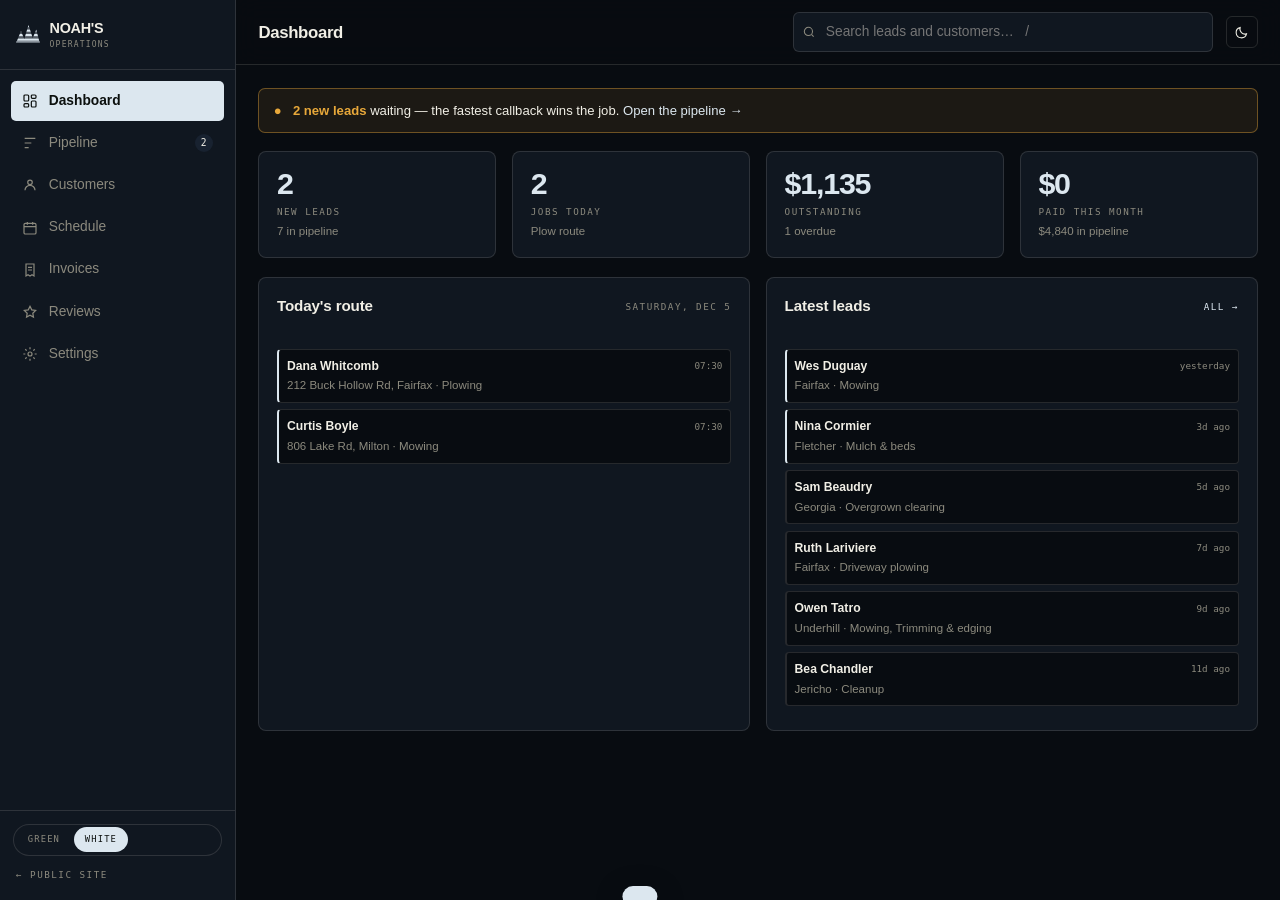
<file: site/admin/index.html>
<!doctype html>
<html lang="en" data-theme="dark" data-season="green">
<head>
<meta charset="utf-8">
<meta name="viewport" content="width=device-width,initial-scale=1">
<title>CRM · Noah's Landscaping &amp; Snowplowing</title>
<meta name="robots" content="noindex,nofollow">
<link rel="stylesheet" href="assets/admin.css">
<link rel="icon" href="data:image/svg+xml,%3Csvg%20xmlns%3D%22http%3A//www.w3.org/2000/svg%22%20viewBox%3D%220%200%2032%2032%22%3E%3Cpath%20d%3D%22M1%2C26%20L10%2C9%20L16%2C22%20L22%2C4%20L31%2C26%20Z%22%20fill%3D%22%235E9E1A%22/%3E%3C/svg%3E">
<script>
(function(){var d=document.documentElement;try{
 d.dataset.theme=localStorage.getItem('noah-theme')||'dark';
 d.dataset.season=localStorage.getItem('noah-season')||'green';}catch(e){}})();
</script>
</head>
<body>
<div class="app">

  <aside class="rail">
    <div class="rail-top">
      <svg viewBox="0 0 96 96" fill="none" aria-hidden="true">
        <defs><clipPath id="cr"><path d="M2,80 L20,36 L33,68 L50,12 L67,64 L81,30 L94,80 Z"/></clipPath></defs>
        <g clip-path="url(#cr)">
          <rect x="0" y="12" width="200" height="9" fill="currentColor"/>
          <rect x="0" y="21" width="200" height="9" fill="currentColor" opacity=".32"/>
          <rect x="0" y="30" width="200" height="9" fill="currentColor"/>
          <rect x="0" y="39" width="200" height="9" fill="currentColor" opacity=".32"/>
          <rect x="0" y="48" width="200" height="9" fill="currentColor"/>
          <rect x="0" y="57" width="200" height="9" fill="currentColor" opacity=".32"/>
          <rect x="0" y="66" width="200" height="9" fill="currentColor"/>
          <rect x="0" y="75" width="200" height="5" fill="currentColor" opacity=".32"/>
        </g>
        <path d="M2,80 L94,80" stroke="currentColor" stroke-width="3.4" stroke-linecap="round"/>
      </svg>
      <div><b>NOAH'S</b><span>Operations</span></div>
    </div>

    <nav>
      <a href="#dashboard" data-view="dashboard"><svg viewBox="0 0 24 24" fill="none" stroke="currentColor" stroke-width="1.8"><rect x="3" y="3" width="7" height="9" rx="1.5"/><rect x="14" y="3" width="7" height="5" rx="1.5"/><rect x="14" y="12" width="7" height="9" rx="1.5"/><rect x="3" y="16" width="7" height="5" rx="1.5"/></svg>Dashboard</a>
      <a href="#leads" data-view="leads"><svg viewBox="0 0 24 24" fill="none" stroke="currentColor" stroke-width="1.8"><path d="M4 5h16M4 12h10M4 19h6"/></svg>Pipeline<span class="cnt" id="c-leads"></span></a>
      <a href="#customers" data-view="customers"><svg viewBox="0 0 24 24" fill="none" stroke="currentColor" stroke-width="1.8"><circle cx="12" cy="8" r="3.4"/><path d="M4.5 20a7.5 7.5 0 0 1 15 0"/></svg>Customers</a>
      <a href="#schedule" data-view="schedule"><svg viewBox="0 0 24 24" fill="none" stroke="currentColor" stroke-width="1.8"><rect x="3" y="5" width="18" height="16" rx="2"/><path d="M3 10h18M8 3v4M16 3v4"/></svg>Schedule</a>
      <a href="#invoices" data-view="invoices"><svg viewBox="0 0 24 24" fill="none" stroke="currentColor" stroke-width="1.8"><path d="M6 3h12v18l-3-2-3 2-3-2-3 2Z"/><path d="M9 8h6M9 12h6"/></svg>Invoices</a>
      <a href="#reviews" data-view="reviews"><svg viewBox="0 0 24 24" fill="none" stroke="currentColor" stroke-width="1.8"><path d="M12 3.5l2.6 5.3 5.9.9-4.3 4.1 1 5.8-5.2-2.7-5.2 2.7 1-5.8L3.5 9.7l5.9-.9Z"/></svg>Reviews</a>
      <a href="#settings" data-view="settings"><svg viewBox="0 0 24 24" fill="none" stroke="currentColor" stroke-width="1.8"><circle cx="12" cy="12" r="3"/><path d="M12 2v3M12 19v3M2 12h3M19 12h3M4.9 4.9l2.1 2.1M17 17l2.1 2.1M19.1 4.9L17 7M7 17l-2.1 2.1"/></svg>Settings</a>
    </nav>

    <div class="rail-foot">
      <div class="seg" role="group" aria-label="Season">
        <button data-season-btn="green" aria-pressed="true">Green</button>
        <button data-season-btn="white" aria-pressed="false">White</button>
      </div>
      <a class="lbl" href="../index.html" style="padding:.3rem .2rem">← Public site</a>
    </div>
  </aside>

  <div class="main">
    <header class="top">
      <button class="ico menu-b" id="menu-b" aria-label="Menu"><svg viewBox="0 0 24 24" fill="none" stroke="currentColor" stroke-width="1.8"><path d="M3 7h18M3 12h18M3 17h18"/></svg></button>
      <h1 id="title">Dashboard</h1>
      <div class="search">
        <svg viewBox="0 0 24 24" fill="none" stroke="currentColor" stroke-width="1.8"><circle cx="11" cy="11" r="7"/><path d="M20 20l-3.5-3.5"/></svg>
        <input id="q" placeholder="Search leads and customers…   /" aria-label="Search">
      </div>
      <button class="ico" id="theme-b" aria-label="Light or dark mode">
        <svg viewBox="0 0 24 24" fill="none" stroke="currentColor" stroke-width="1.7">
          <circle class="i-sun" cx="12" cy="12" r="4.2"/>
          <g class="i-sun" stroke-linecap="round"><path d="M12 2.6v2.2M12 19.2v2.2M2.6 12h2.2M19.2 12h2.2M5.3 5.3l1.6 1.6M17.1 17.1l1.6 1.6M18.7 5.3l-1.6 1.6M6.9 17.1l-1.6 1.6"/></g>
          <path class="i-moon" d="M20 14.2A8.2 8.2 0 0 1 9.8 4 8.4 8.4 0 1 0 20 14.2Z"/>
        </svg>
      </button>
    </header>
    <div class="view" id="view"></div>
  </div>
</div>

<div class="scrim" id="scrim"></div>
<aside class="drawer" id="drawer" aria-label="Details">
  <div class="drawer-h">
    <div><h2 id="drawer-title" style="margin:0;font-size:1.05rem;letter-spacing:-.02em"></h2>
      <p id="drawer-sub" class="lbl" style="margin:.3rem 0 0"></p></div>
    <button class="ico" id="drawer-x" aria-label="Close"><svg viewBox="0 0 24 24" fill="none" stroke="currentColor" stroke-width="1.8"><path d="M6 6l12 12M18 6L6 18"/></svg></button>
  </div>
  <div class="drawer-b" id="drawer-body"></div>
  <div class="drawer-f" id="drawer-foot"></div>
</aside>

<div class="toast" id="toast"></div>
<script type="module" src="assets/admin.js"></script>
</body>
</html>
</file>
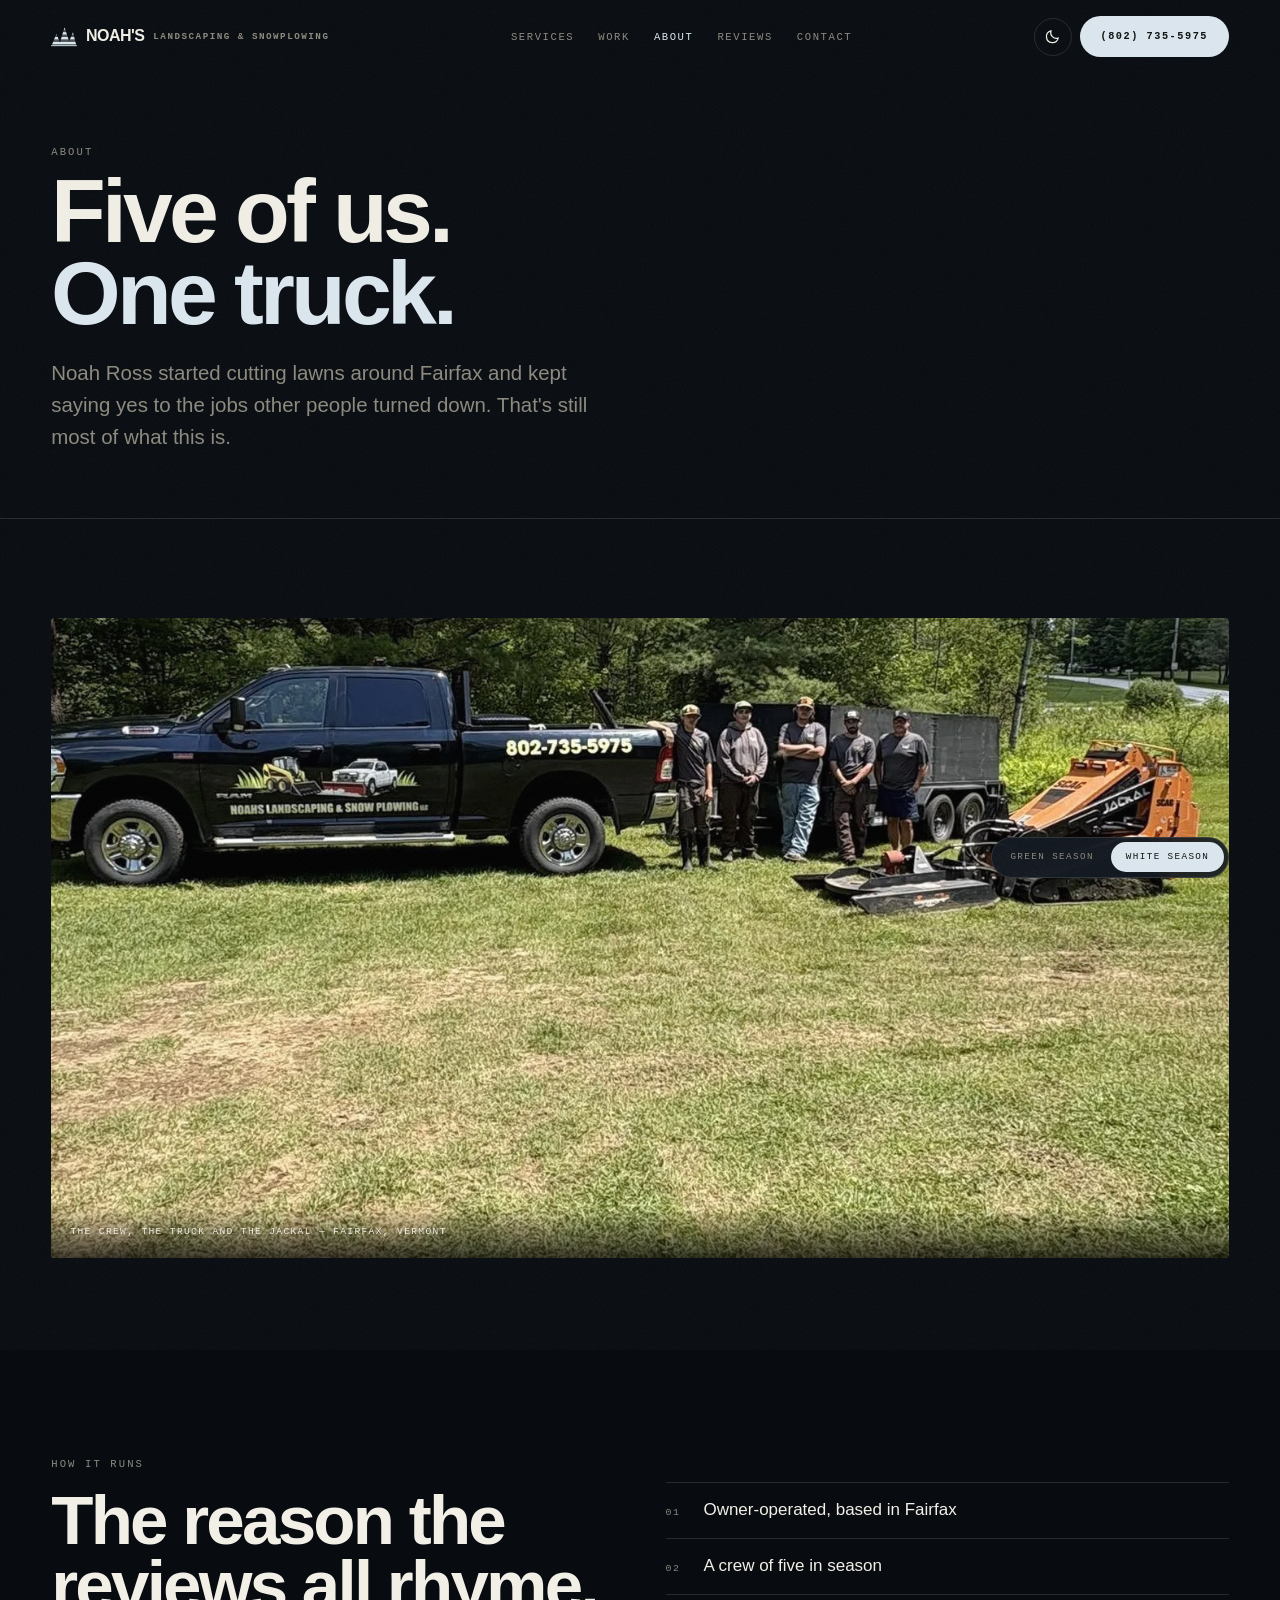
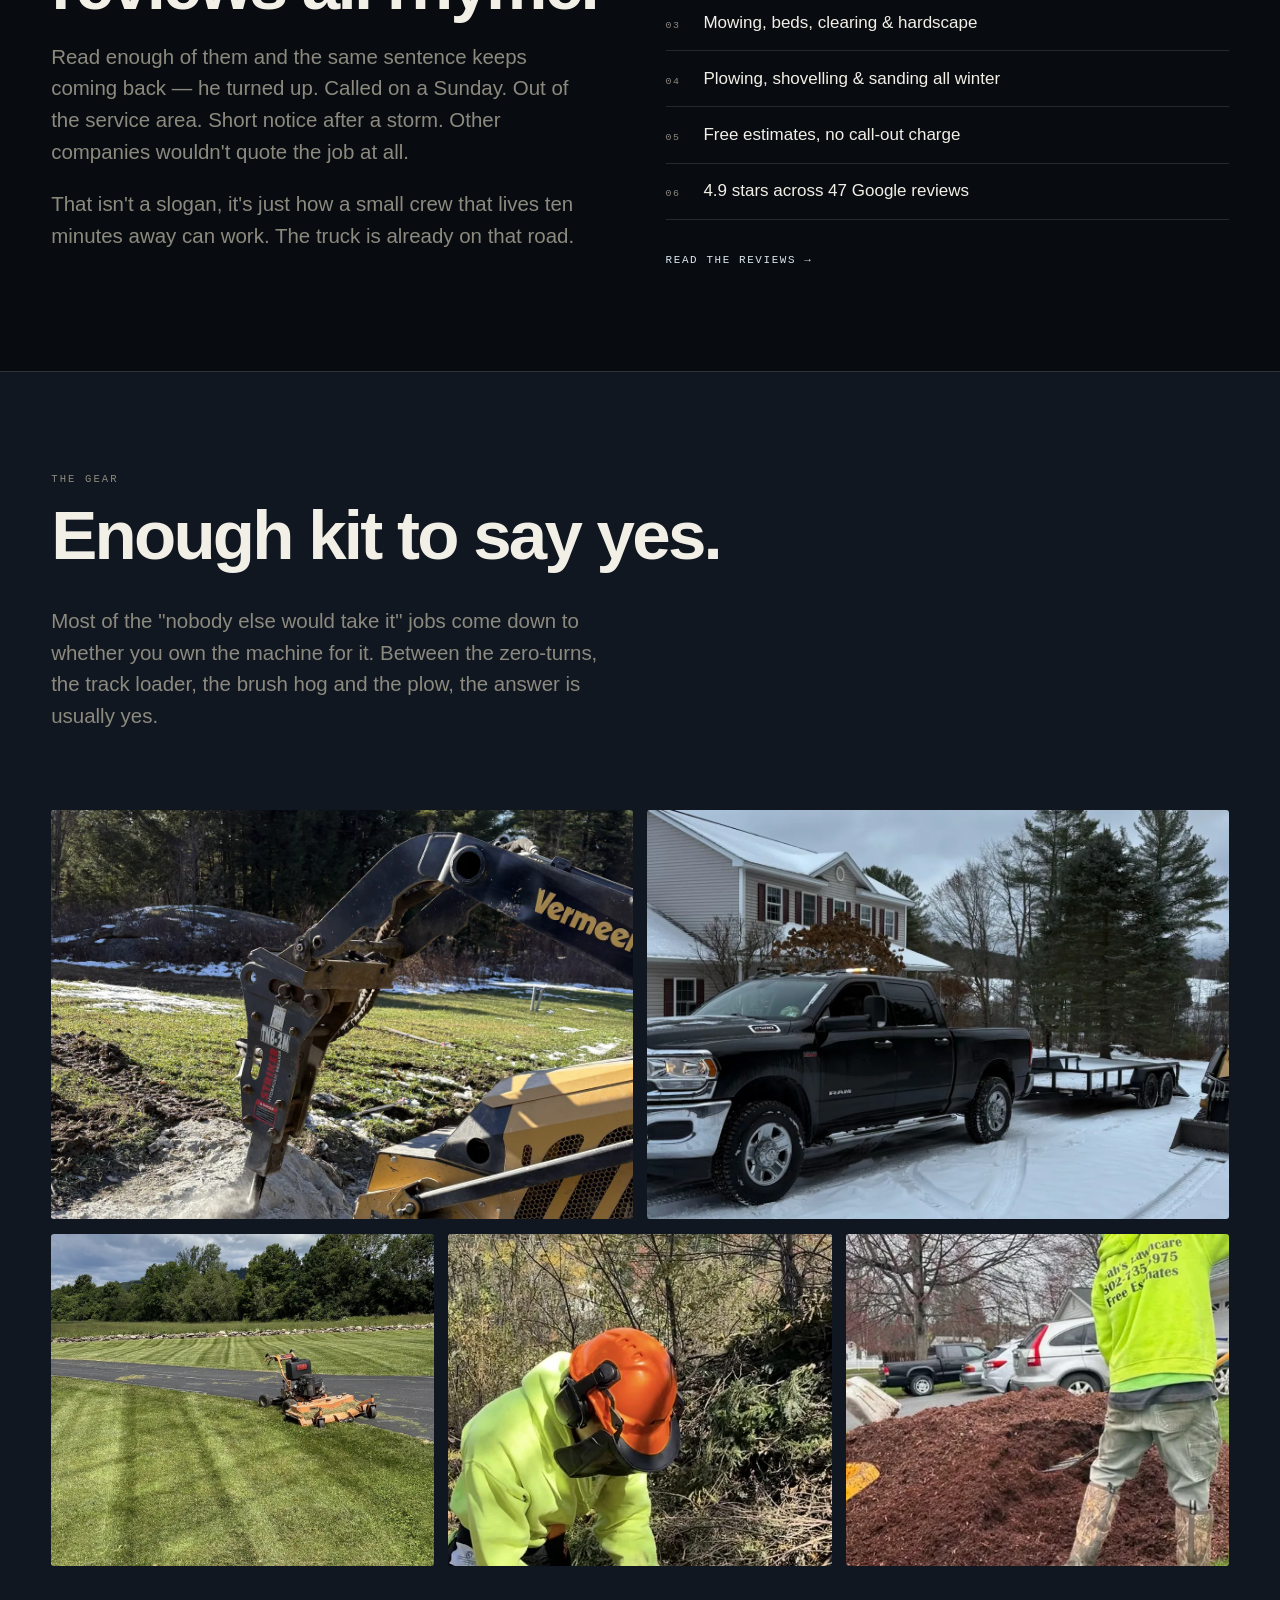
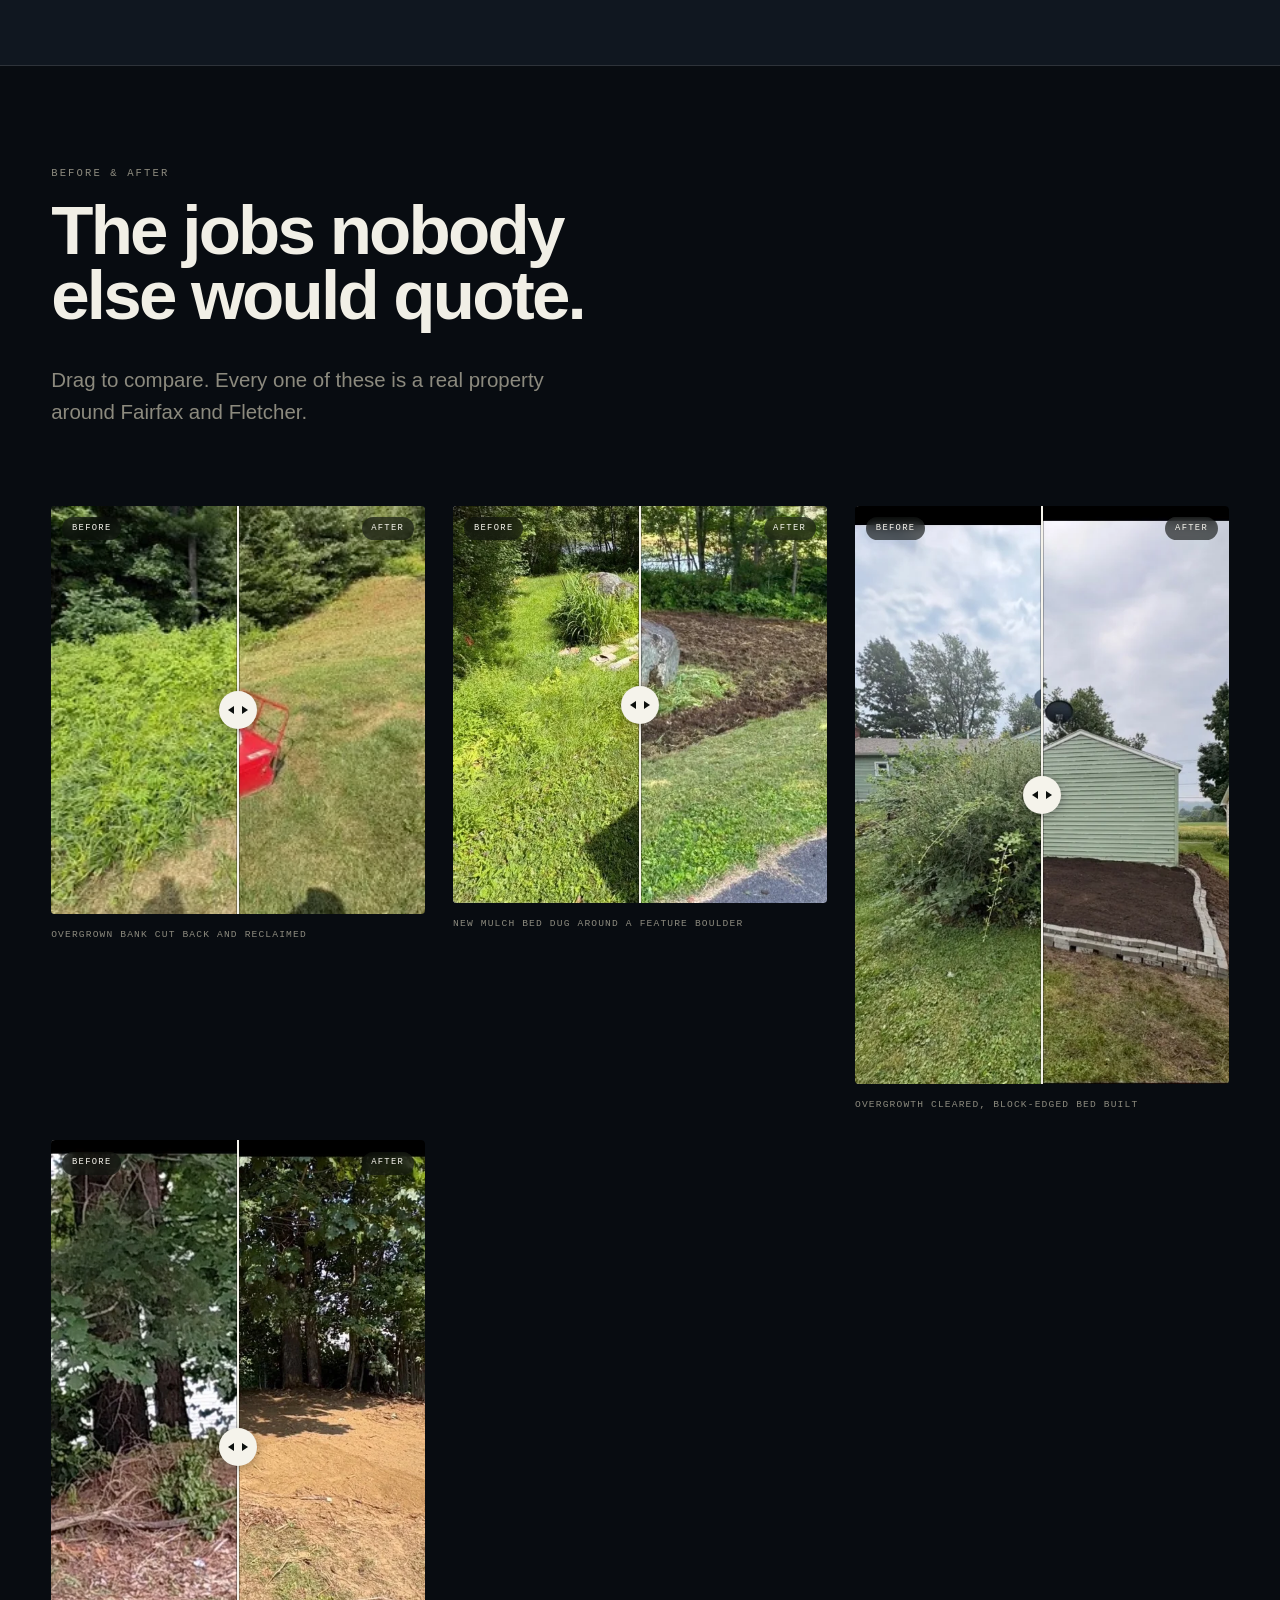
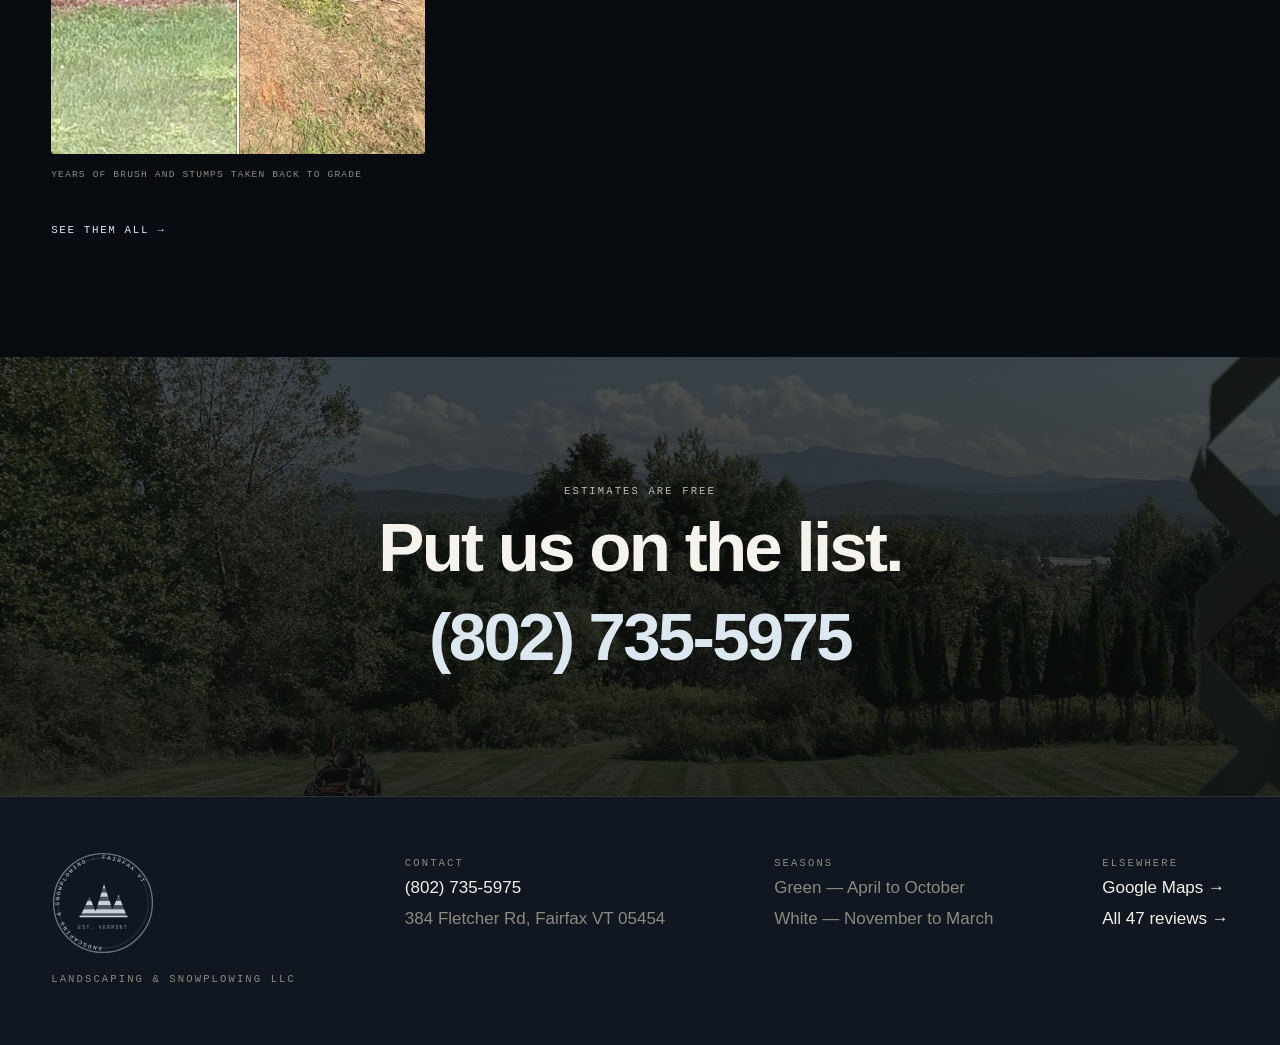
<file: site/about.html>
<!doctype html>
<html lang="en" data-season="green" data-theme="dark">
<head>
<meta charset="utf-8">
<meta name="viewport" content="width=device-width,initial-scale=1">
<title>About · Noah's Landscaping &amp; Snowplowing</title>
<meta name="description" content="Noah Ross started mowing lawns around Fairfax, Vermont and built a five-person crew that works twelve months a year.">
<meta property="og:title" content="About · Noah's Landscaping &amp; Snowplowing">
<meta property="og:description" content="Noah Ross started mowing lawns around Fairfax, Vermont and built a five-person crew that works twelve months a year.">
<meta property="og:image" content="media/hero/hero-poster.webp">
<link rel="stylesheet" href="assets/app.css?v=34ae82dc">
<link rel="icon" href="data:image/svg+xml,%3Csvg%20xmlns%3D%22http%3A//www.w3.org/2000/svg%22%20viewBox%3D%220%200%2032%2032%22%20fill%3D%22none%22%3E%3Cdefs%3E%3CclipPath%20id%3D%22f%22%3E%3Cpath%20d%3D%22M1%2C26%20L10%2C9%20L16%2C22%20L22%2C4%20L31%2C26%20Z%22/%3E%3C/clipPath%3E%3C/defs%3E%3Cg%20clip-path%3D%22url%28%23f%29%22%20fill%3D%22%235E9E1A%22%3E%3Crect%20x%3D%220%22%20y%3D%223%22%20width%3D%2232%22%20height%3D%226%22/%3E%3Crect%20x%3D%220%22%20y%3D%229%22%20width%3D%2232%22%20height%3D%226%22%20opacity%3D%22.33%22/%3E%3Crect%20x%3D%220%22%20y%3D%2215%22%20width%3D%2232%22%20height%3D%226%22/%3E%3Crect%20x%3D%220%22%20y%3D%2221%22%20width%3D%2232%22%20height%3D%225%22%20opacity%3D%22.33%22/%3E%3C/g%3E%3Cpath%20d%3D%22M1%2C28.5%20L31%2C28.5%22%20stroke%3D%22%235E9E1A%22%20stroke-width%3D%222.6%22%20stroke-linecap%3D%22round%22/%3E%3C/svg%3E">
<script>
/* set theme + season before paint so there is no flash */
(function(){var d=document.documentElement;try{
  var t=localStorage.getItem('noah-theme'); if(!t)t=matchMedia('(prefers-color-scheme: light)').matches?'light':'dark';
  d.dataset.theme=t;
  var s=localStorage.getItem('noah-season'); if(!s){var m=new Date().getMonth();s=(m>=10||m<=2)?'white':'green';}
  d.dataset.season=s;
}catch(e){}})();
</script>
</head>
<body data-page="about">
<div class="grain" aria-hidden="true"></div>
<a class="skip" href="#main">Skip to content</a>

<header class="nav">
  <a class="brand" href="index.html"><svg class="brand-mark" xmlns="http://www.w3.org/2000/svg" viewBox="0 0 96 96" fill="none" role="img" aria-label="Noah's — the Green Mountains, mowed">
  <defs><clipPath id="clip-mark"><path d="M2,80 L20,36 L33,68 L50,12 L67,64 L81,30 L94,80 Z"/></clipPath></defs>
  <g clip-path="url(#clip-mark)"><rect x="0" y="12" width="220" height="9" fill="currentColor" opacity="1"/><rect x="0" y="21" width="220" height="9" fill="currentColor" opacity=".32"/><rect x="0" y="30" width="220" height="9" fill="currentColor" opacity="1"/><rect x="0" y="39" width="220" height="9" fill="currentColor" opacity=".32"/><rect x="0" y="48" width="220" height="9" fill="currentColor" opacity="1"/><rect x="0" y="57" width="220" height="9" fill="currentColor" opacity=".32"/><rect x="0" y="66" width="220" height="9" fill="currentColor" opacity="1"/><rect x="0" y="75" width="220" height="5" fill="currentColor" opacity=".32"/></g>
  <path d="M2,80 L94,80" stroke="currentColor" stroke-width="3.4" stroke-linecap="round"/>
</svg><b>NOAH'S</b><span>Landscaping &amp; Snowplowing</span></a>
  <nav class="nav-links" aria-label="Main"><a href="services.html">Services</a><a href="work.html">Work</a><a href="about.html" class="is-on">About</a><a href="reviews.html">Reviews</a><a href="contact.html">Contact</a></nav>
  <div class="nav-tools">
    <button class="icon-btn" id="theme-toggle" aria-label="Switch between light and dark mode">
      <svg viewBox="0 0 24 24" width="17" height="17" fill="none" stroke="currentColor" stroke-width="1.7" aria-hidden="true">
        <circle class="i-sun" cx="12" cy="12" r="4.2"/>
        <g class="i-sun" stroke-linecap="round"><path d="M12 2.6v2.2M12 19.2v2.2M2.6 12h2.2M19.2 12h2.2M5.3 5.3l1.6 1.6M17.1 17.1l1.6 1.6M18.7 5.3l-1.6 1.6M6.9 17.1l-1.6 1.6"/></g>
        <path class="i-moon" d="M20 14.2A8.2 8.2 0 0 1 9.8 4 8.4 8.4 0 1 0 20 14.2Z"/>
      </svg>
    </button>
    <a class="btn" href="tel:+18027355975">(802) 735-5975</a>
    <button class="icon-btn menu-btn" id="menu-toggle" aria-label="Menu" aria-expanded="false">
      <svg viewBox="0 0 24 24" width="18" height="18" fill="none" stroke="currentColor" stroke-width="1.7" aria-hidden="true"><path d="M3 7h18M3 12h18M3 17h18"/></svg>
    </button>
  </div>
</header>
<div class="mobile-menu" id="mobile-menu" hidden><a href="services.html">Services</a><a href="work.html">Work</a><a href="about.html" class="is-on">About</a><a href="reviews.html">Reviews</a><a href="contact.html">Contact</a></div>

<div class="seasons" role="group" aria-label="Choose season">
  <button data-season-btn="green" aria-pressed="true">Green season</button>
  <button data-season-btn="white" aria-pressed="false">White season</button>
</div>

<main id="main">
<section class="phead">
  <div class="wrap">
    <p class="eyebrow rv">About</p>
    <h1 class="h1 split"><span data-line>Five of us.</span><span data-line class="l2">One truck.</span></h1>
    <p class="lede rv d1">Noah Ross started cutting lawns around Fairfax and kept saying yes to the jobs other people turned down. That's still most of what this is.</p>
  </div>
</section>

<section class="sec wrap">
  <figure class="about-hero rv">
    <img src="media/work/crew-team.webp" alt="Noah's crew of five with the branded truck, trailer and track loader on a Vermont lawn">
    <figcaption>The crew, the truck and the Jackal — Fairfax, Vermont</figcaption>
  </figure>
</section>

<section class="sec wrap">
  <div class="panel">
    <div>
      <p class="eyebrow rv">How it runs</p>
      <h2 class="h2 rv d1" style="margin-top:1rem">The reason the<br>reviews all rhyme.</h2>
      <p class="lede rv d2" style="margin-top:1.4rem">Read enough of them and the same sentence keeps coming back — he turned up. Called on a Sunday. Out of the service area. Short notice after a storm. Other companies wouldn't quote the job at all.</p>
      <p class="lede rv d2">That isn't a slogan, it's just how a small crew that lives ten minutes away can work. The truck is already on that road.</p>
    </div>
    <div>
      <ol class="svc rv d1">
        <li><span class="n">01</span><span>Owner-operated, based in Fairfax</span></li>
        <li><span class="n">02</span><span>A crew of five in season</span></li>
        <li><span class="n">03</span><span>Mowing, beds, clearing &amp; hardscape</span></li>
        <li><span class="n">04</span><span>Plowing, shovelling &amp; sanding all winter</span></li>
        <li><span class="n">05</span><span>Free estimates, no call-out charge</span></li>
        <li><span class="n">06</span><span>4.9 stars across 47 Google reviews</span></li>
      </ol>
      <a class="lnk rv d2" href="reviews.html">Read the reviews &rarr;</a>
    </div>
  </div>
</section>

<section class="sec wrap alt-band">
  <div class="sec-head">
    <p class="eyebrow rv">The gear</p>
    <h2 class="h2 rv d1">Enough kit to say yes.</h2>
    <p class="lede rv d2">Most of the "nobody else would take it" jobs come down to whether you own the machine for it. Between the zero-turns, the track loader, the brush hog and the plow, the answer is usually yes.</p>
  </div>
  <div class="work">
    <figure class="tile c6 h-md rv"><img src="media/work/craft-machine.webp" loading="lazy" alt="Compact track loader with attachment on a job site"><figcaption>Track loader &amp; attachments</figcaption></figure>
    <figure class="tile c6 h-md rv d1"><img src="media/work/winter-truck.webp" loading="lazy" alt="Plow truck in a snow-covered driveway"><figcaption>Plow truck</figcaption></figure>
    <figure class="tile c4 h-sm rv"><img src="media/work/green-stripes.webp" loading="lazy" alt="Zero-turn mower cutting stripes"><figcaption>Zero-turns</figcaption></figure>
    <figure class="tile c4 h-sm rv d1"><img src="media/work/craft-saw.webp" loading="lazy" alt="Crew member cutting brush with a chainsaw"><figcaption>Saws &amp; brush kit</figcaption></figure>
    <figure class="tile c4 h-sm rv d2"><img src="media/work/crew-mulch.webp" loading="lazy" alt="Crew spreading mulch from a wheelbarrow"><figcaption>The bit no machine does</figcaption></figure>
  </div>
</section>

<section class="sec wrap">
  <div class="sec-head">
    <p class="eyebrow rv">Before &amp; after</p>
    <h2 class="h2 rv d1">The jobs nobody<br>else would quote.</h2>
    <p class="lede rv d2">Drag to compare. Every one of these is a real property around Fairfax and Fletcher.</p>
  </div>
  <div class="ba-grid"><figure class="ba rv" data-ba tabindex="0" aria-label="Before and after: Overgrown bank cut back and reclaimed. Drag or use arrow keys to compare."><div class="ba-stage" style="aspect-ratio:278/304"><img class="ba-after"  src="media/ba/overgrown-bank-after.webp"  alt="After — Overgrown bank cut back and reclaimed" loading="lazy"><div class="ba-clip"><img class="ba-before" src="media/ba/overgrown-bank-before.webp" alt="Before — Overgrown bank cut back and reclaimed" loading="lazy"></div><span class="ba-tag ba-tag-b">Before</span><span class="ba-tag ba-tag-a">After</span><span class="ba-handle" aria-hidden="true"><i></i></span><input class="ba-range" type="range" min="0" max="100" value="50" aria-label="Reveal amount"></div><figcaption>Overgrown bank cut back and reclaimed</figcaption></figure>
<figure class="ba rv" data-ba tabindex="0" aria-label="Before and after: New mulch bed dug around a feature boulder. Drag or use arrow keys to compare."><div class="ba-stage" style="aspect-ratio:561/597"><img class="ba-after"  src="media/ba/boulder-bed-after.webp"  alt="After — New mulch bed dug around a feature boulder" loading="lazy"><div class="ba-clip"><img class="ba-before" src="media/ba/boulder-bed-before.webp" alt="Before — New mulch bed dug around a feature boulder" loading="lazy"></div><span class="ba-tag ba-tag-b">Before</span><span class="ba-tag ba-tag-a">After</span><span class="ba-handle" aria-hidden="true"><i></i></span><input class="ba-range" type="range" min="0" max="100" value="50" aria-label="Reveal amount"></div><figcaption>New mulch bed dug around a feature boulder</figcaption></figure>
<figure class="ba rv" data-ba tabindex="0" aria-label="Before and after: Overgrowth cleared, block-edged bed built. Drag or use arrow keys to compare."><div class="ba-stage" style="aspect-ratio:548/848"><img class="ba-after"  src="media/ba/foundation-bed-after.webp"  alt="After — Overgrowth cleared, block-edged bed built" loading="lazy"><div class="ba-clip"><img class="ba-before" src="media/ba/foundation-bed-before.webp" alt="Before — Overgrowth cleared, block-edged bed built" loading="lazy"></div><span class="ba-tag ba-tag-b">Before</span><span class="ba-tag ba-tag-a">After</span><span class="ba-handle" aria-hidden="true"><i></i></span><input class="ba-range" type="range" min="0" max="100" value="50" aria-label="Reveal amount"></div><figcaption>Overgrowth cleared, block-edged bed built</figcaption></figure>
<figure class="ba rv" data-ba tabindex="0" aria-label="Before and after: Years of brush and stumps taken back to grade. Drag or use arrow keys to compare."><div class="ba-stage" style="aspect-ratio:549/902"><img class="ba-after"  src="media/ba/brush-clearing-after.webp"  alt="After — Years of brush and stumps taken back to grade" loading="lazy"><div class="ba-clip"><img class="ba-before" src="media/ba/brush-clearing-before.webp" alt="Before — Years of brush and stumps taken back to grade" loading="lazy"></div><span class="ba-tag ba-tag-b">Before</span><span class="ba-tag ba-tag-a">After</span><span class="ba-handle" aria-hidden="true"><i></i></span><input class="ba-range" type="range" min="0" max="100" value="50" aria-label="Reveal amount"></div><figcaption>Years of brush and stumps taken back to grade</figcaption></figure></div>
  <p class="rv" style="margin-top:2rem"><a class="lnk" href="work.html">See them all &rarr;</a></p>
</section>

<section class="cta">
  <div class="cta-bg"><img src="media/work/green-vista.webp" alt=""></div>
  <div class="wrap">
    <p class="eyebrow rv">Estimates are free</p>
    <h2 class="h2 rv d1">Put us on the list.</h2>
    <a class="phone rv d2" href="tel:+18027355975">(802) 735-5975</a>
  </div>
</section>

</main>

<footer class="foot">
  <div class="wrap foot-grid">
    <div>
      <svg class="foot-badge" xmlns="http://www.w3.org/2000/svg" viewBox="0 0 200 200" fill="none" role="img" aria-label="Noah's Landscaping and Snowplowing, Fairfax Vermont">
  <defs>
    <clipPath id="clip-badge"><path d="M56,126 L74,88 L86,116 L102,64 L118,112 L130,84 L146,126 Z"/></clipPath>
    <path id="arc-badge" d="M100,184 A84,84 0 1,1 100.1,184"/>
  </defs>
  <circle cx="100" cy="100" r="95" stroke="currentColor" stroke-width="2.5" opacity=".5"/>
  <circle cx="100" cy="100" r="87" stroke="currentColor" stroke-width="1" opacity=".28"/>
  <g clip-path="url(#clip-badge)"><rect x="0" y="64" width="220" height="8" fill="currentColor" opacity="1"/><rect x="0" y="72" width="220" height="8" fill="currentColor" opacity=".32"/><rect x="0" y="80" width="220" height="8" fill="currentColor" opacity="1"/><rect x="0" y="88" width="220" height="8" fill="currentColor" opacity=".32"/><rect x="0" y="96" width="220" height="8" fill="currentColor" opacity="1"/><rect x="0" y="104" width="220" height="8" fill="currentColor" opacity=".32"/><rect x="0" y="112" width="220" height="8" fill="currentColor" opacity="1"/><rect x="0" y="120" width="220" height="6" fill="currentColor" opacity=".32"/></g>
  <path d="M56,126 L146,126" stroke="currentColor" stroke-width="3.2" stroke-linecap="round"/>
  <text font-family="ui-monospace,SFMono-Regular,Menlo,monospace" font-size="11" letter-spacing="3" fill="currentColor">
    <textPath href="#arc-badge" startOffset="25%" text-anchor="middle">NOAH'S · LANDSCAPING &amp; SNOWPLOWING · FAIRFAX VT</textPath>
  </text>
  <text x="100" y="150" text-anchor="middle" font-family="ui-monospace,SFMono-Regular,Menlo,monospace"
        font-size="9" letter-spacing="2.6" fill="currentColor" opacity=".72">EST. VERMONT</text>
</svg>
      <p class="eyebrow" style="margin-top:1rem">Landscaping &amp; Snowplowing LLC</p>
    </div>
    <div>
      <p class="eyebrow foot-h">Contact</p>
      <p><a href="tel:+18027355975">(802) 735-5975</a></p>
      <p class="dim">384 Fletcher Rd, Fairfax VT 05454</p>
    </div>
    <div>
      <p class="eyebrow foot-h">Seasons</p>
      <p class="dim">Green — April to October</p>
      <p class="dim">White — November to March</p>
    </div>
    <div>
      <p class="eyebrow foot-h">Elsewhere</p>
      <p><a href="https://www.google.com/maps/place/?q=place_id:ChIJpdoFAWQN3awR_P-K7BiMyyY" target="_blank" rel="noopener">Google Maps →</a></p>
      <p><a href="reviews.html">All 47 reviews →</a></p>
    </div>
  </div>
</footer>

<script src="assets/app.js?v=5225c7ff"></script>
</body>
</html>
</file>
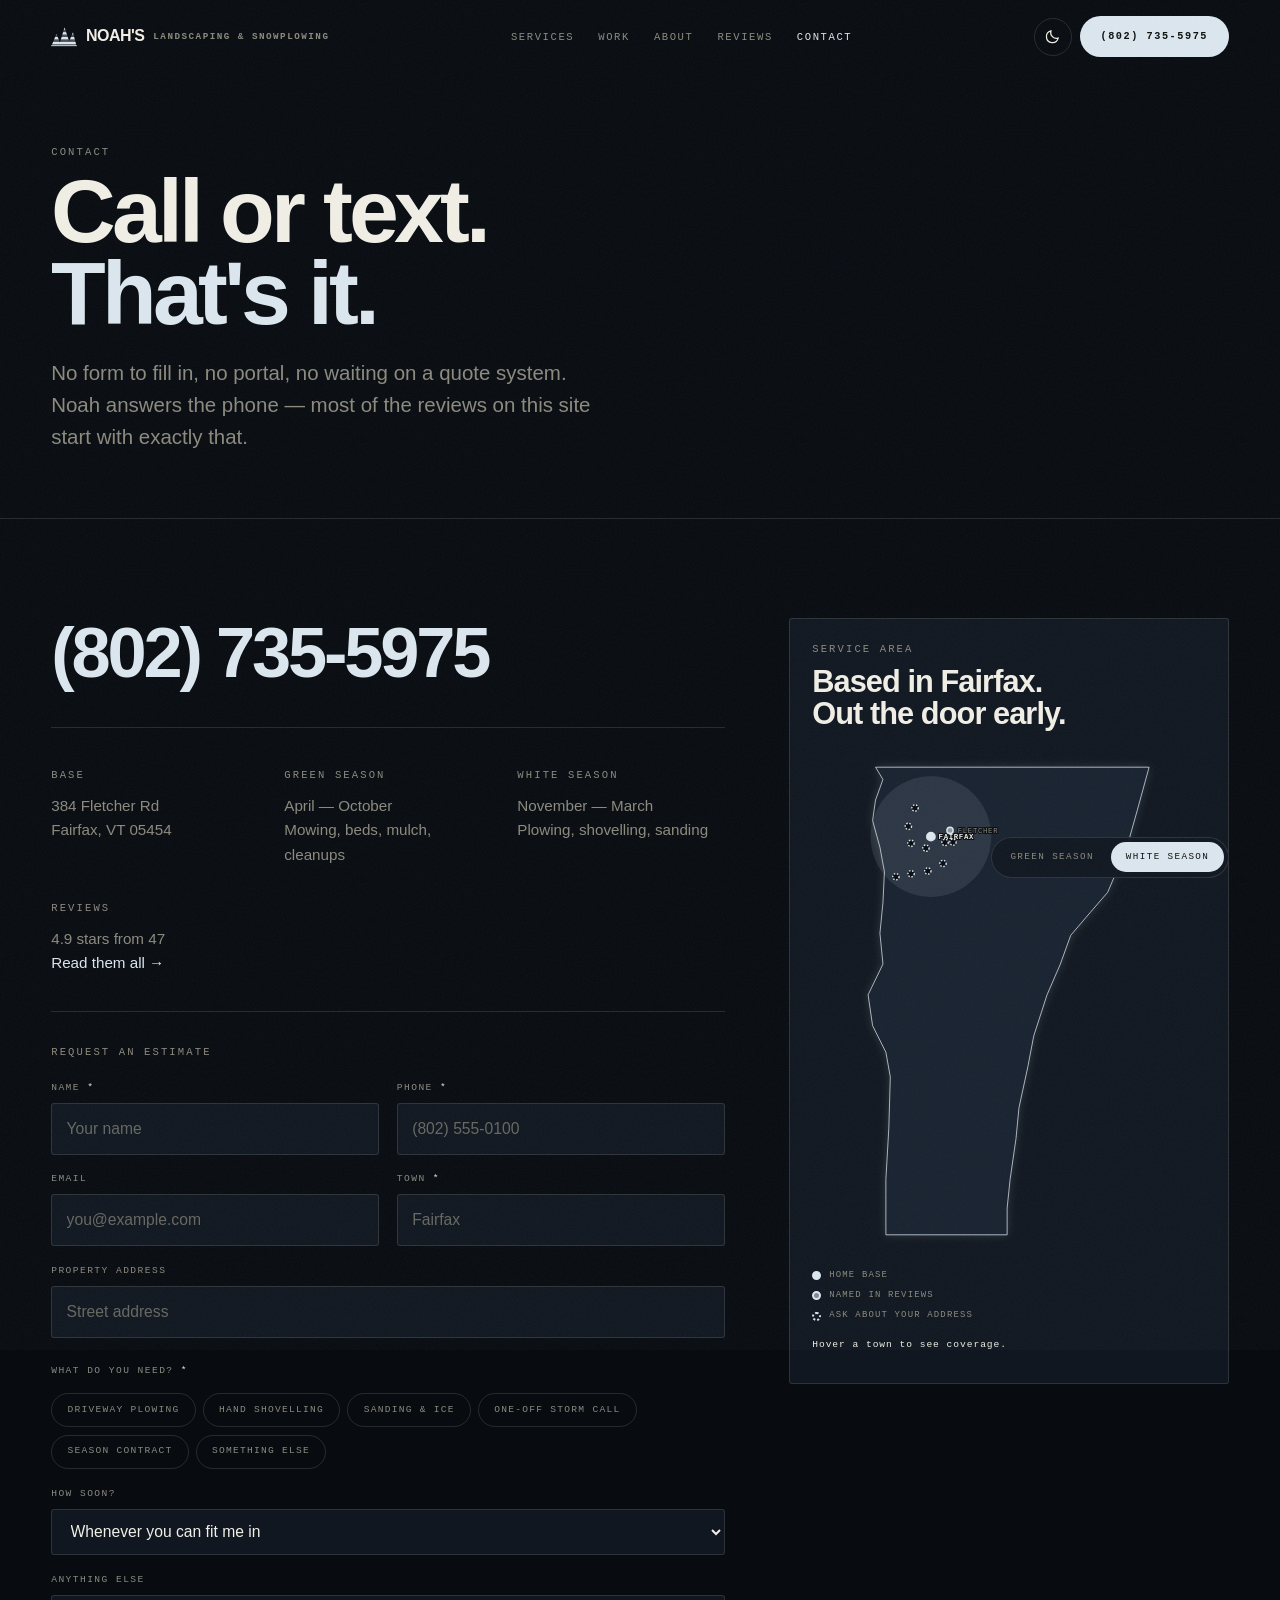
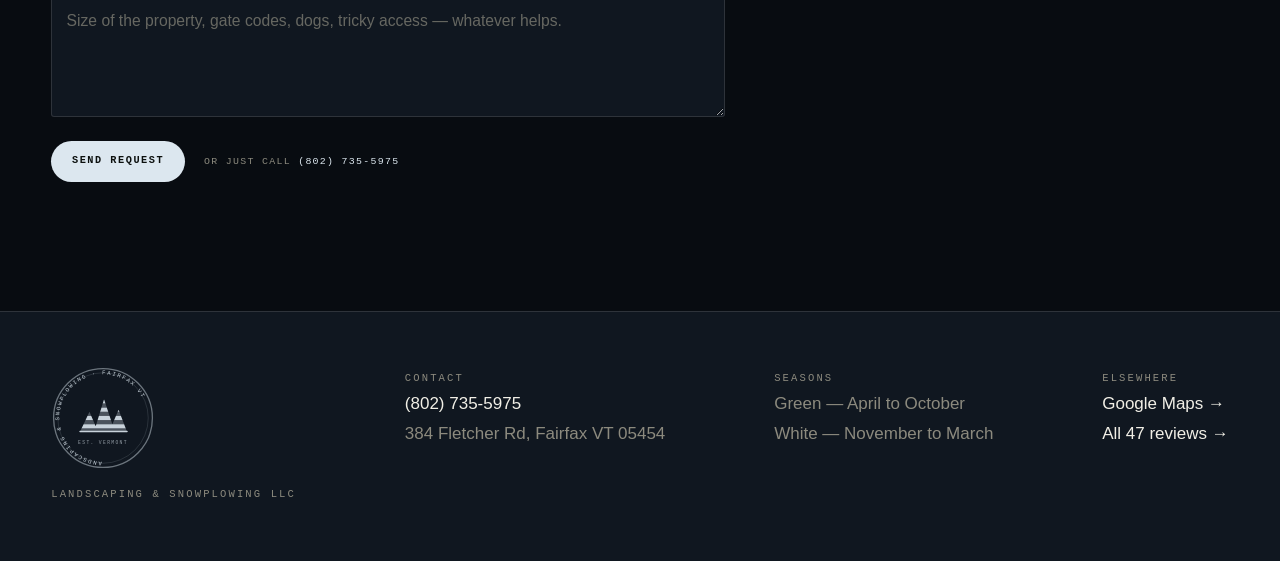
<file: site/contact.html>
<!doctype html>
<html lang="en" data-season="green" data-theme="dark">
<head>
<meta charset="utf-8">
<meta name="viewport" content="width=device-width,initial-scale=1">
<title>Contact · Noah's Landscaping &amp; Snowplowing</title>
<meta name="description" content="Free estimates. Call or text (802) 735-5975. Based at 384 Fletcher Rd, Fairfax VT.">
<meta property="og:title" content="Contact · Noah's Landscaping &amp; Snowplowing">
<meta property="og:description" content="Free estimates. Call or text (802) 735-5975. Based at 384 Fletcher Rd, Fairfax VT.">
<meta property="og:image" content="media/hero/hero-poster.webp">
<link rel="stylesheet" href="assets/app.css?v=34ae82dc">
<link rel="icon" href="data:image/svg+xml,%3Csvg%20xmlns%3D%22http%3A//www.w3.org/2000/svg%22%20viewBox%3D%220%200%2032%2032%22%20fill%3D%22none%22%3E%3Cdefs%3E%3CclipPath%20id%3D%22f%22%3E%3Cpath%20d%3D%22M1%2C26%20L10%2C9%20L16%2C22%20L22%2C4%20L31%2C26%20Z%22/%3E%3C/clipPath%3E%3C/defs%3E%3Cg%20clip-path%3D%22url%28%23f%29%22%20fill%3D%22%235E9E1A%22%3E%3Crect%20x%3D%220%22%20y%3D%223%22%20width%3D%2232%22%20height%3D%226%22/%3E%3Crect%20x%3D%220%22%20y%3D%229%22%20width%3D%2232%22%20height%3D%226%22%20opacity%3D%22.33%22/%3E%3Crect%20x%3D%220%22%20y%3D%2215%22%20width%3D%2232%22%20height%3D%226%22/%3E%3Crect%20x%3D%220%22%20y%3D%2221%22%20width%3D%2232%22%20height%3D%225%22%20opacity%3D%22.33%22/%3E%3C/g%3E%3Cpath%20d%3D%22M1%2C28.5%20L31%2C28.5%22%20stroke%3D%22%235E9E1A%22%20stroke-width%3D%222.6%22%20stroke-linecap%3D%22round%22/%3E%3C/svg%3E">
<script>
/* set theme + season before paint so there is no flash */
(function(){var d=document.documentElement;try{
  var t=localStorage.getItem('noah-theme'); if(!t)t=matchMedia('(prefers-color-scheme: light)').matches?'light':'dark';
  d.dataset.theme=t;
  var s=localStorage.getItem('noah-season'); if(!s){var m=new Date().getMonth();s=(m>=10||m<=2)?'white':'green';}
  d.dataset.season=s;
}catch(e){}})();
</script>
</head>
<body data-page="contact">
<div class="grain" aria-hidden="true"></div>
<a class="skip" href="#main">Skip to content</a>

<header class="nav">
  <a class="brand" href="index.html"><svg class="brand-mark" xmlns="http://www.w3.org/2000/svg" viewBox="0 0 96 96" fill="none" role="img" aria-label="Noah's — the Green Mountains, mowed">
  <defs><clipPath id="clip-mark"><path d="M2,80 L20,36 L33,68 L50,12 L67,64 L81,30 L94,80 Z"/></clipPath></defs>
  <g clip-path="url(#clip-mark)"><rect x="0" y="12" width="220" height="9" fill="currentColor" opacity="1"/><rect x="0" y="21" width="220" height="9" fill="currentColor" opacity=".32"/><rect x="0" y="30" width="220" height="9" fill="currentColor" opacity="1"/><rect x="0" y="39" width="220" height="9" fill="currentColor" opacity=".32"/><rect x="0" y="48" width="220" height="9" fill="currentColor" opacity="1"/><rect x="0" y="57" width="220" height="9" fill="currentColor" opacity=".32"/><rect x="0" y="66" width="220" height="9" fill="currentColor" opacity="1"/><rect x="0" y="75" width="220" height="5" fill="currentColor" opacity=".32"/></g>
  <path d="M2,80 L94,80" stroke="currentColor" stroke-width="3.4" stroke-linecap="round"/>
</svg><b>NOAH'S</b><span>Landscaping &amp; Snowplowing</span></a>
  <nav class="nav-links" aria-label="Main"><a href="services.html">Services</a><a href="work.html">Work</a><a href="about.html">About</a><a href="reviews.html">Reviews</a><a href="contact.html" class="is-on">Contact</a></nav>
  <div class="nav-tools">
    <button class="icon-btn" id="theme-toggle" aria-label="Switch between light and dark mode">
      <svg viewBox="0 0 24 24" width="17" height="17" fill="none" stroke="currentColor" stroke-width="1.7" aria-hidden="true">
        <circle class="i-sun" cx="12" cy="12" r="4.2"/>
        <g class="i-sun" stroke-linecap="round"><path d="M12 2.6v2.2M12 19.2v2.2M2.6 12h2.2M19.2 12h2.2M5.3 5.3l1.6 1.6M17.1 17.1l1.6 1.6M18.7 5.3l-1.6 1.6M6.9 17.1l-1.6 1.6"/></g>
        <path class="i-moon" d="M20 14.2A8.2 8.2 0 0 1 9.8 4 8.4 8.4 0 1 0 20 14.2Z"/>
      </svg>
    </button>
    <a class="btn" href="tel:+18027355975">(802) 735-5975</a>
    <button class="icon-btn menu-btn" id="menu-toggle" aria-label="Menu" aria-expanded="false">
      <svg viewBox="0 0 24 24" width="18" height="18" fill="none" stroke="currentColor" stroke-width="1.7" aria-hidden="true"><path d="M3 7h18M3 12h18M3 17h18"/></svg>
    </button>
  </div>
</header>
<div class="mobile-menu" id="mobile-menu" hidden><a href="services.html">Services</a><a href="work.html">Work</a><a href="about.html">About</a><a href="reviews.html">Reviews</a><a href="contact.html" class="is-on">Contact</a></div>

<div class="seasons" role="group" aria-label="Choose season">
  <button data-season-btn="green" aria-pressed="true">Green season</button>
  <button data-season-btn="white" aria-pressed="false">White season</button>
</div>

<main id="main">
<section class="phead">
  <div class="wrap">
    <p class="eyebrow rv">Contact</p>
    <h1 class="h1 split"><span data-line>Call or text.</span><span data-line class="l2">That's it.</span></h1>
    <p class="lede rv d1">No form to fill in, no portal, no waiting on a quote system. Noah answers the phone — most of the reviews on this site start with exactly that.</p>
  </div>
</section>

<section class="sec wrap">
  <div class="contact-grid">
    <div>
      <a class="phone-xl rv" href="tel:+18027355975">(802) 735-5975</a>
      <div class="detail-list rv d1">
        <div class="detail"><span class="eyebrow">Base</span><p>384 Fletcher Rd<br>Fairfax, VT 05454</p></div>
        <div class="detail"><span class="eyebrow">Green season</span><p>April — October<br>Mowing, beds, mulch, cleanups</p></div>
        <div class="detail"><span class="eyebrow">White season</span><p>November — March<br>Plowing, shovelling, sanding</p></div>
        <div class="detail"><span class="eyebrow">Reviews</span><p>4.9 stars from 47<br><a href="reviews.html">Read them all →</a></p></div>
      </div>

      <form class="form rv d2" id="estimate-form" novalidate>
        <p class="eyebrow form-h">Request an estimate</p>
        <div class="f-row">
          <label class="field"><span>Name <i>*</i></span>
            <input name="name" required autocomplete="name" placeholder="Your name"></label>
          <label class="field"><span>Phone <i>*</i></span>
            <input name="phone" type="tel" required autocomplete="tel" placeholder="(802) 555-0100"></label>
        </div>
        <div class="f-row">
          <label class="field"><span>Email</span>
            <input name="email" type="email" autocomplete="email" placeholder="you@example.com"></label>
          <label class="field"><span>Town <i>*</i></span>
            <input name="town" required list="towns" placeholder="Fairfax">
            <datalist id="towns"><option>Fairfax</option><option>Fletcher</option><option>Cambridge</option><option>Georgia</option><option>Westford</option><option>Milton</option><option>St. Albans</option><option>Underhill</option><option>Jeffersonville</option><option>Jericho</option><option>Essex</option><option>Burlington</option></datalist></label>
        </div>
        <label class="field"><span>Property address</span>
          <input name="address" autocomplete="street-address" placeholder="Street address"></label>

        <fieldset class="field chips-field">
          <legend><span>What do you need? <i>*</i></span></legend>
          <div class="pickers" data-when="green">
            <label class="pick"><input type="checkbox" name="services" value="Mowing"><span>Mowing</span></label>
            <label class="pick"><input type="checkbox" name="services" value="Trimming &amp; edging"><span>Trimming &amp; edging</span></label>
            <label class="pick"><input type="checkbox" name="services" value="Mulch &amp; beds"><span>Mulch &amp; beds</span></label>
            <label class="pick"><input type="checkbox" name="services" value="Cleanup"><span>Spring/fall cleanup</span></label>
            <label class="pick"><input type="checkbox" name="services" value="Overgrown clearing"><span>Overgrown clearing</span></label>
            <label class="pick"><input type="checkbox" name="services" value="Other"><span>Something else</span></label>
          </div>
          <div class="pickers" data-when="white" hidden>
            <label class="pick"><input type="checkbox" name="services" value="Driveway plowing"><span>Driveway plowing</span></label>
            <label class="pick"><input type="checkbox" name="services" value="Shovelling"><span>Hand shovelling</span></label>
            <label class="pick"><input type="checkbox" name="services" value="Sanding"><span>Sanding &amp; ice</span></label>
            <label class="pick"><input type="checkbox" name="services" value="Storm call"><span>One-off storm call</span></label>
            <label class="pick"><input type="checkbox" name="services" value="Season contract"><span>Season contract</span></label>
            <label class="pick"><input type="checkbox" name="services" value="Other"><span>Something else</span></label>
          </div>
        </fieldset>

        <label class="field"><span>How soon?</span>
          <select name="urgency">
            <option value="Flexible">Whenever you can fit me in</option>
            <option value="This week">This week</option>
            <option value="Urgent">Urgent — as soon as possible</option>
            <option value="Next season">Booking ahead for next season</option>
          </select></label>

        <label class="field"><span>Anything else</span>
          <textarea name="message" rows="4" placeholder="Size of the property, gate codes, dogs, tricky access — whatever helps."></textarea></label>

        <input type="text" name="company" class="hp" tabindex="-1" autocomplete="off" aria-hidden="true">

        <div class="f-actions">
          <button class="btn" type="submit">Send request</button>
          <span class="f-alt">or just call <a href="tel:+18027355975">(802) 735-5975</a></span>
        </div>
        <p class="f-status" id="form-status" role="status" aria-live="polite"></p>
      </form>

    </div>
    <div class="map-panel rv d1">
      <p class="eyebrow">Service area</p>
      <h2 class="h3">Based in Fairfax.<br>Out the door early.</h2>
      <svg class="vtmap" viewBox="0 0 460 720" role="img" aria-label="Map of Vermont showing Noah's service area">
  <defs><filter id="mglow"><feGaussianBlur stdDeviation="7" result="b"/><feMerge><feMergeNode in="b"/><feMergeNode in="SourceGraphic"/></feMerge></filter></defs>
  <path class="vt-shadow" d="M39.9,26.0 L430.7,26.0 L413.8,87.5 L399.0,140.3 L371.5,204.7 L346.2,234.0 L318.7,266.2 L303.9,307.3 L284.9,351.2 L265.9,409.8 L257.5,453.8 L244.8,512.4 L240.6,556.3 L232.1,614.9 L227.9,655.9 L227.9,694.0 L54.7,694.0 L54.7,614.9 L58.9,541.6 L61.0,468.4 L54.7,433.2 L35.7,395.2 L29.3,351.2 L50.5,307.3 L46.2,263.3 L50.5,219.4 L52.6,175.4 L46.2,140.3 L35.7,102.2 L39.9,72.9 L50.5,43.6 Z"/>
  <path class="vt-fill" d="M39.9,26.0 L430.7,26.0 L413.8,87.5 L399.0,140.3 L371.5,204.7 L346.2,234.0 L318.7,266.2 L303.9,307.3 L284.9,351.2 L265.9,409.8 L257.5,453.8 L244.8,512.4 L240.6,556.3 L232.1,614.9 L227.9,655.9 L227.9,694.0 L54.7,694.0 L54.7,614.9 L58.9,541.6 L61.0,468.4 L54.7,433.2 L35.7,395.2 L29.3,351.2 L50.5,307.3 L46.2,263.3 L50.5,219.4 L52.6,175.4 L46.2,140.3 L35.7,102.2 L39.9,72.9 L50.5,43.6 Z"/>
  <circle class="vt-radius" cx="119.0" cy="125.2" r="86.1"/>
  <path class="vt-stroke" d="M39.9,26.0 L430.7,26.0 L413.8,87.5 L399.0,140.3 L371.5,204.7 L346.2,234.0 L318.7,266.2 L303.9,307.3 L284.9,351.2 L265.9,409.8 L257.5,453.8 L244.8,512.4 L240.6,556.3 L232.1,614.9 L227.9,655.9 L227.9,694.0 L54.7,694.0 L54.7,614.9 L58.9,541.6 L61.0,468.4 L54.7,433.2 L35.7,395.2 L29.3,351.2 L50.5,307.3 L46.2,263.3 L50.5,219.4 L52.6,175.4 L46.2,140.3 L35.7,102.2 L39.9,72.9 L50.5,43.6 Z"/>
  <g class="pin pin--base" data-town="Fairfax" data-note="Home base — 384 Fletcher Rd" tabindex="0" role="button" aria-label="Fairfax — Home base — 384 Fletcher Rd" style="--d:0ms" transform="translate(119.0,125.2)"><circle class="pin-halo" r="15"/><circle class="pin-dot" r="6"/><text class="pin-label" x="11" y="4" text-anchor="start">Fairfax</text></g><g class="pin pin--core" data-town="Fletcher" data-note="Named in customer reviews" tabindex="0" role="button" aria-label="Fletcher — Named in customer reviews" style="--d:45ms" transform="translate(146.3,116.3)"><circle class="pin-halo" r="15"/><circle class="pin-dot" r="4.5"/><text class="pin-label" x="11" y="4" text-anchor="start">Fletcher</text></g><g class="pin pin--ask" data-town="Cambridge" data-note="Ask about your address" tabindex="0" role="button" aria-label="Cambridge — Ask about your address" style="--d:90ms" transform="translate(139.2,133.5)"><circle class="pin-halo" r="15"/><circle class="pin-dot" r="4.5"/><text class="pin-label" x="11" y="4" text-anchor="start">Cambridge</text></g><g class="pin pin--ask" data-town="Georgia" data-note="Ask about your address" tabindex="0" role="button" aria-label="Georgia — Ask about your address" style="--d:135ms" transform="translate(86.8,110.5)"><circle class="pin-halo" r="15"/><circle class="pin-dot" r="4.5"/><text class="pin-label" x="11" y="4" text-anchor="start">Georgia</text></g><g class="pin pin--ask" data-town="Westford" data-note="Ask about your address" tabindex="0" role="button" aria-label="Westford — Ask about your address" style="--d:180ms" transform="translate(111.9,141.6)"><circle class="pin-halo" r="15"/><circle class="pin-dot" r="4.5"/><text class="pin-label" x="11" y="4" text-anchor="start">Westford</text></g><g class="pin pin--ask" data-town="Milton" data-note="Ask about your address" tabindex="0" role="button" aria-label="Milton — Ask about your address" style="--d:225ms" transform="translate(90.5,134.7)"><circle class="pin-halo" r="15"/><circle class="pin-dot" r="4.5"/><text class="pin-label" x="11" y="4" text-anchor="start">Milton</text></g><g class="pin pin--ask" data-town="St. Albans" data-note="Ask about your address" tabindex="0" role="button" aria-label="St. Albans — Ask about your address" style="--d:270ms" transform="translate(96.3,84.3)"><circle class="pin-halo" r="15"/><circle class="pin-dot" r="4.5"/><text class="pin-label" x="11" y="4" text-anchor="start">St. Albans</text></g><g class="pin pin--ask" data-town="Underhill" data-note="Ask about your address" tabindex="0" role="button" aria-label="Underhill — Ask about your address" style="--d:315ms" transform="translate(136.3,163.5)"><circle class="pin-halo" r="15"/><circle class="pin-dot" r="4.5"/><text class="pin-label" x="11" y="4" text-anchor="start">Underhill</text></g><g class="pin pin--ask" data-town="Jeffersonville" data-note="Ask about your address" tabindex="0" role="button" aria-label="Jeffersonville — Ask about your address" style="--d:360ms" transform="translate(150.5,133.0)"><circle class="pin-halo" r="15"/><circle class="pin-dot" r="4.5"/><text class="pin-label" x="11" y="4" text-anchor="start">Jeffersonville</text></g><g class="pin pin--ask" data-town="Jericho" data-note="Ask about your address" tabindex="0" role="button" aria-label="Jericho — Ask about your address" style="--d:405ms" transform="translate(114.6,174.3)"><circle class="pin-halo" r="15"/><circle class="pin-dot" r="4.5"/><text class="pin-label" x="11" y="4" text-anchor="start">Jericho</text></g><g class="pin pin--ask" data-town="Essex" data-note="Ask about your address" tabindex="0" role="button" aria-label="Essex — Ask about your address" style="--d:450ms" transform="translate(90.7,178.2)"><circle class="pin-halo" r="15"/><circle class="pin-dot" r="4.5"/><text class="pin-label" x="11" y="4" text-anchor="start">Essex</text></g><g class="pin pin--ask" data-town="Burlington" data-note="Ask about your address" tabindex="0" role="button" aria-label="Burlington — Ask about your address" style="--d:495ms" transform="translate(69.0,182.5)"><circle class="pin-halo" r="15"/><circle class="pin-dot" r="4.5"/><text class="pin-label" x="11" y="4" text-anchor="start">Burlington</text></g>
</svg>
      <div class="map-legend">
        <span><i class="k-base"></i> Home base</span>
        <span><i class="k-core"></i> Named in reviews</span>
        <span><i class="k-ask"></i> Ask about your address</span>
      </div>
      <p class="map-read" id="map-read" aria-live="polite">Hover a town to see coverage.</p>
    </div>
  </div>
</section>

</main>

<footer class="foot">
  <div class="wrap foot-grid">
    <div>
      <svg class="foot-badge" xmlns="http://www.w3.org/2000/svg" viewBox="0 0 200 200" fill="none" role="img" aria-label="Noah's Landscaping and Snowplowing, Fairfax Vermont">
  <defs>
    <clipPath id="clip-badge"><path d="M56,126 L74,88 L86,116 L102,64 L118,112 L130,84 L146,126 Z"/></clipPath>
    <path id="arc-badge" d="M100,184 A84,84 0 1,1 100.1,184"/>
  </defs>
  <circle cx="100" cy="100" r="95" stroke="currentColor" stroke-width="2.5" opacity=".5"/>
  <circle cx="100" cy="100" r="87" stroke="currentColor" stroke-width="1" opacity=".28"/>
  <g clip-path="url(#clip-badge)"><rect x="0" y="64" width="220" height="8" fill="currentColor" opacity="1"/><rect x="0" y="72" width="220" height="8" fill="currentColor" opacity=".32"/><rect x="0" y="80" width="220" height="8" fill="currentColor" opacity="1"/><rect x="0" y="88" width="220" height="8" fill="currentColor" opacity=".32"/><rect x="0" y="96" width="220" height="8" fill="currentColor" opacity="1"/><rect x="0" y="104" width="220" height="8" fill="currentColor" opacity=".32"/><rect x="0" y="112" width="220" height="8" fill="currentColor" opacity="1"/><rect x="0" y="120" width="220" height="6" fill="currentColor" opacity=".32"/></g>
  <path d="M56,126 L146,126" stroke="currentColor" stroke-width="3.2" stroke-linecap="round"/>
  <text font-family="ui-monospace,SFMono-Regular,Menlo,monospace" font-size="11" letter-spacing="3" fill="currentColor">
    <textPath href="#arc-badge" startOffset="25%" text-anchor="middle">NOAH'S · LANDSCAPING &amp; SNOWPLOWING · FAIRFAX VT</textPath>
  </text>
  <text x="100" y="150" text-anchor="middle" font-family="ui-monospace,SFMono-Regular,Menlo,monospace"
        font-size="9" letter-spacing="2.6" fill="currentColor" opacity=".72">EST. VERMONT</text>
</svg>
      <p class="eyebrow" style="margin-top:1rem">Landscaping &amp; Snowplowing LLC</p>
    </div>
    <div>
      <p class="eyebrow foot-h">Contact</p>
      <p><a href="tel:+18027355975">(802) 735-5975</a></p>
      <p class="dim">384 Fletcher Rd, Fairfax VT 05454</p>
    </div>
    <div>
      <p class="eyebrow foot-h">Seasons</p>
      <p class="dim">Green — April to October</p>
      <p class="dim">White — November to March</p>
    </div>
    <div>
      <p class="eyebrow foot-h">Elsewhere</p>
      <p><a href="https://www.google.com/maps/place/?q=place_id:ChIJpdoFAWQN3awR_P-K7BiMyyY" target="_blank" rel="noopener">Google Maps →</a></p>
      <p><a href="reviews.html">All 47 reviews →</a></p>
    </div>
  </div>
</footer>

<script src="assets/app.js?v=5225c7ff"></script>
</body>
</html>
</file>
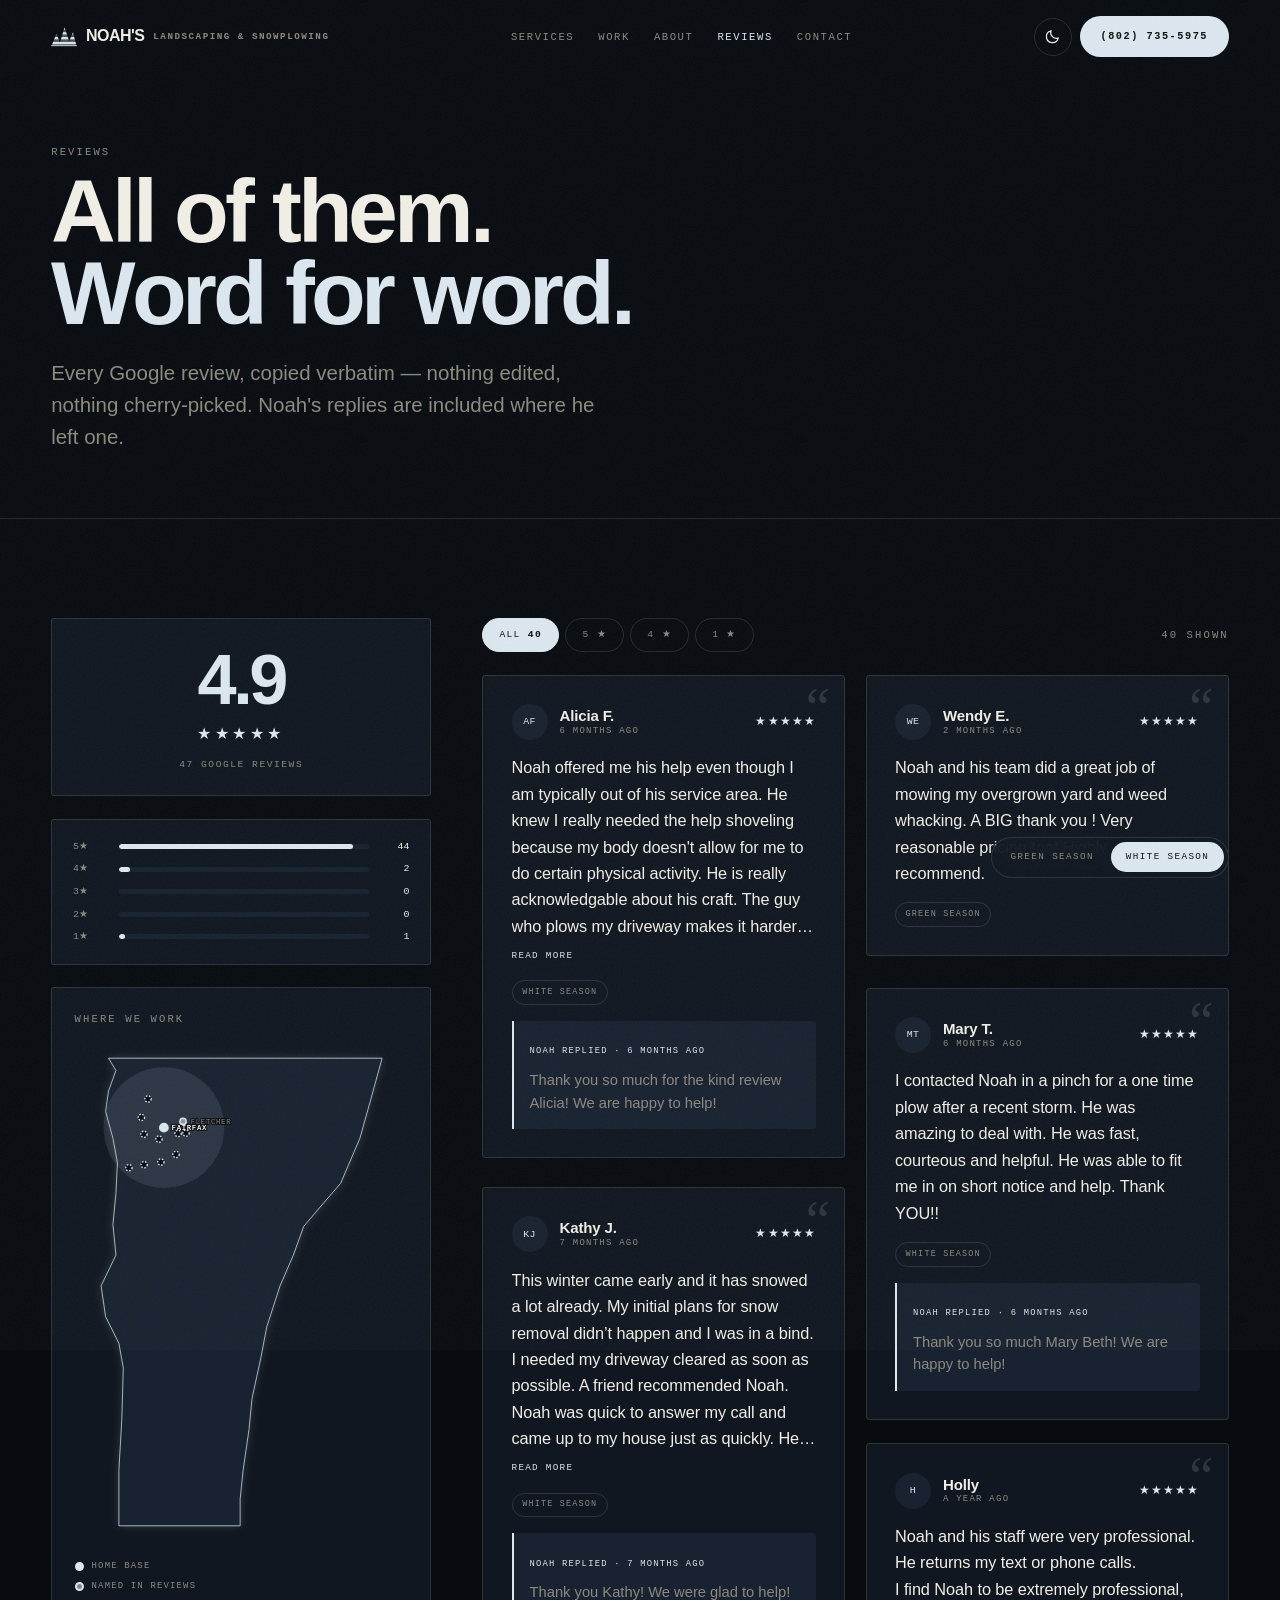
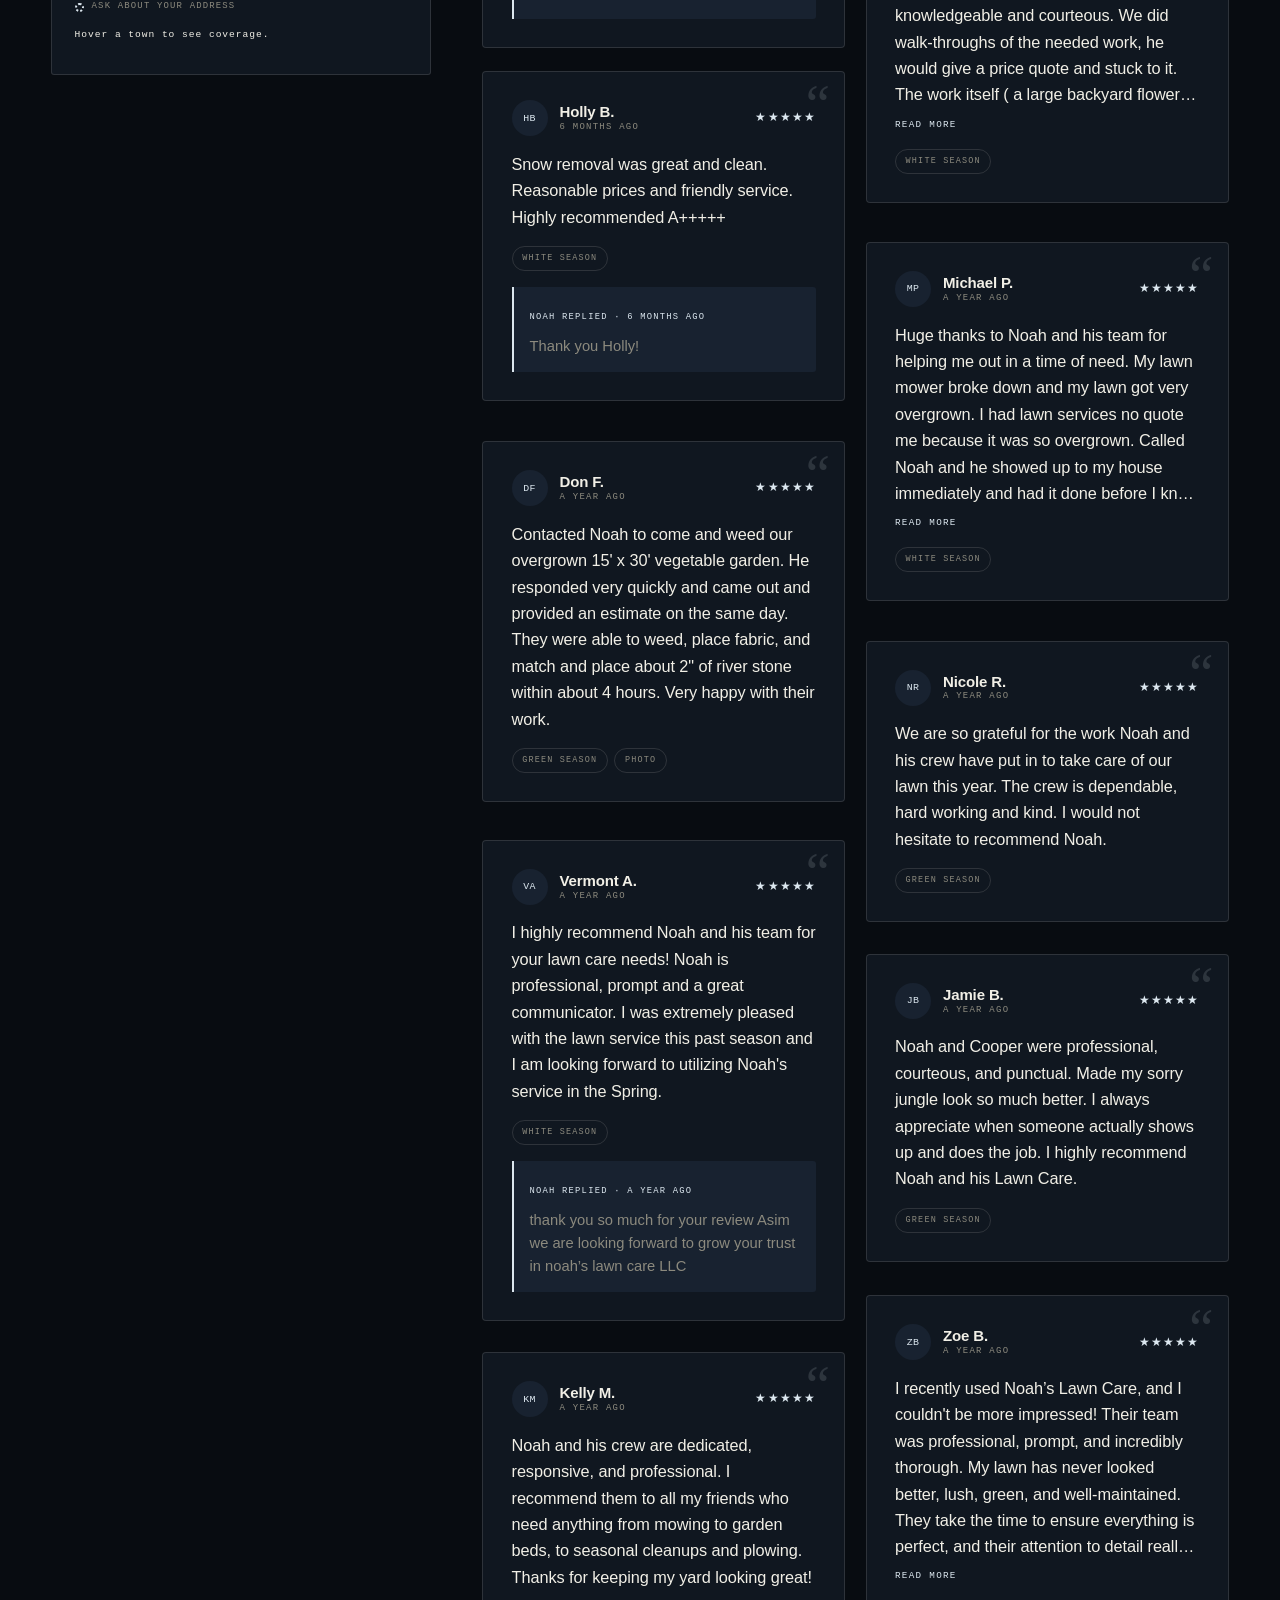
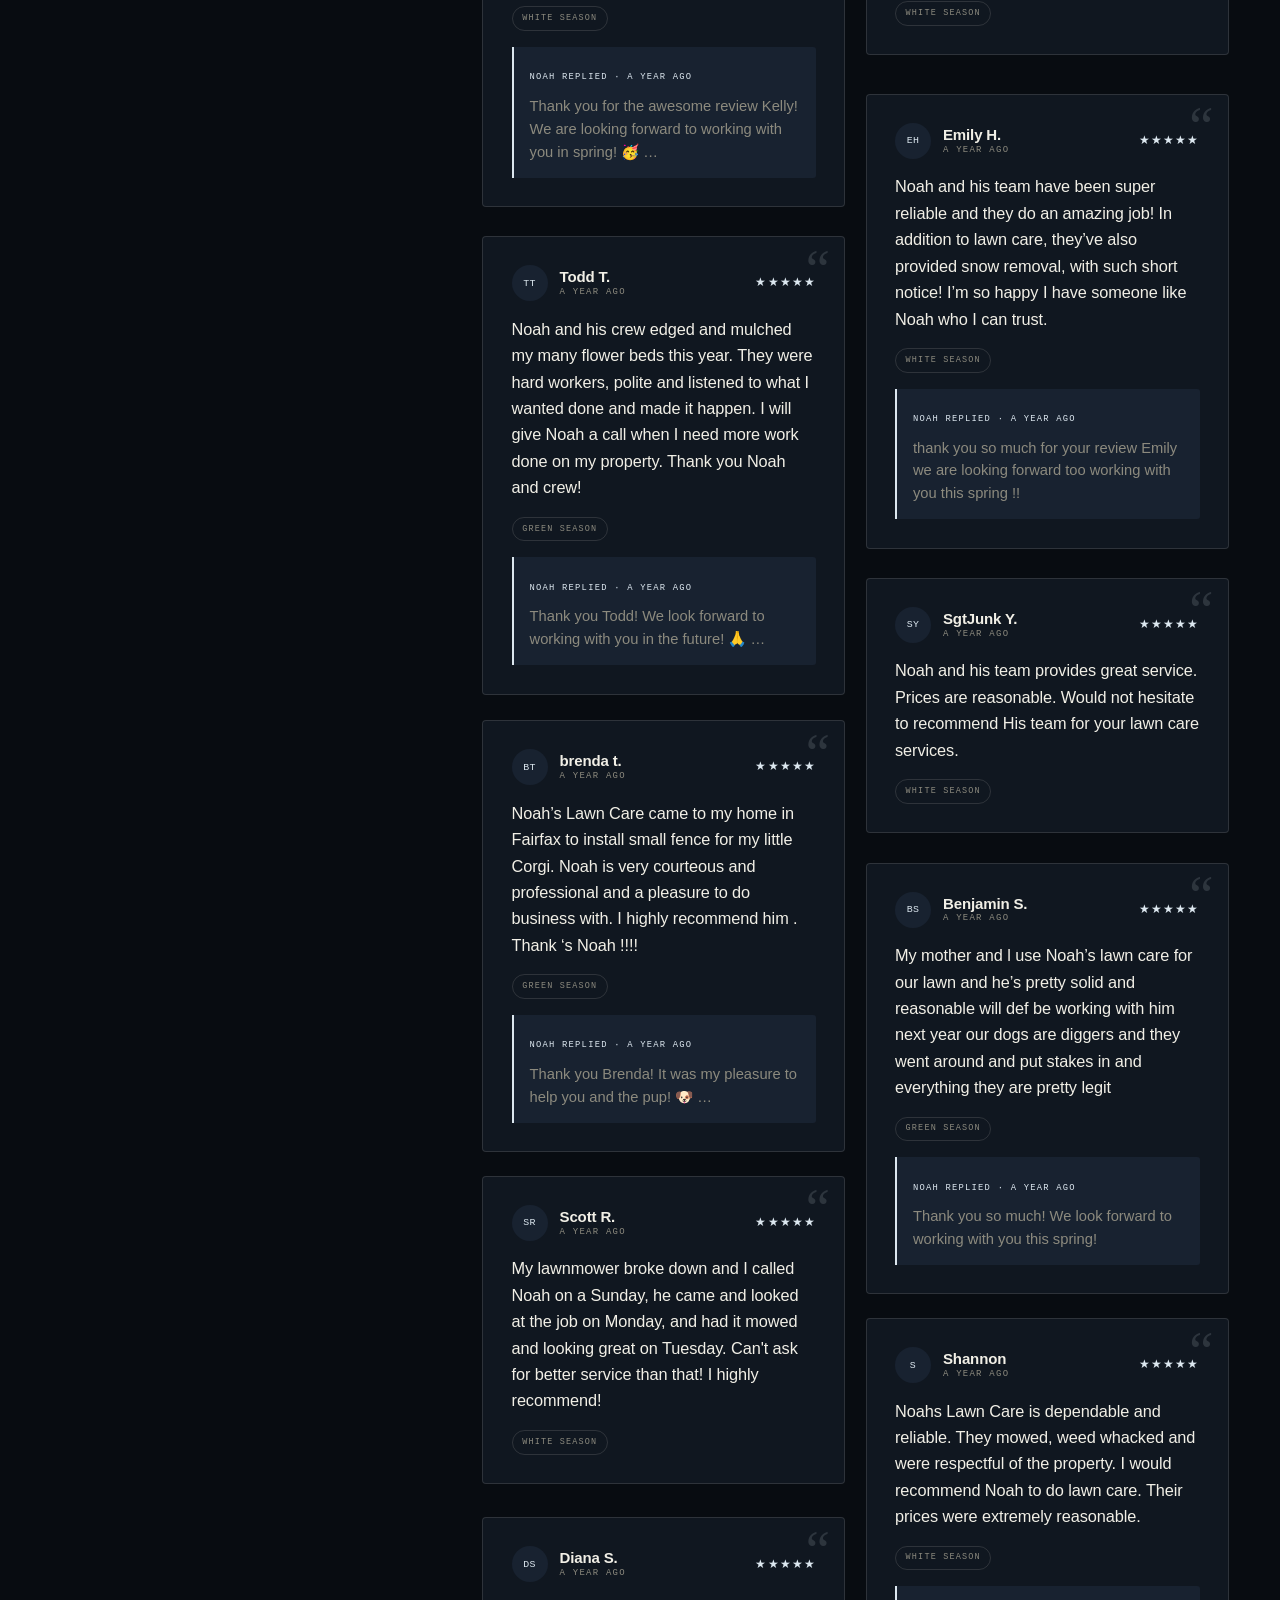
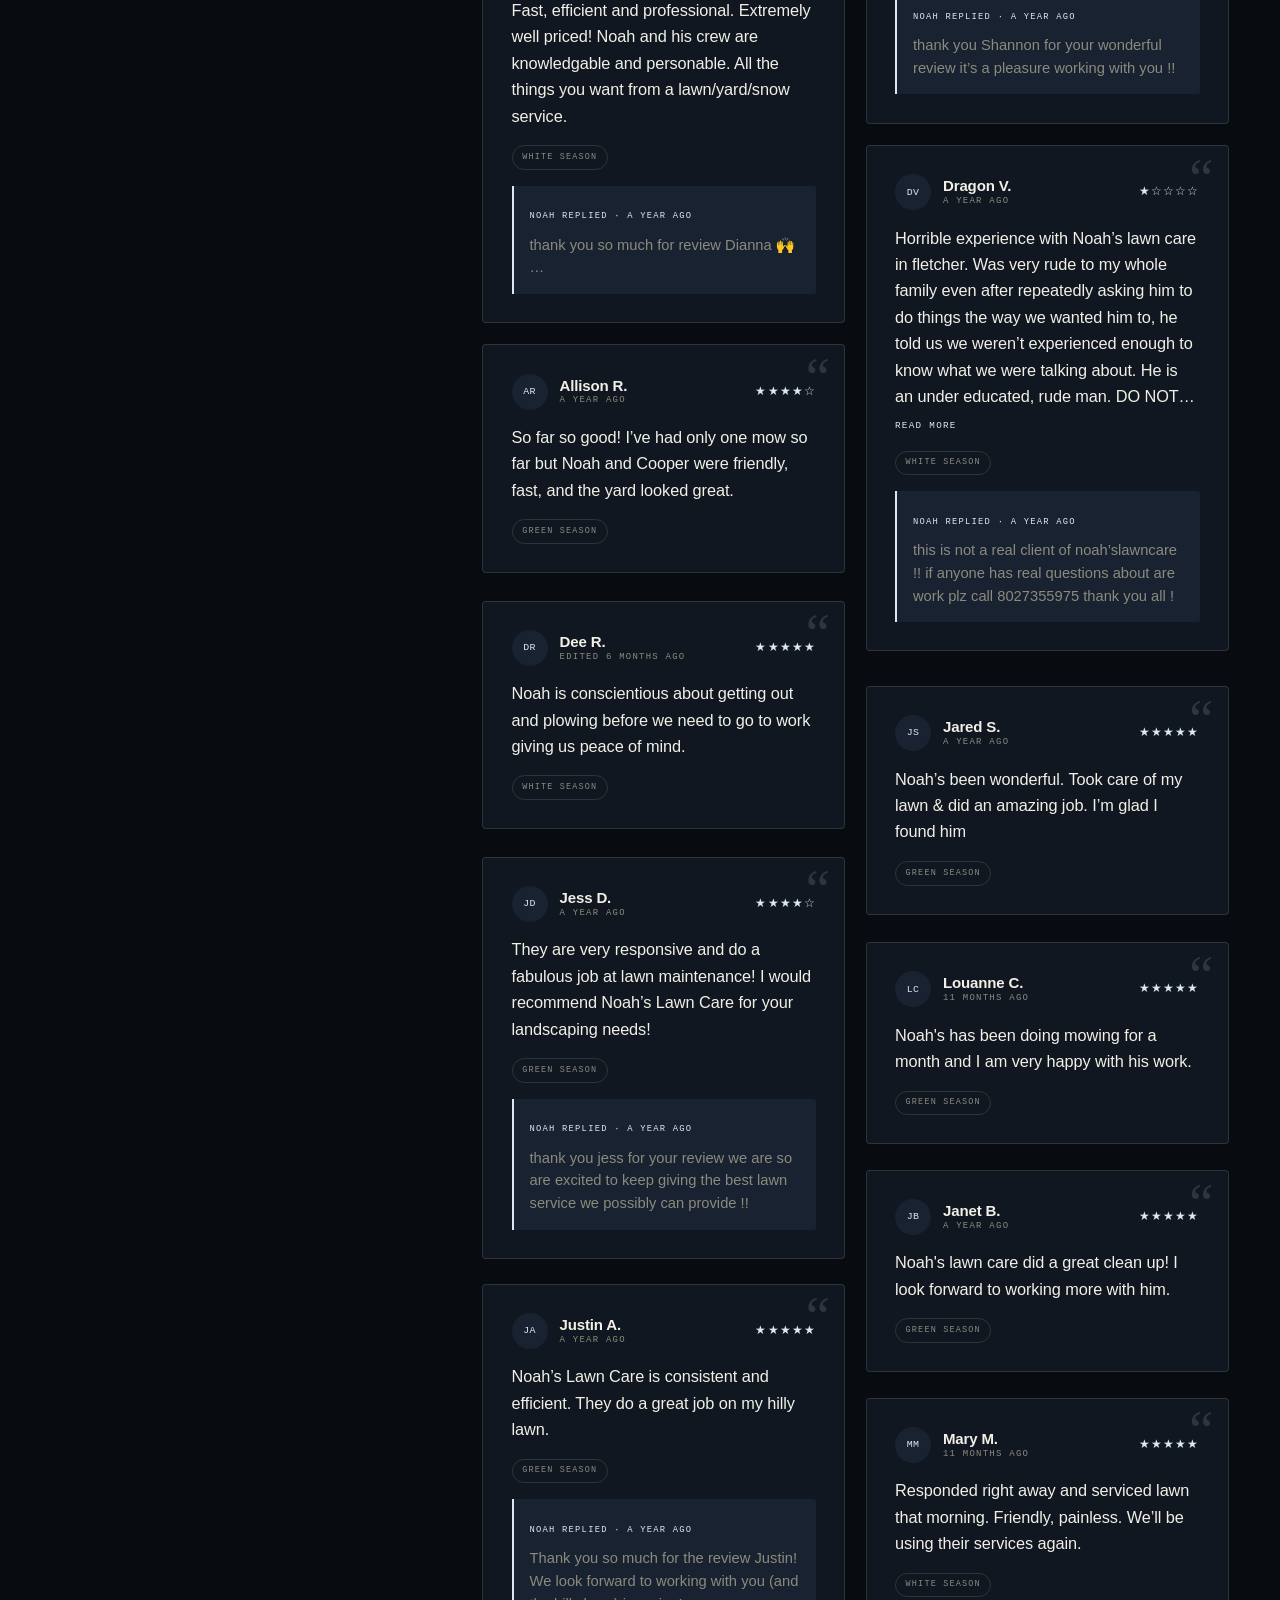
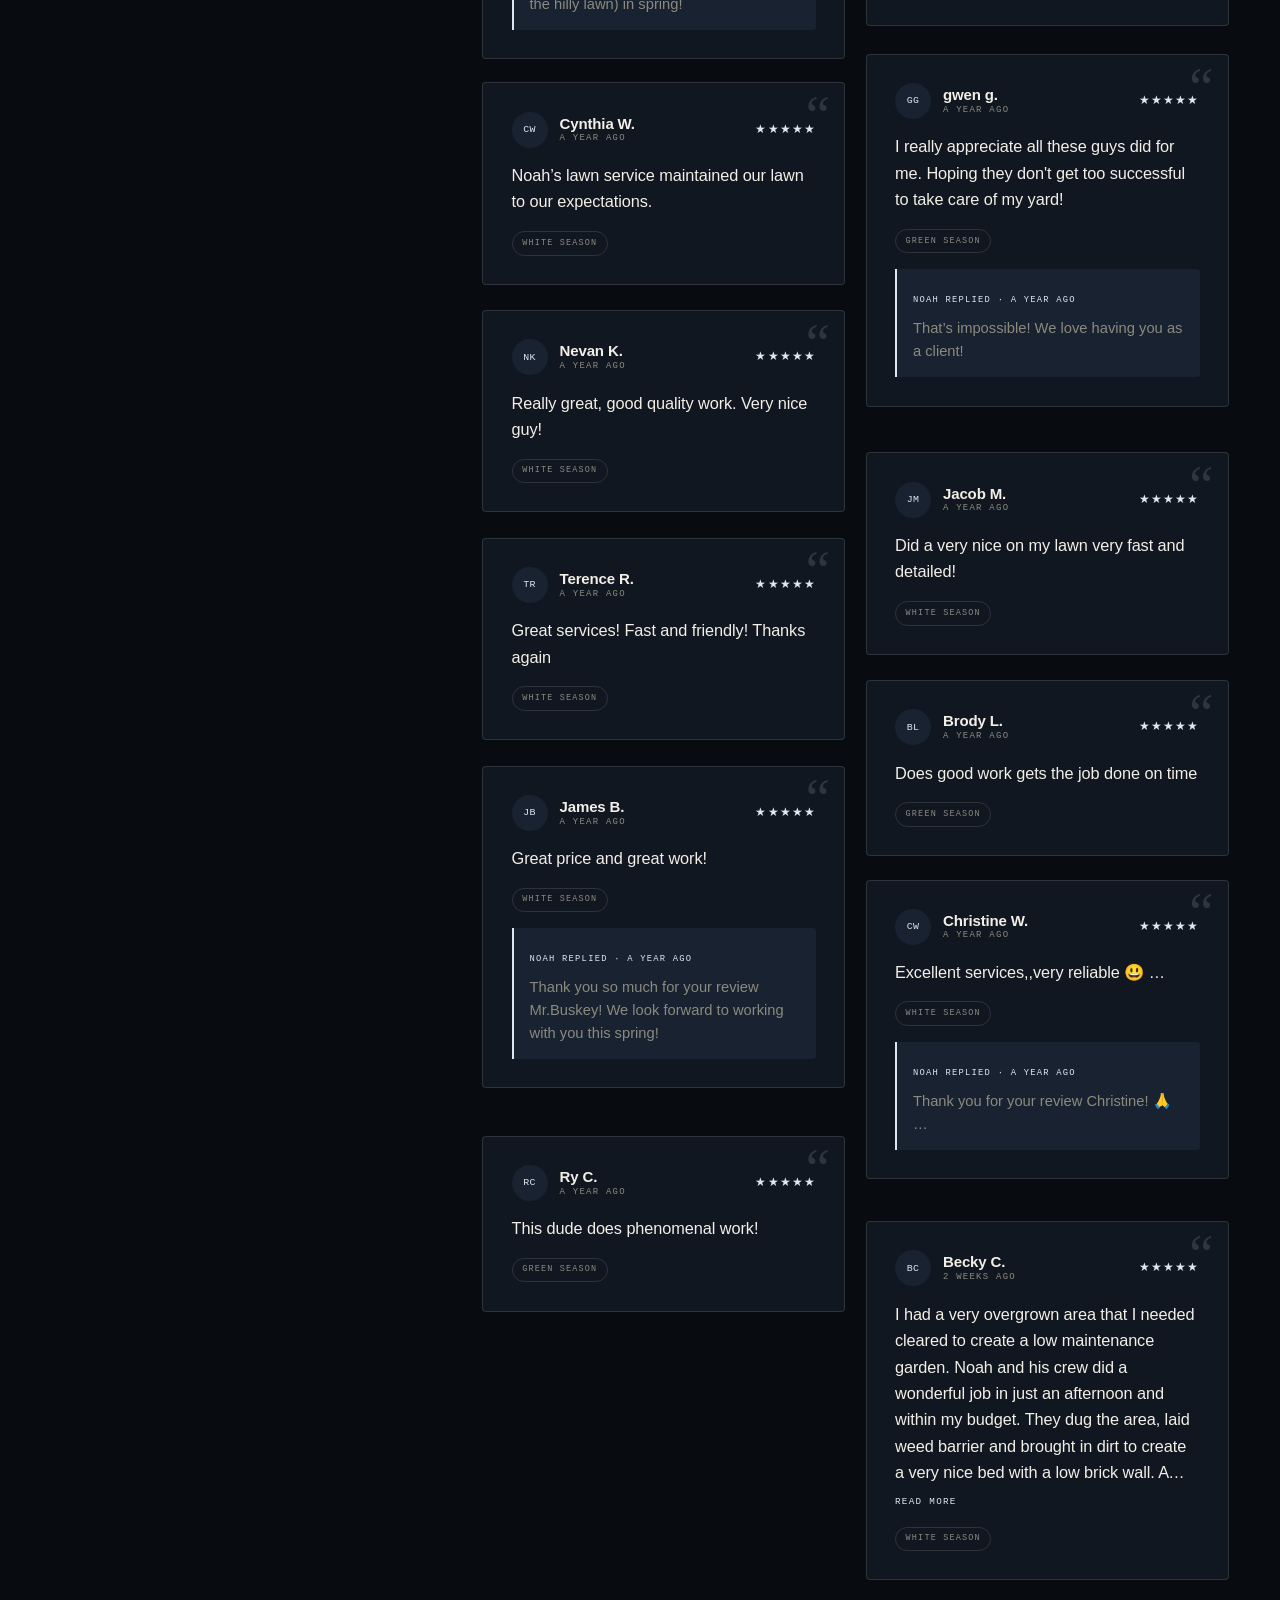
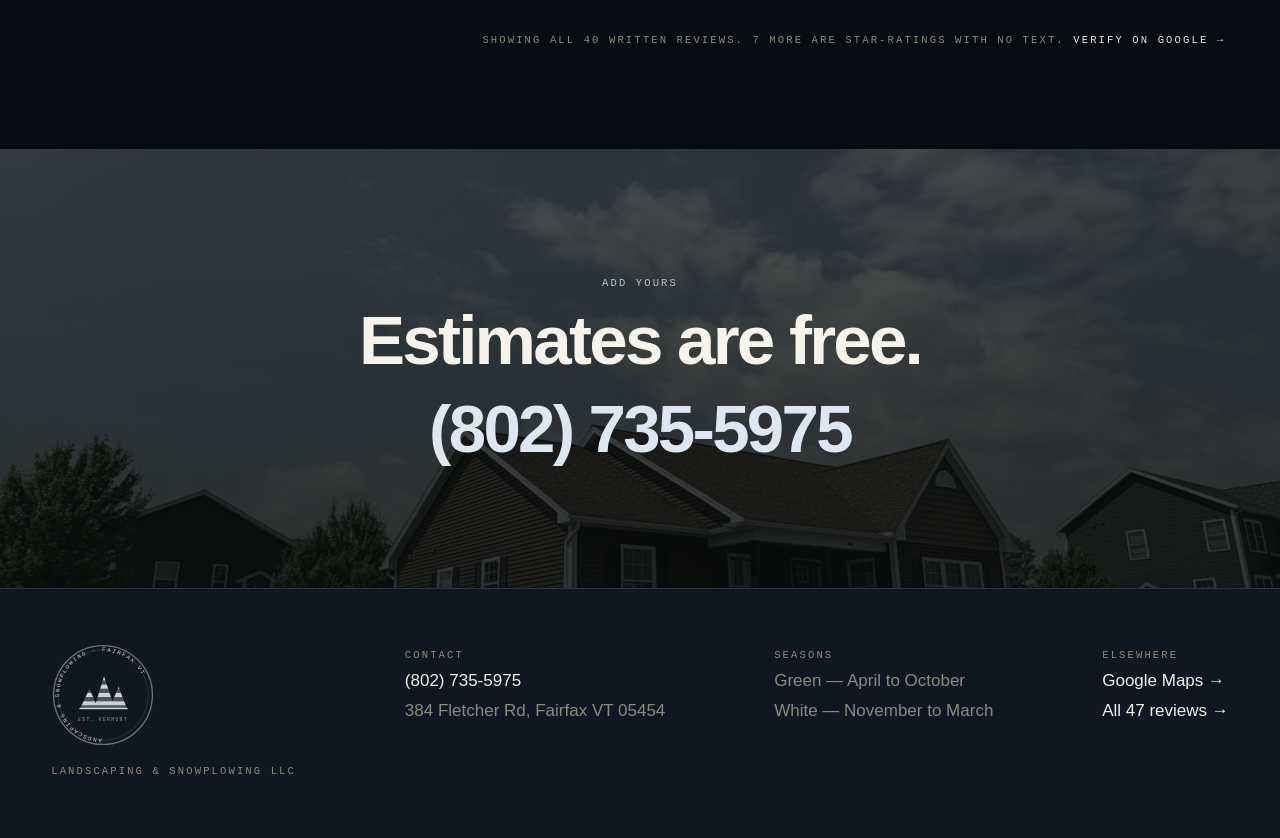
<file: site/reviews.html>
<!doctype html>
<html lang="en" data-season="green" data-theme="dark">
<head>
<meta charset="utf-8">
<meta name="viewport" content="width=device-width,initial-scale=1">
<title>Reviews · Noah's Landscaping &amp; Snowplowing</title>
<meta name="description" content="All 47 Google reviews for Noah&#x27;s Landscaping &amp; Snowplowing, shown verbatim. 4.9 stars.">
<meta property="og:title" content="Reviews · Noah's Landscaping &amp; Snowplowing">
<meta property="og:description" content="All 47 Google reviews for Noah&#x27;s Landscaping &amp; Snowplowing, shown verbatim. 4.9 stars.">
<meta property="og:image" content="media/hero/hero-poster.webp">
<link rel="stylesheet" href="assets/app.css?v=34ae82dc">
<link rel="icon" href="data:image/svg+xml,%3Csvg%20xmlns%3D%22http%3A//www.w3.org/2000/svg%22%20viewBox%3D%220%200%2032%2032%22%20fill%3D%22none%22%3E%3Cdefs%3E%3CclipPath%20id%3D%22f%22%3E%3Cpath%20d%3D%22M1%2C26%20L10%2C9%20L16%2C22%20L22%2C4%20L31%2C26%20Z%22/%3E%3C/clipPath%3E%3C/defs%3E%3Cg%20clip-path%3D%22url%28%23f%29%22%20fill%3D%22%235E9E1A%22%3E%3Crect%20x%3D%220%22%20y%3D%223%22%20width%3D%2232%22%20height%3D%226%22/%3E%3Crect%20x%3D%220%22%20y%3D%229%22%20width%3D%2232%22%20height%3D%226%22%20opacity%3D%22.33%22/%3E%3Crect%20x%3D%220%22%20y%3D%2215%22%20width%3D%2232%22%20height%3D%226%22/%3E%3Crect%20x%3D%220%22%20y%3D%2221%22%20width%3D%2232%22%20height%3D%225%22%20opacity%3D%22.33%22/%3E%3C/g%3E%3Cpath%20d%3D%22M1%2C28.5%20L31%2C28.5%22%20stroke%3D%22%235E9E1A%22%20stroke-width%3D%222.6%22%20stroke-linecap%3D%22round%22/%3E%3C/svg%3E">
<script>
/* set theme + season before paint so there is no flash */
(function(){var d=document.documentElement;try{
  var t=localStorage.getItem('noah-theme'); if(!t)t=matchMedia('(prefers-color-scheme: light)').matches?'light':'dark';
  d.dataset.theme=t;
  var s=localStorage.getItem('noah-season'); if(!s){var m=new Date().getMonth();s=(m>=10||m<=2)?'white':'green';}
  d.dataset.season=s;
}catch(e){}})();
</script>
</head>
<body data-page="reviews">
<div class="grain" aria-hidden="true"></div>
<a class="skip" href="#main">Skip to content</a>

<header class="nav">
  <a class="brand" href="index.html"><svg class="brand-mark" xmlns="http://www.w3.org/2000/svg" viewBox="0 0 96 96" fill="none" role="img" aria-label="Noah's — the Green Mountains, mowed">
  <defs><clipPath id="clip-mark"><path d="M2,80 L20,36 L33,68 L50,12 L67,64 L81,30 L94,80 Z"/></clipPath></defs>
  <g clip-path="url(#clip-mark)"><rect x="0" y="12" width="220" height="9" fill="currentColor" opacity="1"/><rect x="0" y="21" width="220" height="9" fill="currentColor" opacity=".32"/><rect x="0" y="30" width="220" height="9" fill="currentColor" opacity="1"/><rect x="0" y="39" width="220" height="9" fill="currentColor" opacity=".32"/><rect x="0" y="48" width="220" height="9" fill="currentColor" opacity="1"/><rect x="0" y="57" width="220" height="9" fill="currentColor" opacity=".32"/><rect x="0" y="66" width="220" height="9" fill="currentColor" opacity="1"/><rect x="0" y="75" width="220" height="5" fill="currentColor" opacity=".32"/></g>
  <path d="M2,80 L94,80" stroke="currentColor" stroke-width="3.4" stroke-linecap="round"/>
</svg><b>NOAH'S</b><span>Landscaping &amp; Snowplowing</span></a>
  <nav class="nav-links" aria-label="Main"><a href="services.html">Services</a><a href="work.html">Work</a><a href="about.html">About</a><a href="reviews.html" class="is-on">Reviews</a><a href="contact.html">Contact</a></nav>
  <div class="nav-tools">
    <button class="icon-btn" id="theme-toggle" aria-label="Switch between light and dark mode">
      <svg viewBox="0 0 24 24" width="17" height="17" fill="none" stroke="currentColor" stroke-width="1.7" aria-hidden="true">
        <circle class="i-sun" cx="12" cy="12" r="4.2"/>
        <g class="i-sun" stroke-linecap="round"><path d="M12 2.6v2.2M12 19.2v2.2M2.6 12h2.2M19.2 12h2.2M5.3 5.3l1.6 1.6M17.1 17.1l1.6 1.6M18.7 5.3l-1.6 1.6M6.9 17.1l-1.6 1.6"/></g>
        <path class="i-moon" d="M20 14.2A8.2 8.2 0 0 1 9.8 4 8.4 8.4 0 1 0 20 14.2Z"/>
      </svg>
    </button>
    <a class="btn" href="tel:+18027355975">(802) 735-5975</a>
    <button class="icon-btn menu-btn" id="menu-toggle" aria-label="Menu" aria-expanded="false">
      <svg viewBox="0 0 24 24" width="18" height="18" fill="none" stroke="currentColor" stroke-width="1.7" aria-hidden="true"><path d="M3 7h18M3 12h18M3 17h18"/></svg>
    </button>
  </div>
</header>
<div class="mobile-menu" id="mobile-menu" hidden><a href="services.html">Services</a><a href="work.html">Work</a><a href="about.html">About</a><a href="reviews.html" class="is-on">Reviews</a><a href="contact.html">Contact</a></div>

<div class="seasons" role="group" aria-label="Choose season">
  <button data-season-btn="green" aria-pressed="true">Green season</button>
  <button data-season-btn="white" aria-pressed="false">White season</button>
</div>

<main id="main">
<section class="phead">
  <div class="wrap">
    <p class="eyebrow rv">Reviews</p>
    <h1 class="h1 split"><span data-line>All of them.</span><span data-line class="l2">Word for word.</span></h1>
    <p class="lede rv d1">Every Google review, copied verbatim — nothing edited, nothing cherry-picked. Noah's replies are included where he left one.</p>
  </div>
</section>

<section class="sec wrap">
  <div class="rev-layout">

    <!-- ── sticky rail: score, distribution, map ── -->
    <aside class="rev-rail">
      <div class="rail-inner">
        <div class="score rv">
          <div class="score-n"><span data-count="4.9">0.0</span></div>
          <div class="score-stars" aria-hidden="true">★★★★★</div>
          <p class="score-l">47 Google reviews</p>
        </div>

        <div class="dist rv d1"><div class="dist-row"><span class="dist-k">5★</span><span class="dist-bar"><i style="--w:93.6%"></i></span><span class="dist-v">44</span></div><div class="dist-row"><span class="dist-k">4★</span><span class="dist-bar"><i style="--w:4.3%"></i></span><span class="dist-v">2</span></div><div class="dist-row"><span class="dist-k">3★</span><span class="dist-bar"><i style="--w:0.0%"></i></span><span class="dist-v">0</span></div><div class="dist-row"><span class="dist-k">2★</span><span class="dist-bar"><i style="--w:0.0%"></i></span><span class="dist-v">0</span></div><div class="dist-row"><span class="dist-k">1★</span><span class="dist-bar"><i style="--w:2.1%"></i></span><span class="dist-v">1</span></div></div>

        <div class="map-panel rv d2">
          <p class="eyebrow">Where we work</p>
          <svg class="vtmap" viewBox="0 0 460 720" role="img" aria-label="Map of Vermont showing Noah's service area">
  <defs><filter id="mglow"><feGaussianBlur stdDeviation="7" result="b"/><feMerge><feMergeNode in="b"/><feMergeNode in="SourceGraphic"/></feMerge></filter></defs>
  <path class="vt-shadow" d="M39.9,26.0 L430.7,26.0 L413.8,87.5 L399.0,140.3 L371.5,204.7 L346.2,234.0 L318.7,266.2 L303.9,307.3 L284.9,351.2 L265.9,409.8 L257.5,453.8 L244.8,512.4 L240.6,556.3 L232.1,614.9 L227.9,655.9 L227.9,694.0 L54.7,694.0 L54.7,614.9 L58.9,541.6 L61.0,468.4 L54.7,433.2 L35.7,395.2 L29.3,351.2 L50.5,307.3 L46.2,263.3 L50.5,219.4 L52.6,175.4 L46.2,140.3 L35.7,102.2 L39.9,72.9 L50.5,43.6 Z"/>
  <path class="vt-fill" d="M39.9,26.0 L430.7,26.0 L413.8,87.5 L399.0,140.3 L371.5,204.7 L346.2,234.0 L318.7,266.2 L303.9,307.3 L284.9,351.2 L265.9,409.8 L257.5,453.8 L244.8,512.4 L240.6,556.3 L232.1,614.9 L227.9,655.9 L227.9,694.0 L54.7,694.0 L54.7,614.9 L58.9,541.6 L61.0,468.4 L54.7,433.2 L35.7,395.2 L29.3,351.2 L50.5,307.3 L46.2,263.3 L50.5,219.4 L52.6,175.4 L46.2,140.3 L35.7,102.2 L39.9,72.9 L50.5,43.6 Z"/>
  <circle class="vt-radius" cx="119.0" cy="125.2" r="86.1"/>
  <path class="vt-stroke" d="M39.9,26.0 L430.7,26.0 L413.8,87.5 L399.0,140.3 L371.5,204.7 L346.2,234.0 L318.7,266.2 L303.9,307.3 L284.9,351.2 L265.9,409.8 L257.5,453.8 L244.8,512.4 L240.6,556.3 L232.1,614.9 L227.9,655.9 L227.9,694.0 L54.7,694.0 L54.7,614.9 L58.9,541.6 L61.0,468.4 L54.7,433.2 L35.7,395.2 L29.3,351.2 L50.5,307.3 L46.2,263.3 L50.5,219.4 L52.6,175.4 L46.2,140.3 L35.7,102.2 L39.9,72.9 L50.5,43.6 Z"/>
  <g class="pin pin--base" data-town="Fairfax" data-note="Home base — 384 Fletcher Rd" tabindex="0" role="button" aria-label="Fairfax — Home base — 384 Fletcher Rd" style="--d:0ms" transform="translate(119.0,125.2)"><circle class="pin-halo" r="15"/><circle class="pin-dot" r="6"/><text class="pin-label" x="11" y="4" text-anchor="start">Fairfax</text></g><g class="pin pin--core" data-town="Fletcher" data-note="Named in customer reviews" tabindex="0" role="button" aria-label="Fletcher — Named in customer reviews" style="--d:45ms" transform="translate(146.3,116.3)"><circle class="pin-halo" r="15"/><circle class="pin-dot" r="4.5"/><text class="pin-label" x="11" y="4" text-anchor="start">Fletcher</text></g><g class="pin pin--ask" data-town="Cambridge" data-note="Ask about your address" tabindex="0" role="button" aria-label="Cambridge — Ask about your address" style="--d:90ms" transform="translate(139.2,133.5)"><circle class="pin-halo" r="15"/><circle class="pin-dot" r="4.5"/><text class="pin-label" x="11" y="4" text-anchor="start">Cambridge</text></g><g class="pin pin--ask" data-town="Georgia" data-note="Ask about your address" tabindex="0" role="button" aria-label="Georgia — Ask about your address" style="--d:135ms" transform="translate(86.8,110.5)"><circle class="pin-halo" r="15"/><circle class="pin-dot" r="4.5"/><text class="pin-label" x="11" y="4" text-anchor="start">Georgia</text></g><g class="pin pin--ask" data-town="Westford" data-note="Ask about your address" tabindex="0" role="button" aria-label="Westford — Ask about your address" style="--d:180ms" transform="translate(111.9,141.6)"><circle class="pin-halo" r="15"/><circle class="pin-dot" r="4.5"/><text class="pin-label" x="11" y="4" text-anchor="start">Westford</text></g><g class="pin pin--ask" data-town="Milton" data-note="Ask about your address" tabindex="0" role="button" aria-label="Milton — Ask about your address" style="--d:225ms" transform="translate(90.5,134.7)"><circle class="pin-halo" r="15"/><circle class="pin-dot" r="4.5"/><text class="pin-label" x="11" y="4" text-anchor="start">Milton</text></g><g class="pin pin--ask" data-town="St. Albans" data-note="Ask about your address" tabindex="0" role="button" aria-label="St. Albans — Ask about your address" style="--d:270ms" transform="translate(96.3,84.3)"><circle class="pin-halo" r="15"/><circle class="pin-dot" r="4.5"/><text class="pin-label" x="11" y="4" text-anchor="start">St. Albans</text></g><g class="pin pin--ask" data-town="Underhill" data-note="Ask about your address" tabindex="0" role="button" aria-label="Underhill — Ask about your address" style="--d:315ms" transform="translate(136.3,163.5)"><circle class="pin-halo" r="15"/><circle class="pin-dot" r="4.5"/><text class="pin-label" x="11" y="4" text-anchor="start">Underhill</text></g><g class="pin pin--ask" data-town="Jeffersonville" data-note="Ask about your address" tabindex="0" role="button" aria-label="Jeffersonville — Ask about your address" style="--d:360ms" transform="translate(150.5,133.0)"><circle class="pin-halo" r="15"/><circle class="pin-dot" r="4.5"/><text class="pin-label" x="11" y="4" text-anchor="start">Jeffersonville</text></g><g class="pin pin--ask" data-town="Jericho" data-note="Ask about your address" tabindex="0" role="button" aria-label="Jericho — Ask about your address" style="--d:405ms" transform="translate(114.6,174.3)"><circle class="pin-halo" r="15"/><circle class="pin-dot" r="4.5"/><text class="pin-label" x="11" y="4" text-anchor="start">Jericho</text></g><g class="pin pin--ask" data-town="Essex" data-note="Ask about your address" tabindex="0" role="button" aria-label="Essex — Ask about your address" style="--d:450ms" transform="translate(90.7,178.2)"><circle class="pin-halo" r="15"/><circle class="pin-dot" r="4.5"/><text class="pin-label" x="11" y="4" text-anchor="start">Essex</text></g><g class="pin pin--ask" data-town="Burlington" data-note="Ask about your address" tabindex="0" role="button" aria-label="Burlington — Ask about your address" style="--d:495ms" transform="translate(69.0,182.5)"><circle class="pin-halo" r="15"/><circle class="pin-dot" r="4.5"/><text class="pin-label" x="11" y="4" text-anchor="start">Burlington</text></g>
</svg>
          <div class="map-legend">
            <span><i class="k-base"></i> Home base</span>
            <span><i class="k-core"></i> Named in reviews</span>
            <span><i class="k-ask"></i> Ask about your address</span>
          </div>
          <p class="map-read" id="map-read" aria-live="polite">Hover a town to see coverage.</p>
        </div>
      </div>
    </aside>

    <!-- ── all reviews ── -->
    <div class="rev-main">
      <div class="rev-controls rv">
        <div class="chips" role="group" aria-label="Filter reviews by rating">
          <button class="chip is-on" data-filter="all">All <b>40</b></button>
          <button class="chip" data-filter="5">5 ★</button>
          <button class="chip" data-filter="4">4 ★</button>
          <button class="chip" data-filter="1">1 ★</button>
        </div>
        <p class="rev-count eyebrow" id="rev-count" aria-live="polite"></p>
      </div>

      <div class="rev-list" id="rev-list"><article class="rev rv" data-rating="5" data-tag="White season"><header class="rev-top"><span class="rev-av" aria-hidden="true">AF</span><span class="rev-id"><b>Alicia F.</b><span class="rev-meta">6 months ago</span></span><span class="rev-stars" aria-label="5 out of 5">★★★★★</span></header><blockquote class="rev-body is-long">Noah offered me his help even though I am typically out of his service area. He knew I really needed the help shoveling because my body doesn&#x27;t allow for me to do certain physical activity. He is really acknowledgable about his craft. The guy who plows my driveway makes it harder when it comes to shoveling because snow is building up making my driveway and pathways smaller. Noah gave me advice and now I can have a conversation and better game plan with my plower. Noah and his team are coming back to do more shoveling for me tomorrow and I am excited to come home from work and find more areas that I can finally get access to. I highly reccomend Noah. He gladly gets the job done! Thank you, Noah!!!</blockquote><button class="rev-more" type="button">Read more</button><footer class="rev-foot"><span class="rev-chip">White season</span></footer><div class="rev-reply"><span class="rev-reply-t">Noah replied · 6 months ago</span><p>Thank you so much for the kind review Alicia! We are happy to help!</p></div></article>
<article class="rev rv" data-rating="5" data-tag="Green season"><header class="rev-top"><span class="rev-av" aria-hidden="true">WE</span><span class="rev-id"><b>Wendy E.</b><span class="rev-meta">2 months ago</span></span><span class="rev-stars" aria-label="5 out of 5">★★★★★</span></header><blockquote class="rev-body">Noah and his team did a great job of mowing my overgrown yard and weed whacking. A BIG thank you ! Very reasonable pricing too! Highly recommend.</blockquote><footer class="rev-foot"><span class="rev-chip">Green season</span></footer></article>
<article class="rev rv" data-rating="5" data-tag="White season"><header class="rev-top"><span class="rev-av" aria-hidden="true">MT</span><span class="rev-id"><b>Mary T.</b><span class="rev-meta">6 months ago</span></span><span class="rev-stars" aria-label="5 out of 5">★★★★★</span></header><blockquote class="rev-body">I contacted Noah in a pinch for a one time plow after a recent storm. He was amazing to deal with. He was fast, courteous and helpful. He was able to fit me in on short notice and help. Thank YOU!!</blockquote><footer class="rev-foot"><span class="rev-chip">White season</span></footer><div class="rev-reply"><span class="rev-reply-t">Noah replied · 6 months ago</span><p>Thank you so much Mary Beth! We are happy to help!</p></div></article>
<article class="rev rv" data-rating="5" data-tag="White season"><header class="rev-top"><span class="rev-av" aria-hidden="true">KJ</span><span class="rev-id"><b>Kathy J.</b><span class="rev-meta">7 months ago</span></span><span class="rev-stars" aria-label="5 out of 5">★★★★★</span></header><blockquote class="rev-body is-long">This winter came early and it has snowed a lot already. My initial plans for snow removal didn’t happen and I was in a bind. I needed my driveway cleared as soon as possible. A friend recommended Noah. Noah was quick to answer my call and came up to my house just as quickly. He did a great job and came right back out after it snowed a bunch again. His rates are reasonable, he is conscientious, and his work is good.</blockquote><button class="rev-more" type="button">Read more</button><footer class="rev-foot"><span class="rev-chip">White season</span></footer><div class="rev-reply"><span class="rev-reply-t">Noah replied · 7 months ago</span><p>Thank you Kathy! We were glad to help!</p></div></article>
<article class="rev rv" data-rating="5" data-tag="White season"><header class="rev-top"><span class="rev-av" aria-hidden="true">H</span><span class="rev-id"><b>Holly</b><span class="rev-meta">a year ago</span></span><span class="rev-stars" aria-label="5 out of 5">★★★★★</span></header><blockquote class="rev-body is-long">Noah and his staff were very professional. He returns my text or phone calls.<br>I find Noah to be extremely professional, knowledgeable and courteous. We did walk-throughs of the needed work, he would give a price quote and stuck to it. The work itself ( a large backyard flower garden) exceeded my expectations! Beautiful work. He kept me in the loop throughout his job, and when done cleaned up and took away all dead, and/or mowed clippings and weeds. Excellent!!</blockquote><button class="rev-more" type="button">Read more</button><footer class="rev-foot"><span class="rev-chip">White season</span></footer></article>
<article class="rev rv" data-rating="5" data-tag="White season"><header class="rev-top"><span class="rev-av" aria-hidden="true">HB</span><span class="rev-id"><b>Holly B.</b><span class="rev-meta">6 months ago</span></span><span class="rev-stars" aria-label="5 out of 5">★★★★★</span></header><blockquote class="rev-body">Snow removal was great and clean.  Reasonable prices and friendly service.  Highly recommended A+++++</blockquote><footer class="rev-foot"><span class="rev-chip">White season</span></footer><div class="rev-reply"><span class="rev-reply-t">Noah replied · 6 months ago</span><p>Thank you Holly!</p></div></article>
<article class="rev rv" data-rating="5" data-tag="White season"><header class="rev-top"><span class="rev-av" aria-hidden="true">MP</span><span class="rev-id"><b>Michael P.</b><span class="rev-meta">a year ago</span></span><span class="rev-stars" aria-label="5 out of 5">★★★★★</span></header><blockquote class="rev-body is-long">Huge thanks to Noah and his team for helping me out in a time of need. My lawn mower broke down and my lawn got very overgrown. I had lawn services no quote me because it was so overgrown. Called Noah and he showed up to my house immediately and had it done before I knew it. Since then Noah and his crew have been maintaining my lawn and I couldn&#x27;t be happier. Thank you Noah a million times over!!!</blockquote><button class="rev-more" type="button">Read more</button><footer class="rev-foot"><span class="rev-chip">White season</span></footer></article>
<article class="rev rv" data-rating="5" data-tag="Green season"><header class="rev-top"><span class="rev-av" aria-hidden="true">DF</span><span class="rev-id"><b>Don F.</b><span class="rev-meta">a year ago</span></span><span class="rev-stars" aria-label="5 out of 5">★★★★★</span></header><blockquote class="rev-body">Contacted Noah to come and weed our overgrown 15&#x27; x 30&#x27; vegetable garden. He responded very quickly and came out and provided an estimate on the same day. They were able to weed, place fabric, and match and place about 2&quot; of river stone within about 4 hours. Very happy with their work.</blockquote><footer class="rev-foot"><span class="rev-chip">Green season</span><span class="rev-chip">photo</span></footer></article>
<article class="rev rv" data-rating="5" data-tag="Green season"><header class="rev-top"><span class="rev-av" aria-hidden="true">NR</span><span class="rev-id"><b>Nicole R.</b><span class="rev-meta">a year ago</span></span><span class="rev-stars" aria-label="5 out of 5">★★★★★</span></header><blockquote class="rev-body">We are so grateful for the work Noah and his crew have put in to take care of our lawn this year. The crew is dependable, hard working and kind. I would not hesitate to recommend Noah.</blockquote><footer class="rev-foot"><span class="rev-chip">Green season</span></footer></article>
<article class="rev rv" data-rating="5" data-tag="White season"><header class="rev-top"><span class="rev-av" aria-hidden="true">VA</span><span class="rev-id"><b>Vermont A.</b><span class="rev-meta">a year ago</span></span><span class="rev-stars" aria-label="5 out of 5">★★★★★</span></header><blockquote class="rev-body">I highly recommend Noah and his team for your lawn care needs! Noah is professional, prompt and a great communicator. I was extremely pleased with the lawn service this past season and I am looking forward to utilizing Noah&#x27;s service in the Spring.</blockquote><footer class="rev-foot"><span class="rev-chip">White season</span></footer><div class="rev-reply"><span class="rev-reply-t">Noah replied · a year ago</span><p>thank you so much for your review Asim we are looking forward to grow your trust in noah’s lawn care LLC</p></div></article>
<article class="rev rv" data-rating="5" data-tag="Green season"><header class="rev-top"><span class="rev-av" aria-hidden="true">JB</span><span class="rev-id"><b>Jamie B.</b><span class="rev-meta">a year ago</span></span><span class="rev-stars" aria-label="5 out of 5">★★★★★</span></header><blockquote class="rev-body">Noah and Cooper were professional, courteous, and punctual. Made my sorry jungle look so much better. I always appreciate when someone actually shows up and does the job. I highly recommend Noah and his Lawn Care.</blockquote><footer class="rev-foot"><span class="rev-chip">Green season</span></footer></article>
<article class="rev rv" data-rating="5" data-tag="White season"><header class="rev-top"><span class="rev-av" aria-hidden="true">ZB</span><span class="rev-id"><b>Zoe B.</b><span class="rev-meta">a year ago</span></span><span class="rev-stars" aria-label="5 out of 5">★★★★★</span></header><blockquote class="rev-body is-long">I recently used Noah’s Lawn Care, and I couldn&#x27;t be more impressed! Their team was professional, prompt, and incredibly thorough. My lawn has never looked better, lush, green, and well-maintained. They take the time to ensure everything is perfect, and their attention to detail really sets them apart. Highly recommend Noah’s Lawn Care to anyone looking for top-notch service!</blockquote><button class="rev-more" type="button">Read more</button><footer class="rev-foot"><span class="rev-chip">White season</span></footer></article>
<article class="rev rv" data-rating="5" data-tag="White season"><header class="rev-top"><span class="rev-av" aria-hidden="true">KM</span><span class="rev-id"><b>Kelly M.</b><span class="rev-meta">a year ago</span></span><span class="rev-stars" aria-label="5 out of 5">★★★★★</span></header><blockquote class="rev-body">Noah and his crew are dedicated, responsive, and professional. I recommend them to all my friends who need anything from mowing to garden beds, to seasonal cleanups and plowing. Thanks for keeping my yard looking great!</blockquote><footer class="rev-foot"><span class="rev-chip">White season</span></footer><div class="rev-reply"><span class="rev-reply-t">Noah replied · a year ago</span><p>Thank you for the awesome review Kelly! We are looking forward to working with you in spring! 🥳 …</p></div></article>
<article class="rev rv" data-rating="5" data-tag="White season"><header class="rev-top"><span class="rev-av" aria-hidden="true">EH</span><span class="rev-id"><b>Emily H.</b><span class="rev-meta">a year ago</span></span><span class="rev-stars" aria-label="5 out of 5">★★★★★</span></header><blockquote class="rev-body">Noah and his team have been super reliable and they do an amazing job! In addition to lawn care, they’ve also provided snow removal, with such short notice! I’m so happy I have someone like Noah who I can trust.</blockquote><footer class="rev-foot"><span class="rev-chip">White season</span></footer><div class="rev-reply"><span class="rev-reply-t">Noah replied · a year ago</span><p>thank you so much for your review Emily we are looking forward too working with you this spring !!</p></div></article>
<article class="rev rv" data-rating="5" data-tag="Green season"><header class="rev-top"><span class="rev-av" aria-hidden="true">TT</span><span class="rev-id"><b>Todd T.</b><span class="rev-meta">a year ago</span></span><span class="rev-stars" aria-label="5 out of 5">★★★★★</span></header><blockquote class="rev-body">Noah and his crew edged and mulched my many flower beds this year. They were hard workers, polite and listened to what I wanted done and made it happen. I will give Noah a call when I need more work done on my property. Thank you Noah and crew!</blockquote><footer class="rev-foot"><span class="rev-chip">Green season</span></footer><div class="rev-reply"><span class="rev-reply-t">Noah replied · a year ago</span><p>Thank you Todd! We look forward to working with you in the future! 🙏 …</p></div></article>
<article class="rev rv" data-rating="5" data-tag="White season"><header class="rev-top"><span class="rev-av" aria-hidden="true">SY</span><span class="rev-id"><b>SgtJunk Y.</b><span class="rev-meta">a year ago</span></span><span class="rev-stars" aria-label="5 out of 5">★★★★★</span></header><blockquote class="rev-body">Noah and his team provides great service. Prices are reasonable. Would not hesitate to recommend His team for your lawn care services.</blockquote><footer class="rev-foot"><span class="rev-chip">White season</span></footer></article>
<article class="rev rv" data-rating="5" data-tag="Green season"><header class="rev-top"><span class="rev-av" aria-hidden="true">BT</span><span class="rev-id"><b>brenda t.</b><span class="rev-meta">a year ago</span></span><span class="rev-stars" aria-label="5 out of 5">★★★★★</span></header><blockquote class="rev-body">Noah’s Lawn Care came to my home in Fairfax to install  small fence for my little Corgi. Noah is very courteous and professional and a pleasure to do business with. I highly recommend him .  Thank ‘s Noah !!!!</blockquote><footer class="rev-foot"><span class="rev-chip">Green season</span></footer><div class="rev-reply"><span class="rev-reply-t">Noah replied · a year ago</span><p>Thank you Brenda! It was my pleasure to help you and the pup! 🐶 …</p></div></article>
<article class="rev rv" data-rating="5" data-tag="Green season"><header class="rev-top"><span class="rev-av" aria-hidden="true">BS</span><span class="rev-id"><b>Benjamin S.</b><span class="rev-meta">a year ago</span></span><span class="rev-stars" aria-label="5 out of 5">★★★★★</span></header><blockquote class="rev-body">My mother and l use Noah’s lawn care for our lawn and he’s pretty solid and reasonable will def be working with him next year our dogs are diggers and they went around and put stakes in and everything they are pretty legit</blockquote><footer class="rev-foot"><span class="rev-chip">Green season</span></footer><div class="rev-reply"><span class="rev-reply-t">Noah replied · a year ago</span><p>Thank you so much! We look forward to working with you this spring!</p></div></article>
<article class="rev rv" data-rating="5" data-tag="White season"><header class="rev-top"><span class="rev-av" aria-hidden="true">SR</span><span class="rev-id"><b>Scott R.</b><span class="rev-meta">a year ago</span></span><span class="rev-stars" aria-label="5 out of 5">★★★★★</span></header><blockquote class="rev-body">My lawnmower broke down and I called Noah on a Sunday, he came and looked at the job on Monday, and had it mowed and looking great on Tuesday. Can&#x27;t ask for better service than that! I highly recommend!</blockquote><footer class="rev-foot"><span class="rev-chip">White season</span></footer></article>
<article class="rev rv" data-rating="5" data-tag="White season"><header class="rev-top"><span class="rev-av" aria-hidden="true">S</span><span class="rev-id"><b>Shannon</b><span class="rev-meta">a year ago</span></span><span class="rev-stars" aria-label="5 out of 5">★★★★★</span></header><blockquote class="rev-body">Noahs Lawn Care is dependable and reliable.   They mowed, weed whacked and were respectful of the property.  I would recommend Noah to do lawn care.  Their prices were extremely reasonable.</blockquote><footer class="rev-foot"><span class="rev-chip">White season</span></footer><div class="rev-reply"><span class="rev-reply-t">Noah replied · a year ago</span><p>thank you Shannon for your wonderful review it’s a pleasure working with you !!</p></div></article>
<article class="rev rv" data-rating="5" data-tag="White season"><header class="rev-top"><span class="rev-av" aria-hidden="true">DS</span><span class="rev-id"><b>Diana S.</b><span class="rev-meta">a year ago</span></span><span class="rev-stars" aria-label="5 out of 5">★★★★★</span></header><blockquote class="rev-body">Fast, efficient and professional. Extremely well priced! Noah and his crew are knowledgable and personable. All the things you want from a lawn/yard/snow service.</blockquote><footer class="rev-foot"><span class="rev-chip">White season</span></footer><div class="rev-reply"><span class="rev-reply-t">Noah replied · a year ago</span><p>thank you so much for review Dianna 🙌 …</p></div></article>
<article class="rev rv" data-rating="1" data-tag="White season"><header class="rev-top"><span class="rev-av" aria-hidden="true">DV</span><span class="rev-id"><b>Dragon V.</b><span class="rev-meta">a year ago</span></span><span class="rev-stars" aria-label="1 out of 5">★☆☆☆☆</span></header><blockquote class="rev-body is-long">Horrible experience with Noah’s lawn care in fletcher. Was very rude to my whole family  even after repeatedly asking him to do things the way we wanted him to, he told us we weren’t experienced enough to know what we were talking about. He is an under educated, rude man. DO NOT USE HIS SERVICES. He left our lawn half done and demanded a full payment. Then when we refused he threatened to “ reverse the work he had done” essentially saying he will vandalize my property.</blockquote><button class="rev-more" type="button">Read more</button><footer class="rev-foot"><span class="rev-chip">White season</span></footer><div class="rev-reply"><span class="rev-reply-t">Noah replied · a year ago</span><p>this is not a real client of noah’slawncare !! if anyone has real questions about are work plz call 8027355975 thank you all !</p></div></article>
<article class="rev rv" data-rating="4" data-tag="Green season"><header class="rev-top"><span class="rev-av" aria-hidden="true">AR</span><span class="rev-id"><b>Allison R.</b><span class="rev-meta">a year ago</span></span><span class="rev-stars" aria-label="4 out of 5">★★★★☆</span></header><blockquote class="rev-body">So far so good! I’ve had only one mow so far but Noah and Cooper were friendly, fast, and the yard looked great.</blockquote><footer class="rev-foot"><span class="rev-chip">Green season</span></footer></article>
<article class="rev rv" data-rating="5" data-tag="White season"><header class="rev-top"><span class="rev-av" aria-hidden="true">DR</span><span class="rev-id"><b>Dee R.</b><span class="rev-meta">Edited 6 months ago</span></span><span class="rev-stars" aria-label="5 out of 5">★★★★★</span></header><blockquote class="rev-body">Noah is conscientious about getting out and plowing before we need to go to work giving us peace of mind.</blockquote><footer class="rev-foot"><span class="rev-chip">White season</span></footer></article>
<article class="rev rv" data-rating="5" data-tag="Green season"><header class="rev-top"><span class="rev-av" aria-hidden="true">JS</span><span class="rev-id"><b>Jared S.</b><span class="rev-meta">a year ago</span></span><span class="rev-stars" aria-label="5 out of 5">★★★★★</span></header><blockquote class="rev-body">Noah’s been wonderful. Took care of my lawn &amp; did an amazing job. I’m glad I found him</blockquote><footer class="rev-foot"><span class="rev-chip">Green season</span></footer></article>
<article class="rev rv" data-rating="4" data-tag="Green season"><header class="rev-top"><span class="rev-av" aria-hidden="true">JD</span><span class="rev-id"><b>Jess D.</b><span class="rev-meta">a year ago</span></span><span class="rev-stars" aria-label="4 out of 5">★★★★☆</span></header><blockquote class="rev-body">They are very responsive and do a fabulous job at lawn maintenance! I would recommend Noah’s Lawn Care for your landscaping needs!</blockquote><footer class="rev-foot"><span class="rev-chip">Green season</span></footer><div class="rev-reply"><span class="rev-reply-t">Noah replied · a year ago</span><p>thank you jess for your review we are so are excited to keep giving the best lawn service we possibly can provide !!</p></div></article>
<article class="rev rv" data-rating="5" data-tag="Green season"><header class="rev-top"><span class="rev-av" aria-hidden="true">LC</span><span class="rev-id"><b>Louanne C.</b><span class="rev-meta">11 months ago</span></span><span class="rev-stars" aria-label="5 out of 5">★★★★★</span></header><blockquote class="rev-body">Noah&#x27;s has been doing mowing for a month and I am very happy with his work.</blockquote><footer class="rev-foot"><span class="rev-chip">Green season</span></footer></article>
<article class="rev rv" data-rating="5" data-tag="Green season"><header class="rev-top"><span class="rev-av" aria-hidden="true">JB</span><span class="rev-id"><b>Janet B.</b><span class="rev-meta">a year ago</span></span><span class="rev-stars" aria-label="5 out of 5">★★★★★</span></header><blockquote class="rev-body">Noah&#x27;s lawn care did a great clean up! I look forward to working more with him.</blockquote><footer class="rev-foot"><span class="rev-chip">Green season</span></footer></article>
<article class="rev rv" data-rating="5" data-tag="Green season"><header class="rev-top"><span class="rev-av" aria-hidden="true">JA</span><span class="rev-id"><b>Justin A.</b><span class="rev-meta">a year ago</span></span><span class="rev-stars" aria-label="5 out of 5">★★★★★</span></header><blockquote class="rev-body">Noah’s Lawn Care is consistent and efficient. They do a great job on my hilly lawn.</blockquote><footer class="rev-foot"><span class="rev-chip">Green season</span></footer><div class="rev-reply"><span class="rev-reply-t">Noah replied · a year ago</span><p>Thank you so much for the review Justin! We look forward to working with you (and the hilly lawn) in spring!</p></div></article>
<article class="rev rv" data-rating="5" data-tag="White season"><header class="rev-top"><span class="rev-av" aria-hidden="true">MM</span><span class="rev-id"><b>Mary M.</b><span class="rev-meta">11 months ago</span></span><span class="rev-stars" aria-label="5 out of 5">★★★★★</span></header><blockquote class="rev-body">Responded right away and serviced lawn that morning.  Friendly, painless. We’ll be using their services again.</blockquote><footer class="rev-foot"><span class="rev-chip">White season</span></footer></article>
<article class="rev rv" data-rating="5" data-tag="Green season"><header class="rev-top"><span class="rev-av" aria-hidden="true">GG</span><span class="rev-id"><b>gwen g.</b><span class="rev-meta">a year ago</span></span><span class="rev-stars" aria-label="5 out of 5">★★★★★</span></header><blockquote class="rev-body">I really appreciate all these guys did for me. Hoping they don&#x27;t get too successful to take care of my yard!</blockquote><footer class="rev-foot"><span class="rev-chip">Green season</span></footer><div class="rev-reply"><span class="rev-reply-t">Noah replied · a year ago</span><p>That’s impossible! We love having you as a client!</p></div></article>
<article class="rev rv" data-rating="5" data-tag="White season"><header class="rev-top"><span class="rev-av" aria-hidden="true">CW</span><span class="rev-id"><b>Cynthia W.</b><span class="rev-meta">a year ago</span></span><span class="rev-stars" aria-label="5 out of 5">★★★★★</span></header><blockquote class="rev-body">Noah’s lawn service maintained our lawn to our expectations.</blockquote><footer class="rev-foot"><span class="rev-chip">White season</span></footer></article>
<article class="rev rv" data-rating="5" data-tag="White season"><header class="rev-top"><span class="rev-av" aria-hidden="true">NK</span><span class="rev-id"><b>Nevan K.</b><span class="rev-meta">a year ago</span></span><span class="rev-stars" aria-label="5 out of 5">★★★★★</span></header><blockquote class="rev-body">Really great, good quality work. Very nice guy!</blockquote><footer class="rev-foot"><span class="rev-chip">White season</span></footer></article>
<article class="rev rv" data-rating="5" data-tag="White season"><header class="rev-top"><span class="rev-av" aria-hidden="true">JM</span><span class="rev-id"><b>Jacob M.</b><span class="rev-meta">a year ago</span></span><span class="rev-stars" aria-label="5 out of 5">★★★★★</span></header><blockquote class="rev-body">Did a very nice on my lawn very fast and detailed!</blockquote><footer class="rev-foot"><span class="rev-chip">White season</span></footer></article>
<article class="rev rv" data-rating="5" data-tag="White season"><header class="rev-top"><span class="rev-av" aria-hidden="true">TR</span><span class="rev-id"><b>Terence R.</b><span class="rev-meta">a year ago</span></span><span class="rev-stars" aria-label="5 out of 5">★★★★★</span></header><blockquote class="rev-body">Great services! Fast and friendly! Thanks again</blockquote><footer class="rev-foot"><span class="rev-chip">White season</span></footer></article>
<article class="rev rv" data-rating="5" data-tag="Green season"><header class="rev-top"><span class="rev-av" aria-hidden="true">BL</span><span class="rev-id"><b>Brody L.</b><span class="rev-meta">a year ago</span></span><span class="rev-stars" aria-label="5 out of 5">★★★★★</span></header><blockquote class="rev-body">Does good work gets the job done on time</blockquote><footer class="rev-foot"><span class="rev-chip">Green season</span></footer></article>
<article class="rev rv" data-rating="5" data-tag="White season"><header class="rev-top"><span class="rev-av" aria-hidden="true">JB</span><span class="rev-id"><b>James B.</b><span class="rev-meta">a year ago</span></span><span class="rev-stars" aria-label="5 out of 5">★★★★★</span></header><blockquote class="rev-body">Great price and great work!</blockquote><footer class="rev-foot"><span class="rev-chip">White season</span></footer><div class="rev-reply"><span class="rev-reply-t">Noah replied · a year ago</span><p>Thank you so much for your review Mr.Buskey! We look forward to working with you this spring!</p></div></article>
<article class="rev rv" data-rating="5" data-tag="White season"><header class="rev-top"><span class="rev-av" aria-hidden="true">CW</span><span class="rev-id"><b>Christine W.</b><span class="rev-meta">a year ago</span></span><span class="rev-stars" aria-label="5 out of 5">★★★★★</span></header><blockquote class="rev-body">Excellent services,,very reliable 😃 …</blockquote><footer class="rev-foot"><span class="rev-chip">White season</span></footer><div class="rev-reply"><span class="rev-reply-t">Noah replied · a year ago</span><p>Thank you for your review Christine! 🙏 …</p></div></article>
<article class="rev rv" data-rating="5" data-tag="Green season"><header class="rev-top"><span class="rev-av" aria-hidden="true">RC</span><span class="rev-id"><b>Ry C.</b><span class="rev-meta">a year ago</span></span><span class="rev-stars" aria-label="5 out of 5">★★★★★</span></header><blockquote class="rev-body">This dude does phenomenal work!</blockquote><footer class="rev-foot"><span class="rev-chip">Green season</span></footer></article>
<article class="rev rv" data-rating="5" data-tag="White season"><header class="rev-top"><span class="rev-av" aria-hidden="true">BC</span><span class="rev-id"><b>Becky C.</b><span class="rev-meta">2 weeks ago</span></span><span class="rev-stars" aria-label="5 out of 5">★★★★★</span></header><blockquote class="rev-body is-long">I had a very overgrown area that I needed cleared to create a low maintenance garden.  Noah and his crew did a wonderful job in just an afternoon and within my budget.  They dug the area, laid weed barrier and brought in dirt to create a very nice bed with a low brick wall.  A very nice group of guys to work with.  Highly recommend.</blockquote><button class="rev-more" type="button">Read more</button><footer class="rev-foot"><span class="rev-chip">White season</span></footer></article></div>

      <p class="rev-note eyebrow rv">
        Showing all 40 written reviews. 7 more are star-ratings with no text.
        <a href="https://www.google.com/maps/place/?q=place_id:ChIJpdoFAWQN3awR_P-K7BiMyyY" target="_blank" rel="noopener">Verify on Google →</a>
      </p>
    </div>
  </div>
</section>

<section class="cta">
  <div class="cta-bg"><img src="media/work/green-house.webp" alt=""></div>
  <div class="wrap">
    <p class="eyebrow rv">Add yours</p>
    <h2 class="h2 rv d1">Estimates are free.</h2>
    <a class="phone rv d2" href="tel:+18027355975">(802) 735-5975</a>
  </div>
</section>

</main>

<footer class="foot">
  <div class="wrap foot-grid">
    <div>
      <svg class="foot-badge" xmlns="http://www.w3.org/2000/svg" viewBox="0 0 200 200" fill="none" role="img" aria-label="Noah's Landscaping and Snowplowing, Fairfax Vermont">
  <defs>
    <clipPath id="clip-badge"><path d="M56,126 L74,88 L86,116 L102,64 L118,112 L130,84 L146,126 Z"/></clipPath>
    <path id="arc-badge" d="M100,184 A84,84 0 1,1 100.1,184"/>
  </defs>
  <circle cx="100" cy="100" r="95" stroke="currentColor" stroke-width="2.5" opacity=".5"/>
  <circle cx="100" cy="100" r="87" stroke="currentColor" stroke-width="1" opacity=".28"/>
  <g clip-path="url(#clip-badge)"><rect x="0" y="64" width="220" height="8" fill="currentColor" opacity="1"/><rect x="0" y="72" width="220" height="8" fill="currentColor" opacity=".32"/><rect x="0" y="80" width="220" height="8" fill="currentColor" opacity="1"/><rect x="0" y="88" width="220" height="8" fill="currentColor" opacity=".32"/><rect x="0" y="96" width="220" height="8" fill="currentColor" opacity="1"/><rect x="0" y="104" width="220" height="8" fill="currentColor" opacity=".32"/><rect x="0" y="112" width="220" height="8" fill="currentColor" opacity="1"/><rect x="0" y="120" width="220" height="6" fill="currentColor" opacity=".32"/></g>
  <path d="M56,126 L146,126" stroke="currentColor" stroke-width="3.2" stroke-linecap="round"/>
  <text font-family="ui-monospace,SFMono-Regular,Menlo,monospace" font-size="11" letter-spacing="3" fill="currentColor">
    <textPath href="#arc-badge" startOffset="25%" text-anchor="middle">NOAH'S · LANDSCAPING &amp; SNOWPLOWING · FAIRFAX VT</textPath>
  </text>
  <text x="100" y="150" text-anchor="middle" font-family="ui-monospace,SFMono-Regular,Menlo,monospace"
        font-size="9" letter-spacing="2.6" fill="currentColor" opacity=".72">EST. VERMONT</text>
</svg>
      <p class="eyebrow" style="margin-top:1rem">Landscaping &amp; Snowplowing LLC</p>
    </div>
    <div>
      <p class="eyebrow foot-h">Contact</p>
      <p><a href="tel:+18027355975">(802) 735-5975</a></p>
      <p class="dim">384 Fletcher Rd, Fairfax VT 05454</p>
    </div>
    <div>
      <p class="eyebrow foot-h">Seasons</p>
      <p class="dim">Green — April to October</p>
      <p class="dim">White — November to March</p>
    </div>
    <div>
      <p class="eyebrow foot-h">Elsewhere</p>
      <p><a href="https://www.google.com/maps/place/?q=place_id:ChIJpdoFAWQN3awR_P-K7BiMyyY" target="_blank" rel="noopener">Google Maps →</a></p>
      <p><a href="reviews.html">All 47 reviews →</a></p>
    </div>
  </div>
</footer>

<script src="assets/app.js?v=5225c7ff"></script>
</body>
</html>
</file>
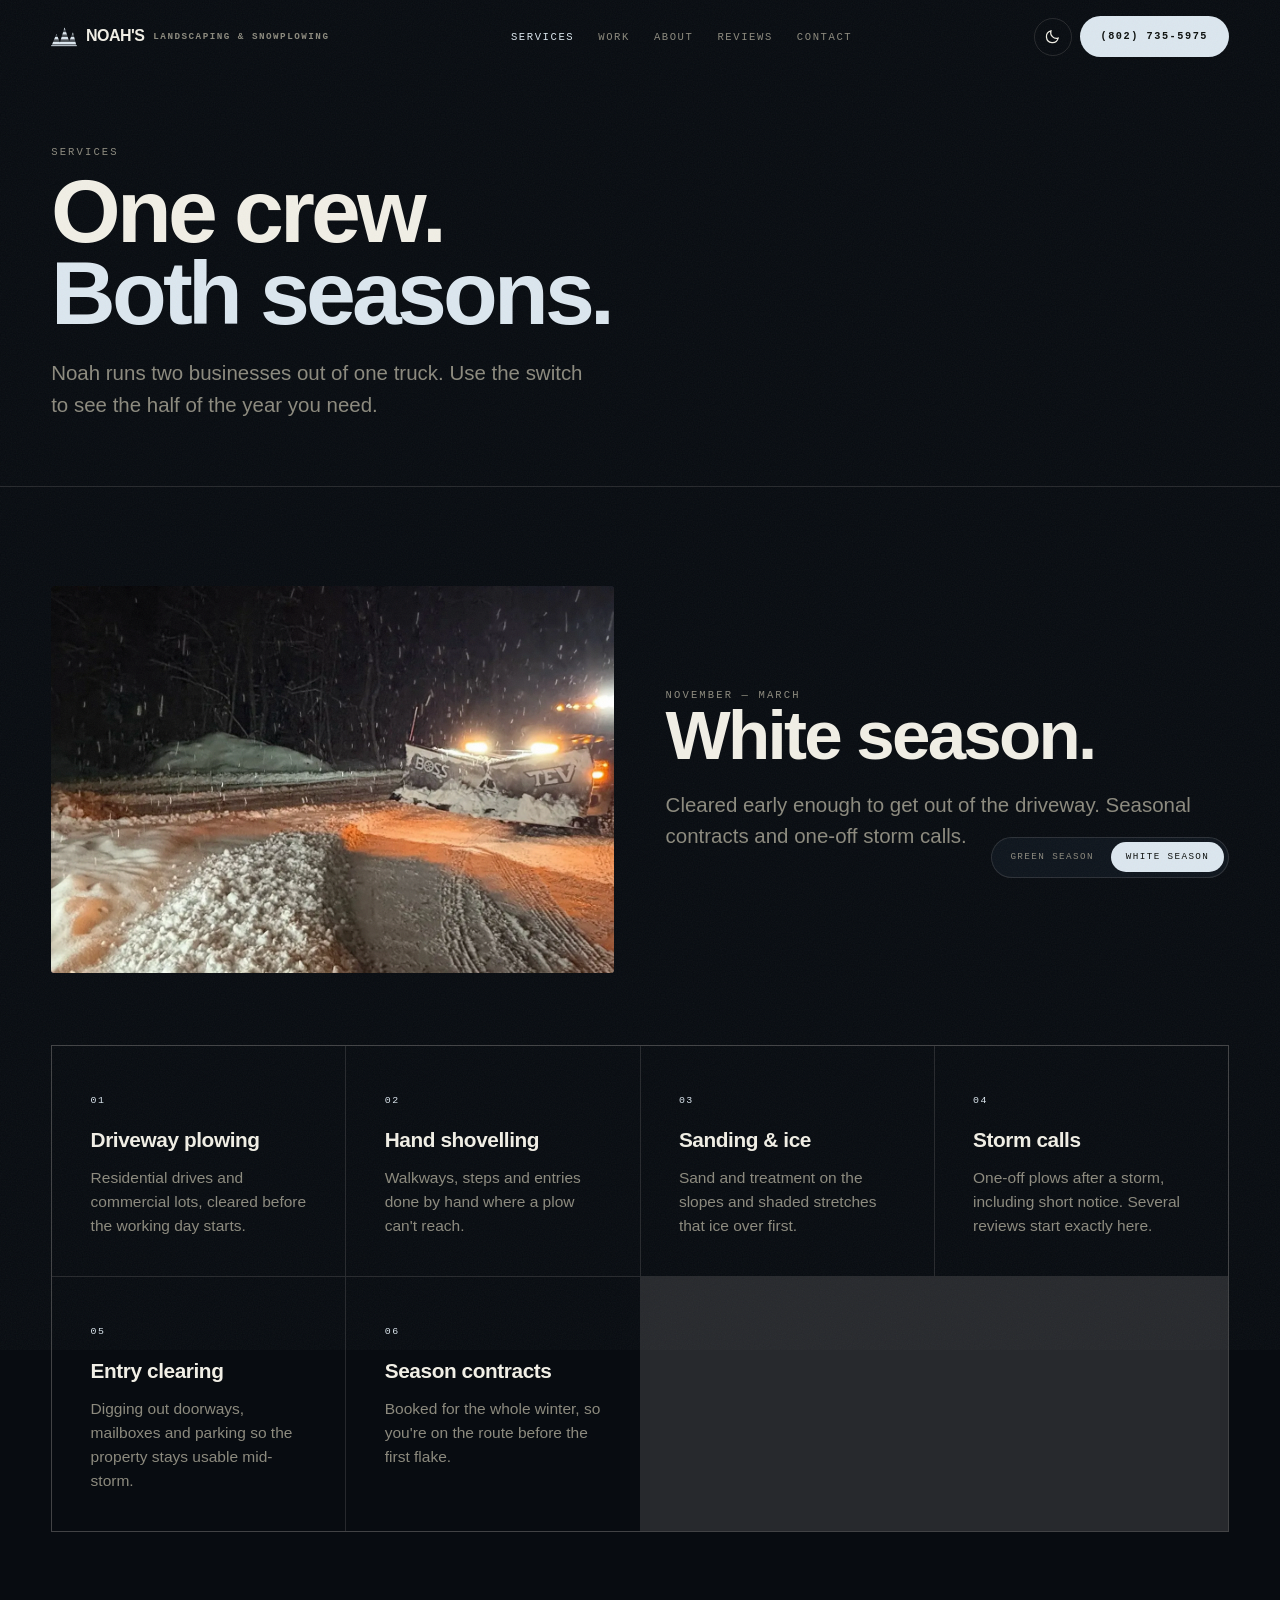
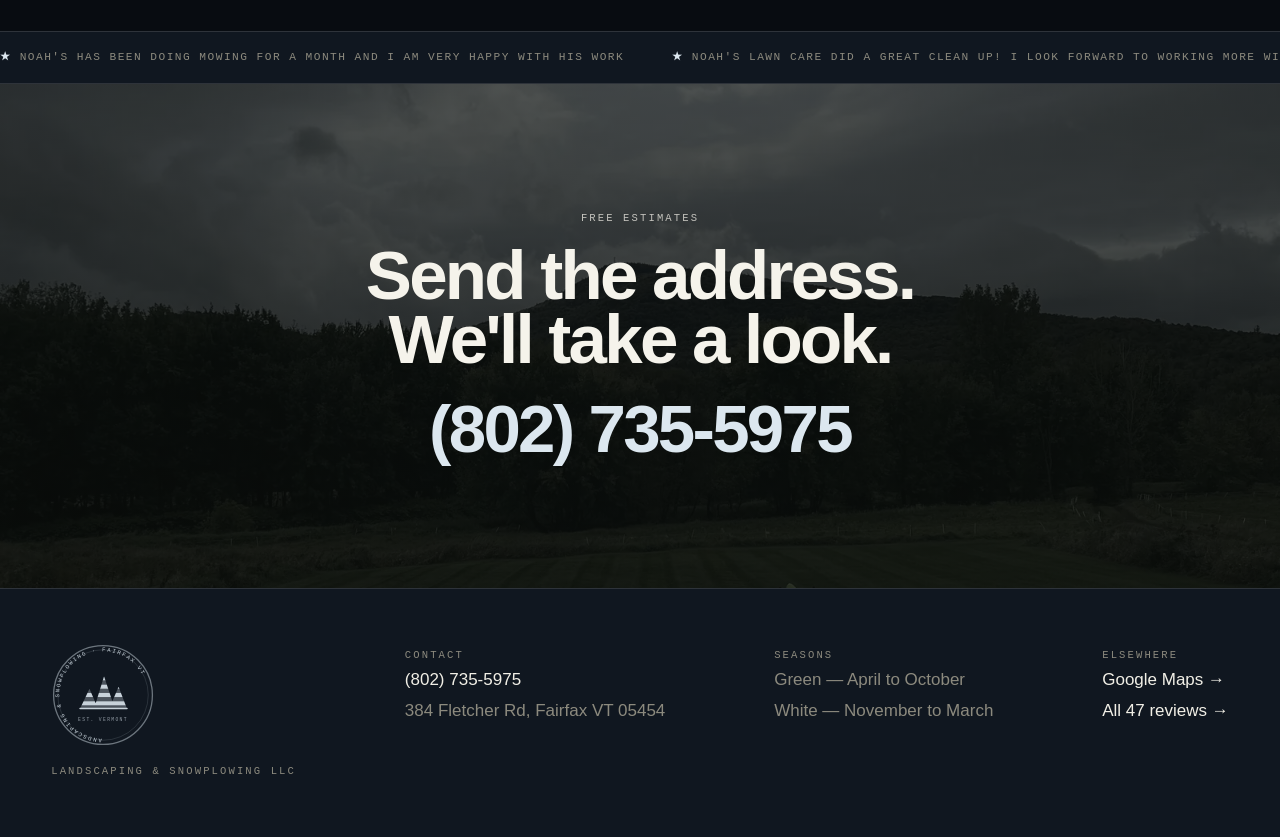
<file: site/services.html>
<!doctype html>
<html lang="en" data-season="green" data-theme="dark">
<head>
<meta charset="utf-8">
<meta name="viewport" content="width=device-width,initial-scale=1">
<title>Services · Noah's Landscaping &amp; Snowplowing</title>
<meta name="description" content="Mowing, beds, mulch, cleanups, plowing, shovelling and sanding across Fairfax and Franklin County, Vermont.">
<meta property="og:title" content="Services · Noah's Landscaping &amp; Snowplowing">
<meta property="og:description" content="Mowing, beds, mulch, cleanups, plowing, shovelling and sanding across Fairfax and Franklin County, Vermont.">
<meta property="og:image" content="media/hero/hero-poster.webp">
<link rel="stylesheet" href="assets/app.css?v=34ae82dc">
<link rel="icon" href="data:image/svg+xml,%3Csvg%20xmlns%3D%22http%3A//www.w3.org/2000/svg%22%20viewBox%3D%220%200%2032%2032%22%20fill%3D%22none%22%3E%3Cdefs%3E%3CclipPath%20id%3D%22f%22%3E%3Cpath%20d%3D%22M1%2C26%20L10%2C9%20L16%2C22%20L22%2C4%20L31%2C26%20Z%22/%3E%3C/clipPath%3E%3C/defs%3E%3Cg%20clip-path%3D%22url%28%23f%29%22%20fill%3D%22%235E9E1A%22%3E%3Crect%20x%3D%220%22%20y%3D%223%22%20width%3D%2232%22%20height%3D%226%22/%3E%3Crect%20x%3D%220%22%20y%3D%229%22%20width%3D%2232%22%20height%3D%226%22%20opacity%3D%22.33%22/%3E%3Crect%20x%3D%220%22%20y%3D%2215%22%20width%3D%2232%22%20height%3D%226%22/%3E%3Crect%20x%3D%220%22%20y%3D%2221%22%20width%3D%2232%22%20height%3D%225%22%20opacity%3D%22.33%22/%3E%3C/g%3E%3Cpath%20d%3D%22M1%2C28.5%20L31%2C28.5%22%20stroke%3D%22%235E9E1A%22%20stroke-width%3D%222.6%22%20stroke-linecap%3D%22round%22/%3E%3C/svg%3E">
<script>
/* set theme + season before paint so there is no flash */
(function(){var d=document.documentElement;try{
  var t=localStorage.getItem('noah-theme'); if(!t)t=matchMedia('(prefers-color-scheme: light)').matches?'light':'dark';
  d.dataset.theme=t;
  var s=localStorage.getItem('noah-season'); if(!s){var m=new Date().getMonth();s=(m>=10||m<=2)?'white':'green';}
  d.dataset.season=s;
}catch(e){}})();
</script>
</head>
<body data-page="services">
<div class="grain" aria-hidden="true"></div>
<a class="skip" href="#main">Skip to content</a>

<header class="nav">
  <a class="brand" href="index.html"><svg class="brand-mark" xmlns="http://www.w3.org/2000/svg" viewBox="0 0 96 96" fill="none" role="img" aria-label="Noah's — the Green Mountains, mowed">
  <defs><clipPath id="clip-mark"><path d="M2,80 L20,36 L33,68 L50,12 L67,64 L81,30 L94,80 Z"/></clipPath></defs>
  <g clip-path="url(#clip-mark)"><rect x="0" y="12" width="220" height="9" fill="currentColor" opacity="1"/><rect x="0" y="21" width="220" height="9" fill="currentColor" opacity=".32"/><rect x="0" y="30" width="220" height="9" fill="currentColor" opacity="1"/><rect x="0" y="39" width="220" height="9" fill="currentColor" opacity=".32"/><rect x="0" y="48" width="220" height="9" fill="currentColor" opacity="1"/><rect x="0" y="57" width="220" height="9" fill="currentColor" opacity=".32"/><rect x="0" y="66" width="220" height="9" fill="currentColor" opacity="1"/><rect x="0" y="75" width="220" height="5" fill="currentColor" opacity=".32"/></g>
  <path d="M2,80 L94,80" stroke="currentColor" stroke-width="3.4" stroke-linecap="round"/>
</svg><b>NOAH'S</b><span>Landscaping &amp; Snowplowing</span></a>
  <nav class="nav-links" aria-label="Main"><a href="services.html" class="is-on">Services</a><a href="work.html">Work</a><a href="about.html">About</a><a href="reviews.html">Reviews</a><a href="contact.html">Contact</a></nav>
  <div class="nav-tools">
    <button class="icon-btn" id="theme-toggle" aria-label="Switch between light and dark mode">
      <svg viewBox="0 0 24 24" width="17" height="17" fill="none" stroke="currentColor" stroke-width="1.7" aria-hidden="true">
        <circle class="i-sun" cx="12" cy="12" r="4.2"/>
        <g class="i-sun" stroke-linecap="round"><path d="M12 2.6v2.2M12 19.2v2.2M2.6 12h2.2M19.2 12h2.2M5.3 5.3l1.6 1.6M17.1 17.1l1.6 1.6M18.7 5.3l-1.6 1.6M6.9 17.1l-1.6 1.6"/></g>
        <path class="i-moon" d="M20 14.2A8.2 8.2 0 0 1 9.8 4 8.4 8.4 0 1 0 20 14.2Z"/>
      </svg>
    </button>
    <a class="btn" href="tel:+18027355975">(802) 735-5975</a>
    <button class="icon-btn menu-btn" id="menu-toggle" aria-label="Menu" aria-expanded="false">
      <svg viewBox="0 0 24 24" width="18" height="18" fill="none" stroke="currentColor" stroke-width="1.7" aria-hidden="true"><path d="M3 7h18M3 12h18M3 17h18"/></svg>
    </button>
  </div>
</header>
<div class="mobile-menu" id="mobile-menu" hidden><a href="services.html" class="is-on">Services</a><a href="work.html">Work</a><a href="about.html">About</a><a href="reviews.html">Reviews</a><a href="contact.html">Contact</a></div>

<div class="seasons" role="group" aria-label="Choose season">
  <button data-season-btn="green" aria-pressed="true">Green season</button>
  <button data-season-btn="white" aria-pressed="false">White season</button>
</div>

<main id="main">
<section class="phead">
  <div class="wrap">
    <p class="eyebrow rv">Services</p>
    <h1 class="h1 split"><span data-line>One crew.</span><span data-line class="l2">Both seasons.</span></h1>
    <p class="lede rv d1">Noah runs two businesses out of one truck. Use the switch to see the half of the year you need.</p>
  </div>
</section>

<section class="sec wrap" data-when="green">
  <div class="panel">
    <div class="panel-media rv"><img src="media/work/green-stripes.webp" alt="Freshly striped lawn with zero-turn mower"></div>
    <div>
      <p class="eyebrow rv">April — October</p>
      <h2 class="h2 rv d1">Green season.</h2>
      <p class="lede rv d2">Weekly maintenance, one-off rescues and the overgrown jobs other companies won't quote.</p>
    </div>
  </div>
  <div class="svc-grid">
    <article class="svc-card rv"><span class="n">01</span><h3>Mowing</h3><p>Weekly or biweekly, cut to leave a clean stripe. Residential lawns through to commercial lots and acreage.</p></article>
    <article class="svc-card rv d1"><span class="n">02</span><h3>Trimming &amp; edging</h3><p>String trimming around beds, fences and foundations. Crisp edges where lawn meets bed or drive.</p></article>
    <article class="svc-card rv d2"><span class="n">03</span><h3>Mulch &amp; stone</h3><p>Bark mulch, river stone and weed barrier. Beds dug, shaped and topped by the yard.</p></article>
    <article class="svc-card rv"><span class="n">04</span><h3>Spring &amp; fall cleanups</h3><p>Leaf and debris clearing, bed cutbacks, and getting a property ready for the season either side.</p></article>
    <article class="svc-card rv d1"><span class="n">05</span><h3>Overgrown reclamation</h3><p>Brush hogging and heavy clearing for lots that have got away. The jobs that get declined elsewhere.</p></article>
    <article class="svc-card rv d2"><span class="n">06</span><h3>Beds &amp; light hardscape</h3><p>New garden beds, low retaining walls, weed barrier and fill. Planting and shaping to match the house.</p></article>
  </div>
</section>

<section class="sec wrap" data-when="white" hidden>
  <div class="panel">
    <div class="panel-media rv"><img src="media/work/winter-bank.webp" alt="Plow truck pushing a snow bank at night"></div>
    <div>
      <p class="eyebrow rv">November — March</p>
      <h2 class="h2 rv d1">White season.</h2>
      <p class="lede rv d2">Cleared early enough to get out of the driveway. Seasonal contracts and one-off storm calls.</p>
    </div>
  </div>
  <div class="svc-grid">
    <article class="svc-card rv"><span class="n">01</span><h3>Driveway plowing</h3><p>Residential drives and commercial lots, cleared before the working day starts.</p></article>
    <article class="svc-card rv d1"><span class="n">02</span><h3>Hand shovelling</h3><p>Walkways, steps and entries done by hand where a plow can't reach.</p></article>
    <article class="svc-card rv d2"><span class="n">03</span><h3>Sanding &amp; ice</h3><p>Sand and treatment on the slopes and shaded stretches that ice over first.</p></article>
    <article class="svc-card rv"><span class="n">04</span><h3>Storm calls</h3><p>One-off plows after a storm, including short notice. Several reviews start exactly here.</p></article>
    <article class="svc-card rv d1"><span class="n">05</span><h3>Entry clearing</h3><p>Digging out doorways, mailboxes and parking so the property stays usable mid-storm.</p></article>
    <article class="svc-card rv d2"><span class="n">06</span><h3>Season contracts</h3><p>Booked for the whole winter, so you're on the route before the first flake.</p></article>
  </div>
</section>

<div class="marq" aria-hidden="true"><div class="marq-track"><span><b>★</b> Noah&#x27;s has been doing mowing for a month and I am very happy with his work</span><span><b>★</b> Noah&#x27;s lawn care did a great clean up! I look forward to working more with him</span><span><b>★</b> Noah’s Lawn Care is consistent and efficient. They do a great job on my hilly lawn</span><span><b>★</b> Noah’s lawn service maintained our lawn to our expectations</span><span><b>★</b> Really great, good quality work. Very nice guy!</span><span><b>★</b> Did a very nice on my lawn very fast and detailed!</span><span><b>★</b> Great services! Fast and friendly! Thanks again</span><span><b>★</b> Does good work gets the job done on time</span><span><b>★</b> Excellent services,,very reliable 😃 …</span><span><b>★</b> This dude does phenomenal work!</span><span><b>★</b> Noah&#x27;s has been doing mowing for a month and I am very happy with his work</span><span><b>★</b> Noah&#x27;s lawn care did a great clean up! I look forward to working more with him</span><span><b>★</b> Noah’s Lawn Care is consistent and efficient. They do a great job on my hilly lawn</span><span><b>★</b> Noah’s lawn service maintained our lawn to our expectations</span><span><b>★</b> Really great, good quality work. Very nice guy!</span><span><b>★</b> Did a very nice on my lawn very fast and detailed!</span><span><b>★</b> Great services! Fast and friendly! Thanks again</span><span><b>★</b> Does good work gets the job done on time</span><span><b>★</b> Excellent services,,very reliable 😃 …</span><span><b>★</b> This dude does phenomenal work!</span></div></div>

<section class="cta">
  <div class="cta-bg"><img src="media/work/green-field.webp" alt=""></div>
  <div class="wrap">
    <p class="eyebrow rv">Free estimates</p>
    <h2 class="h2 rv d1">Send the address.<br>We'll take a look.</h2>
    <a class="phone rv d2" href="tel:+18027355975">(802) 735-5975</a>
  </div>
</section>

</main>

<footer class="foot">
  <div class="wrap foot-grid">
    <div>
      <svg class="foot-badge" xmlns="http://www.w3.org/2000/svg" viewBox="0 0 200 200" fill="none" role="img" aria-label="Noah's Landscaping and Snowplowing, Fairfax Vermont">
  <defs>
    <clipPath id="clip-badge"><path d="M56,126 L74,88 L86,116 L102,64 L118,112 L130,84 L146,126 Z"/></clipPath>
    <path id="arc-badge" d="M100,184 A84,84 0 1,1 100.1,184"/>
  </defs>
  <circle cx="100" cy="100" r="95" stroke="currentColor" stroke-width="2.5" opacity=".5"/>
  <circle cx="100" cy="100" r="87" stroke="currentColor" stroke-width="1" opacity=".28"/>
  <g clip-path="url(#clip-badge)"><rect x="0" y="64" width="220" height="8" fill="currentColor" opacity="1"/><rect x="0" y="72" width="220" height="8" fill="currentColor" opacity=".32"/><rect x="0" y="80" width="220" height="8" fill="currentColor" opacity="1"/><rect x="0" y="88" width="220" height="8" fill="currentColor" opacity=".32"/><rect x="0" y="96" width="220" height="8" fill="currentColor" opacity="1"/><rect x="0" y="104" width="220" height="8" fill="currentColor" opacity=".32"/><rect x="0" y="112" width="220" height="8" fill="currentColor" opacity="1"/><rect x="0" y="120" width="220" height="6" fill="currentColor" opacity=".32"/></g>
  <path d="M56,126 L146,126" stroke="currentColor" stroke-width="3.2" stroke-linecap="round"/>
  <text font-family="ui-monospace,SFMono-Regular,Menlo,monospace" font-size="11" letter-spacing="3" fill="currentColor">
    <textPath href="#arc-badge" startOffset="25%" text-anchor="middle">NOAH'S · LANDSCAPING &amp; SNOWPLOWING · FAIRFAX VT</textPath>
  </text>
  <text x="100" y="150" text-anchor="middle" font-family="ui-monospace,SFMono-Regular,Menlo,monospace"
        font-size="9" letter-spacing="2.6" fill="currentColor" opacity=".72">EST. VERMONT</text>
</svg>
      <p class="eyebrow" style="margin-top:1rem">Landscaping &amp; Snowplowing LLC</p>
    </div>
    <div>
      <p class="eyebrow foot-h">Contact</p>
      <p><a href="tel:+18027355975">(802) 735-5975</a></p>
      <p class="dim">384 Fletcher Rd, Fairfax VT 05454</p>
    </div>
    <div>
      <p class="eyebrow foot-h">Seasons</p>
      <p class="dim">Green — April to October</p>
      <p class="dim">White — November to March</p>
    </div>
    <div>
      <p class="eyebrow foot-h">Elsewhere</p>
      <p><a href="https://www.google.com/maps/place/?q=place_id:ChIJpdoFAWQN3awR_P-K7BiMyyY" target="_blank" rel="noopener">Google Maps →</a></p>
      <p><a href="reviews.html">All 47 reviews →</a></p>
    </div>
  </div>
</footer>

<script src="assets/app.js?v=5225c7ff"></script>
</body>
</html>
</file>
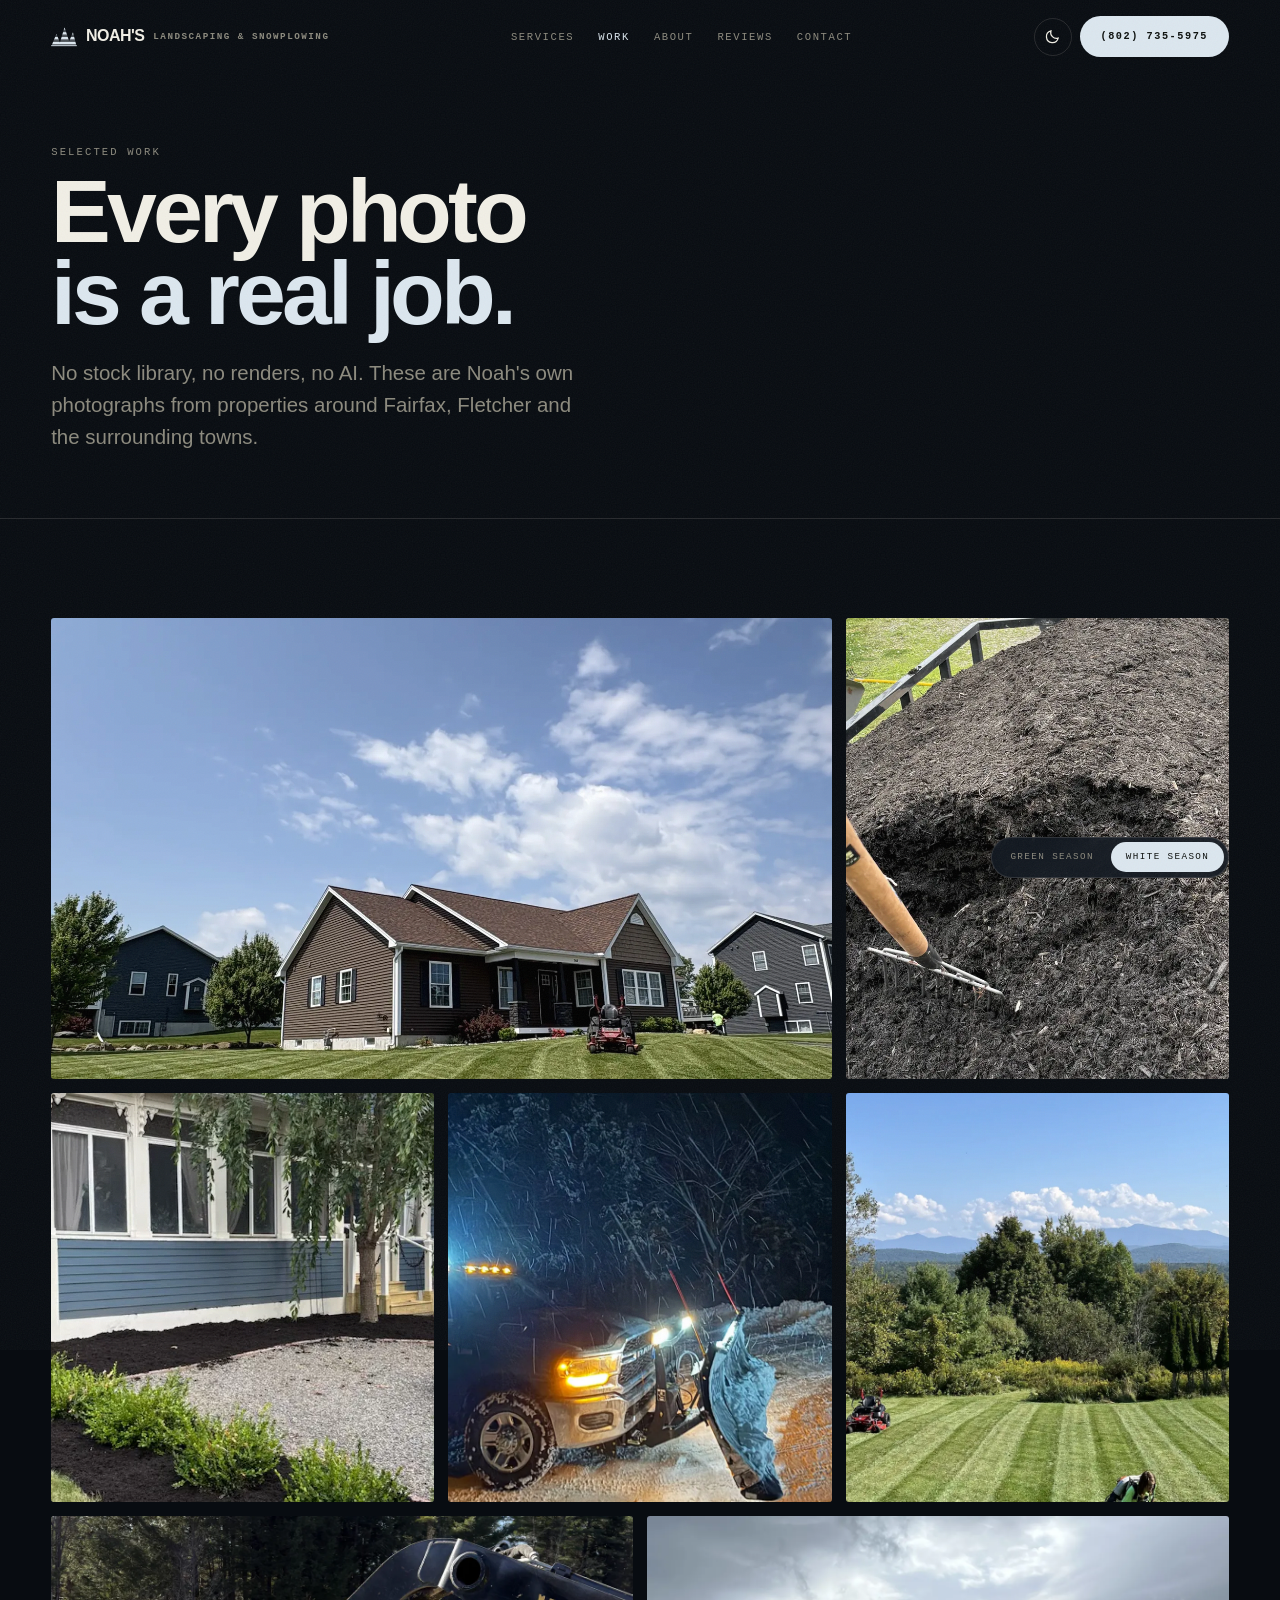
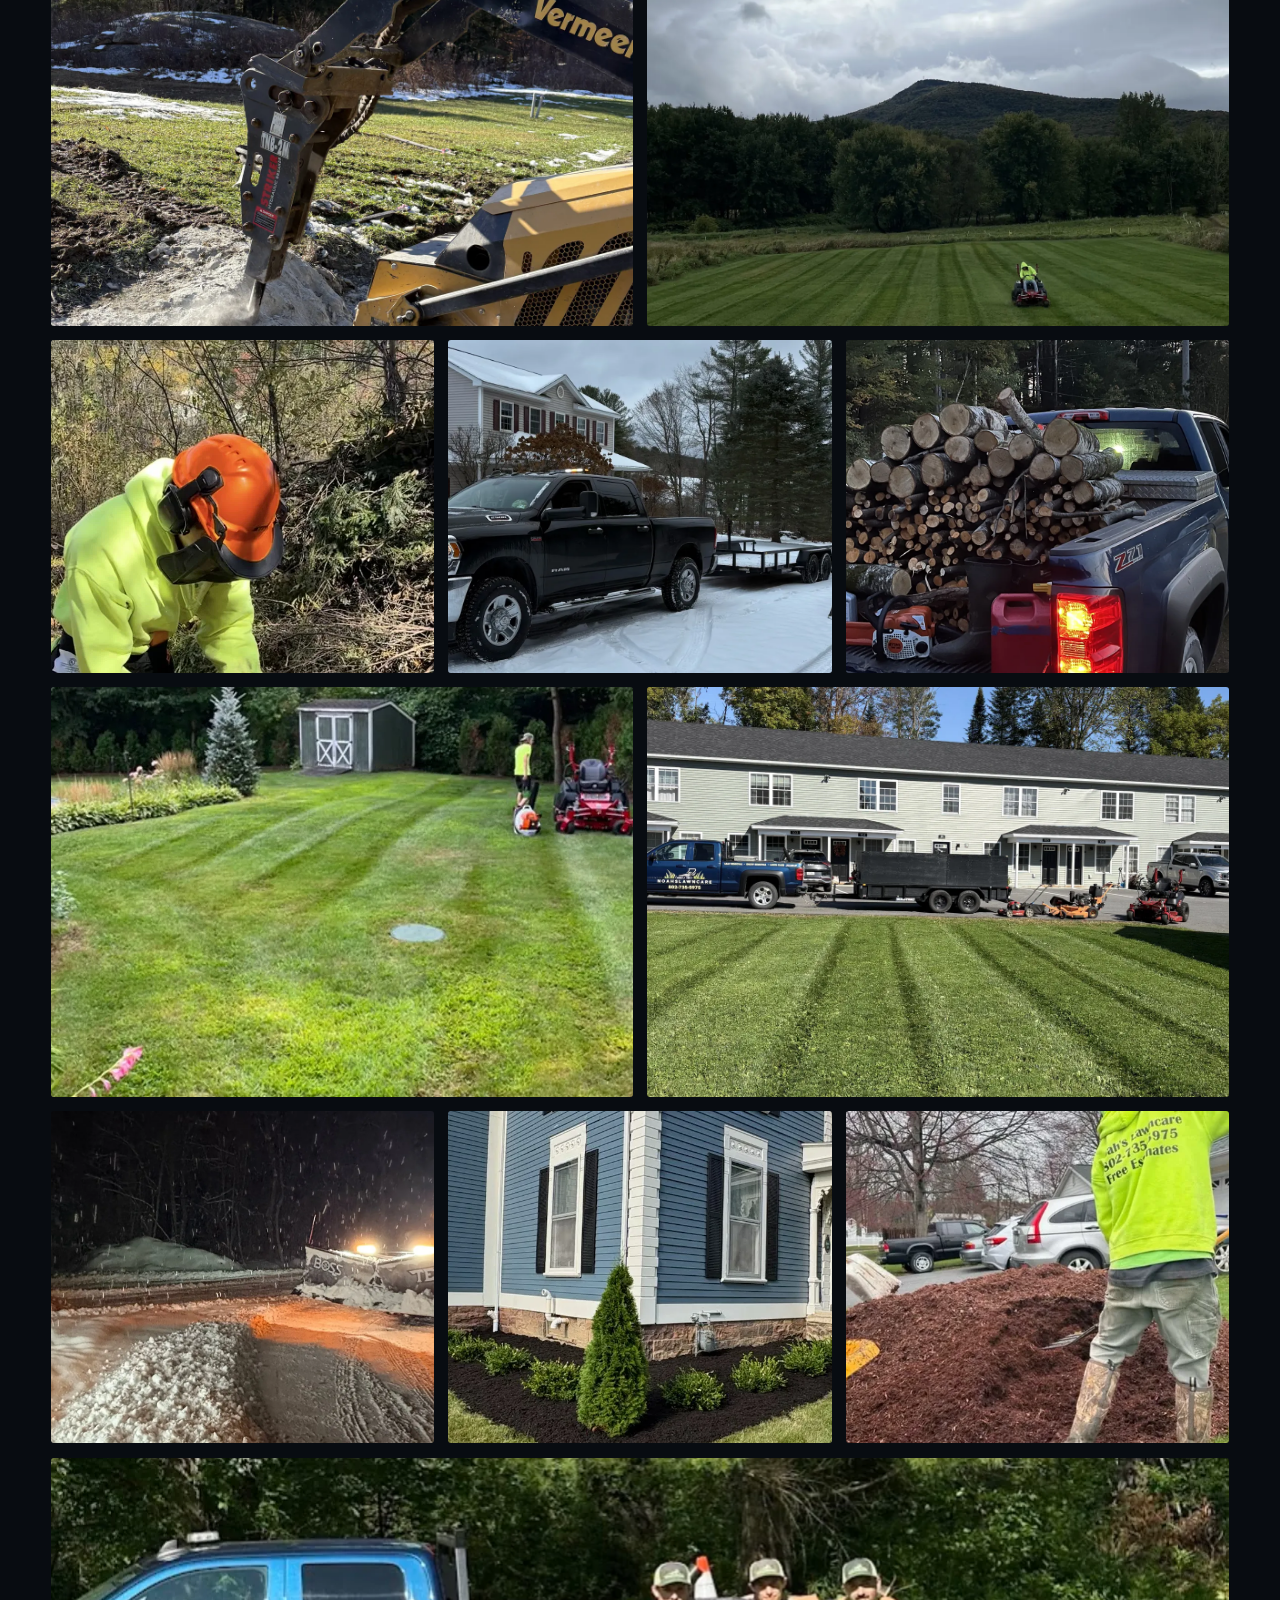
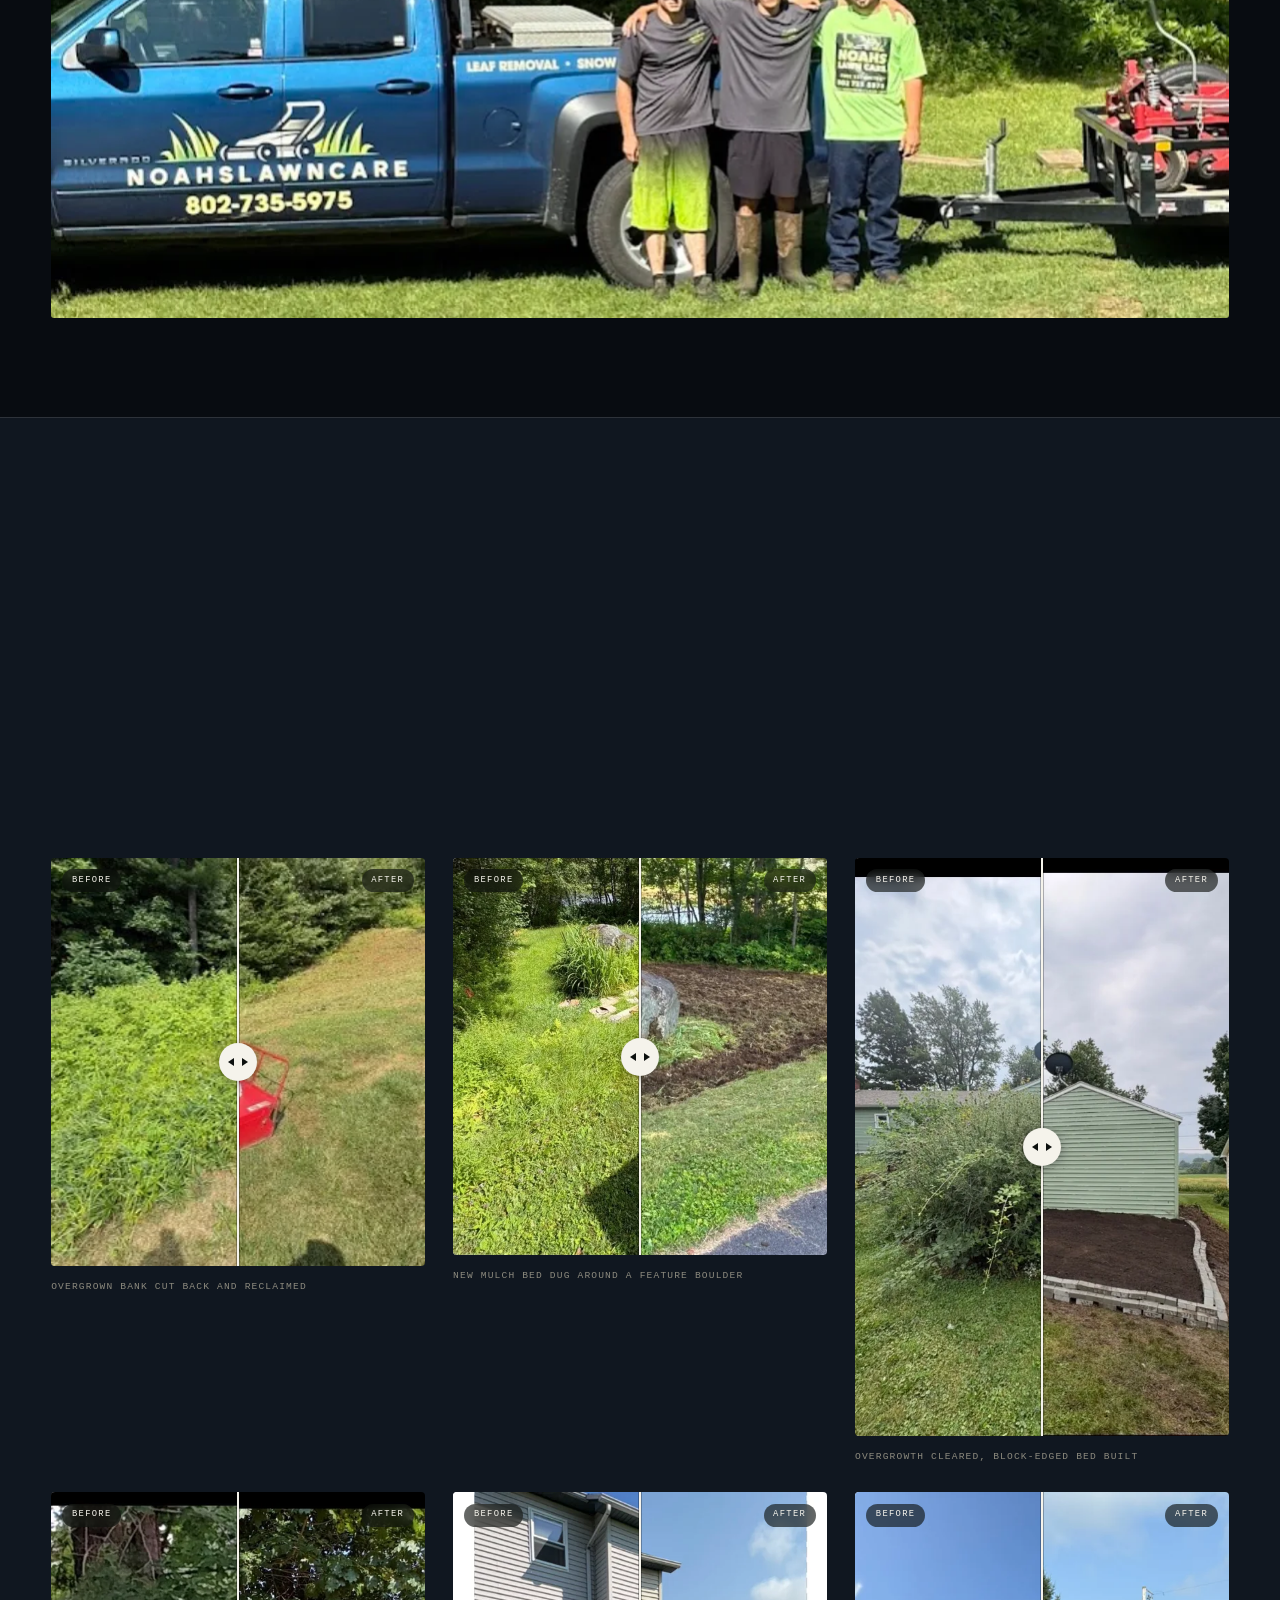
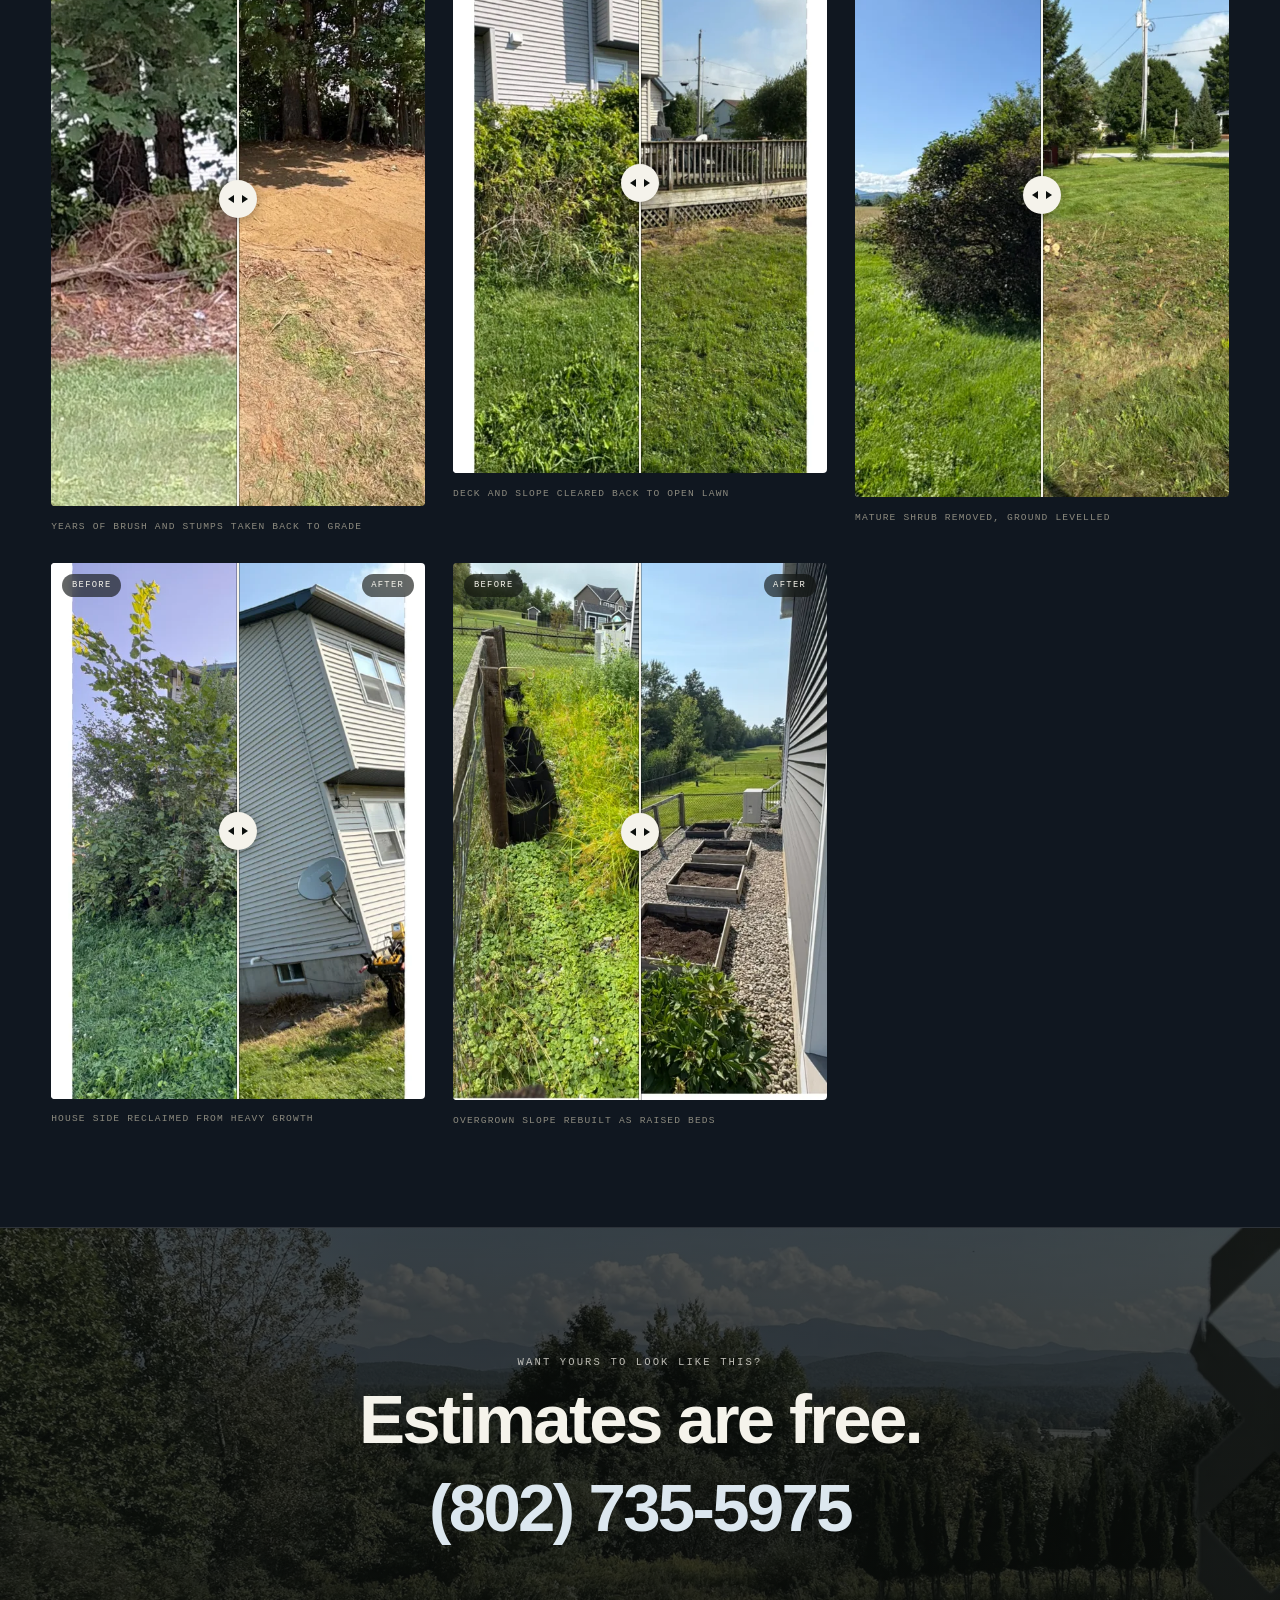
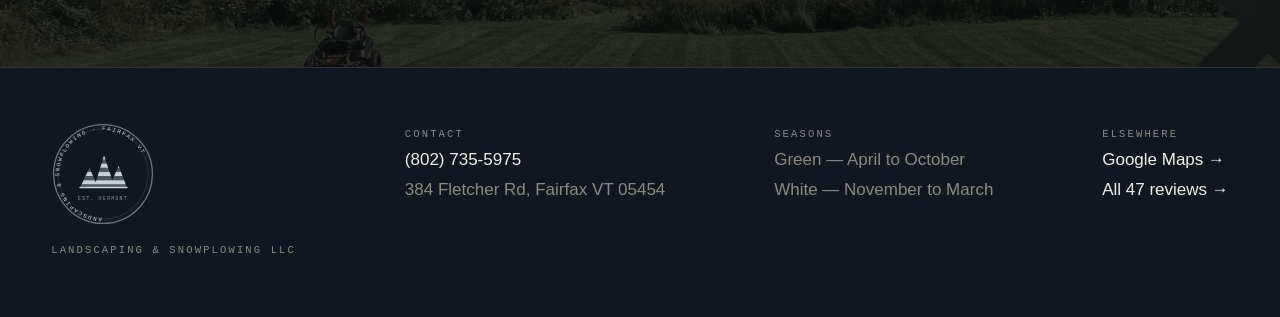
<file: site/work.html>
<!doctype html>
<html lang="en" data-season="green" data-theme="dark">
<head>
<meta charset="utf-8">
<meta name="viewport" content="width=device-width,initial-scale=1">
<title>Selected work · Noah's Landscaping &amp; Snowplowing</title>
<meta name="description" content="Real photographs from real jobs around Fairfax, Fletcher and the surrounding towns.">
<meta property="og:title" content="Selected work · Noah's Landscaping &amp; Snowplowing">
<meta property="og:description" content="Real photographs from real jobs around Fairfax, Fletcher and the surrounding towns.">
<meta property="og:image" content="media/hero/hero-poster.webp">
<link rel="stylesheet" href="assets/app.css?v=34ae82dc">
<link rel="icon" href="data:image/svg+xml,%3Csvg%20xmlns%3D%22http%3A//www.w3.org/2000/svg%22%20viewBox%3D%220%200%2032%2032%22%20fill%3D%22none%22%3E%3Cdefs%3E%3CclipPath%20id%3D%22f%22%3E%3Cpath%20d%3D%22M1%2C26%20L10%2C9%20L16%2C22%20L22%2C4%20L31%2C26%20Z%22/%3E%3C/clipPath%3E%3C/defs%3E%3Cg%20clip-path%3D%22url%28%23f%29%22%20fill%3D%22%235E9E1A%22%3E%3Crect%20x%3D%220%22%20y%3D%223%22%20width%3D%2232%22%20height%3D%226%22/%3E%3Crect%20x%3D%220%22%20y%3D%229%22%20width%3D%2232%22%20height%3D%226%22%20opacity%3D%22.33%22/%3E%3Crect%20x%3D%220%22%20y%3D%2215%22%20width%3D%2232%22%20height%3D%226%22/%3E%3Crect%20x%3D%220%22%20y%3D%2221%22%20width%3D%2232%22%20height%3D%225%22%20opacity%3D%22.33%22/%3E%3C/g%3E%3Cpath%20d%3D%22M1%2C28.5%20L31%2C28.5%22%20stroke%3D%22%235E9E1A%22%20stroke-width%3D%222.6%22%20stroke-linecap%3D%22round%22/%3E%3C/svg%3E">
<script>
/* set theme + season before paint so there is no flash */
(function(){var d=document.documentElement;try{
  var t=localStorage.getItem('noah-theme'); if(!t)t=matchMedia('(prefers-color-scheme: light)').matches?'light':'dark';
  d.dataset.theme=t;
  var s=localStorage.getItem('noah-season'); if(!s){var m=new Date().getMonth();s=(m>=10||m<=2)?'white':'green';}
  d.dataset.season=s;
}catch(e){}})();
</script>
</head>
<body data-page="work">
<div class="grain" aria-hidden="true"></div>
<a class="skip" href="#main">Skip to content</a>

<header class="nav">
  <a class="brand" href="index.html"><svg class="brand-mark" xmlns="http://www.w3.org/2000/svg" viewBox="0 0 96 96" fill="none" role="img" aria-label="Noah's — the Green Mountains, mowed">
  <defs><clipPath id="clip-mark"><path d="M2,80 L20,36 L33,68 L50,12 L67,64 L81,30 L94,80 Z"/></clipPath></defs>
  <g clip-path="url(#clip-mark)"><rect x="0" y="12" width="220" height="9" fill="currentColor" opacity="1"/><rect x="0" y="21" width="220" height="9" fill="currentColor" opacity=".32"/><rect x="0" y="30" width="220" height="9" fill="currentColor" opacity="1"/><rect x="0" y="39" width="220" height="9" fill="currentColor" opacity=".32"/><rect x="0" y="48" width="220" height="9" fill="currentColor" opacity="1"/><rect x="0" y="57" width="220" height="9" fill="currentColor" opacity=".32"/><rect x="0" y="66" width="220" height="9" fill="currentColor" opacity="1"/><rect x="0" y="75" width="220" height="5" fill="currentColor" opacity=".32"/></g>
  <path d="M2,80 L94,80" stroke="currentColor" stroke-width="3.4" stroke-linecap="round"/>
</svg><b>NOAH'S</b><span>Landscaping &amp; Snowplowing</span></a>
  <nav class="nav-links" aria-label="Main"><a href="services.html">Services</a><a href="work.html" class="is-on">Work</a><a href="about.html">About</a><a href="reviews.html">Reviews</a><a href="contact.html">Contact</a></nav>
  <div class="nav-tools">
    <button class="icon-btn" id="theme-toggle" aria-label="Switch between light and dark mode">
      <svg viewBox="0 0 24 24" width="17" height="17" fill="none" stroke="currentColor" stroke-width="1.7" aria-hidden="true">
        <circle class="i-sun" cx="12" cy="12" r="4.2"/>
        <g class="i-sun" stroke-linecap="round"><path d="M12 2.6v2.2M12 19.2v2.2M2.6 12h2.2M19.2 12h2.2M5.3 5.3l1.6 1.6M17.1 17.1l1.6 1.6M18.7 5.3l-1.6 1.6M6.9 17.1l-1.6 1.6"/></g>
        <path class="i-moon" d="M20 14.2A8.2 8.2 0 0 1 9.8 4 8.4 8.4 0 1 0 20 14.2Z"/>
      </svg>
    </button>
    <a class="btn" href="tel:+18027355975">(802) 735-5975</a>
    <button class="icon-btn menu-btn" id="menu-toggle" aria-label="Menu" aria-expanded="false">
      <svg viewBox="0 0 24 24" width="18" height="18" fill="none" stroke="currentColor" stroke-width="1.7" aria-hidden="true"><path d="M3 7h18M3 12h18M3 17h18"/></svg>
    </button>
  </div>
</header>
<div class="mobile-menu" id="mobile-menu" hidden><a href="services.html">Services</a><a href="work.html" class="is-on">Work</a><a href="about.html">About</a><a href="reviews.html">Reviews</a><a href="contact.html">Contact</a></div>

<div class="seasons" role="group" aria-label="Choose season">
  <button data-season-btn="green" aria-pressed="true">Green season</button>
  <button data-season-btn="white" aria-pressed="false">White season</button>
</div>

<main id="main">
<section class="phead">
  <div class="wrap">
    <p class="eyebrow rv">Selected work</p>
    <h1 class="h1 split"><span data-line>Every photo</span><span data-line class="l2">is a real job.</span></h1>
    <p class="lede rv d1">No stock library, no renders, no AI. These are Noah's own photographs from properties around Fairfax, Fletcher and the surrounding towns.</p>
  </div>
</section>

<section class="sec wrap">
  <div class="work">
    <figure class="tile c8 h-lg rv"><img src="media/work/green-house.webp" loading="lazy" alt="Home with freshly striped lawn under summer clouds"><figcaption>Weekly mowing · Fairfax</figcaption></figure>
    <figure class="tile c4 h-lg rv d1"><img src="media/work/craft-mulch.webp" loading="lazy" alt="Pitchfork lifting dark shredded bark mulch"><figcaption>Mulch by the yard</figcaption></figure>
    <figure class="tile c4 h-md rv"><img src="media/work/green-beds-after.webp" loading="lazy" alt="Fresh mulch beds and shrubs at a blue Victorian house"><figcaption>Beds &amp; edging</figcaption></figure>
    <figure class="tile c4 h-md rv d1"><img src="media/work/winter-plow.webp" loading="lazy" alt="Plow truck at night in falling snow"><figcaption>Storm call</figcaption></figure>
    <figure class="tile c4 h-md rv d2"><img src="media/work/green-vista.webp" loading="lazy" alt="Striped lawn with mountain view and crew trimming"><figcaption>Full property care</figcaption></figure>
    <figure class="tile c6 h-md rv"><img src="media/work/craft-machine.webp" loading="lazy" alt="Compact track loader with hydraulic breaker"><figcaption>Heavy clearing</figcaption></figure>
    <figure class="tile c6 h-md rv d1"><img src="media/work/green-field.webp" loading="lazy" alt="Wide Vermont field freshly cut beneath a storm sky"><figcaption>Acreage &amp; fields</figcaption></figure>
    <figure class="tile c4 h-sm rv"><img src="media/work/craft-saw.webp" loading="lazy" alt="Crew member cutting brush with a chainsaw"><figcaption>Brush &amp; tree work</figcaption></figure>
    <figure class="tile c4 h-sm rv d1"><img src="media/work/winter-truck.webp" loading="lazy" alt="Plow truck in a snow-covered driveway"><figcaption>Season contracts</figcaption></figure>
    <figure class="tile c4 h-sm rv d2"><img src="media/work/craft-wood.webp" loading="lazy" alt="Truck bed loaded with cut firewood at dusk"><figcaption>Haul-away &amp; firewood</figcaption></figure>
    <figure class="tile c6 h-md rv"><img src="media/work/green-backyard.webp" loading="lazy" alt="Backyard with mower, shed and garden beds"><figcaption>Back gardens</figcaption></figure>
    <figure class="tile c6 h-md rv d1"><img src="media/work/green-commercial.webp" loading="lazy" alt="Large commercial lawn with mowing stripes"><figcaption>Commercial grounds</figcaption></figure>
    <figure class="tile c4 h-sm rv"><img src="media/work/winter-bank.webp" loading="lazy" alt="Snow bank pushed back under amber work lights"><figcaption>Pushing back banks</figcaption></figure>
    <figure class="tile c4 h-sm rv d1"><img src="media/work/green-beds-2.webp" loading="lazy" alt="Mulched foundation beds and shrubs"><figcaption>Foundation beds</figcaption></figure>
    <figure class="tile c4 h-sm rv d2"><img src="media/work/crew-mulch.webp" loading="lazy" alt="Crew spreading mulch from a wheelbarrow"><figcaption>The crew, working</figcaption></figure>
    <figure class="tile c12 h-lg rv"><img src="media/work/crew-truck.webp" loading="lazy" alt="Noah and crew with the branded truck and trailer"><figcaption>Noah and the crew · Fairfax, Vermont</figcaption></figure>
  </div>
</section>

<section class="sec wrap alt-band">
  <div class="sec-head">
    <p class="eyebrow rv">Before &amp; after</p>
    <h2 class="h2 rv d1">Drag to see<br>the difference.</h2>
    <p class="lede rv d2">Eight real properties around Fairfax and Fletcher. Grab the handle, or use the arrow keys.</p>
  </div>
  <div class="ba-grid"><figure class="ba rv" data-ba tabindex="0" aria-label="Before and after: Overgrown bank cut back and reclaimed. Drag or use arrow keys to compare."><div class="ba-stage" style="aspect-ratio:278/304"><img class="ba-after"  src="media/ba/overgrown-bank-after.webp"  alt="After — Overgrown bank cut back and reclaimed" loading="lazy"><div class="ba-clip"><img class="ba-before" src="media/ba/overgrown-bank-before.webp" alt="Before — Overgrown bank cut back and reclaimed" loading="lazy"></div><span class="ba-tag ba-tag-b">Before</span><span class="ba-tag ba-tag-a">After</span><span class="ba-handle" aria-hidden="true"><i></i></span><input class="ba-range" type="range" min="0" max="100" value="50" aria-label="Reveal amount"></div><figcaption>Overgrown bank cut back and reclaimed</figcaption></figure>
<figure class="ba rv" data-ba tabindex="0" aria-label="Before and after: New mulch bed dug around a feature boulder. Drag or use arrow keys to compare."><div class="ba-stage" style="aspect-ratio:561/597"><img class="ba-after"  src="media/ba/boulder-bed-after.webp"  alt="After — New mulch bed dug around a feature boulder" loading="lazy"><div class="ba-clip"><img class="ba-before" src="media/ba/boulder-bed-before.webp" alt="Before — New mulch bed dug around a feature boulder" loading="lazy"></div><span class="ba-tag ba-tag-b">Before</span><span class="ba-tag ba-tag-a">After</span><span class="ba-handle" aria-hidden="true"><i></i></span><input class="ba-range" type="range" min="0" max="100" value="50" aria-label="Reveal amount"></div><figcaption>New mulch bed dug around a feature boulder</figcaption></figure>
<figure class="ba rv" data-ba tabindex="0" aria-label="Before and after: Overgrowth cleared, block-edged bed built. Drag or use arrow keys to compare."><div class="ba-stage" style="aspect-ratio:548/848"><img class="ba-after"  src="media/ba/foundation-bed-after.webp"  alt="After — Overgrowth cleared, block-edged bed built" loading="lazy"><div class="ba-clip"><img class="ba-before" src="media/ba/foundation-bed-before.webp" alt="Before — Overgrowth cleared, block-edged bed built" loading="lazy"></div><span class="ba-tag ba-tag-b">Before</span><span class="ba-tag ba-tag-a">After</span><span class="ba-handle" aria-hidden="true"><i></i></span><input class="ba-range" type="range" min="0" max="100" value="50" aria-label="Reveal amount"></div><figcaption>Overgrowth cleared, block-edged bed built</figcaption></figure>
<figure class="ba rv" data-ba tabindex="0" aria-label="Before and after: Years of brush and stumps taken back to grade. Drag or use arrow keys to compare."><div class="ba-stage" style="aspect-ratio:549/902"><img class="ba-after"  src="media/ba/brush-clearing-after.webp"  alt="After — Years of brush and stumps taken back to grade" loading="lazy"><div class="ba-clip"><img class="ba-before" src="media/ba/brush-clearing-before.webp" alt="Before — Years of brush and stumps taken back to grade" loading="lazy"></div><span class="ba-tag ba-tag-b">Before</span><span class="ba-tag ba-tag-a">After</span><span class="ba-handle" aria-hidden="true"><i></i></span><input class="ba-range" type="range" min="0" max="100" value="50" aria-label="Reveal amount"></div><figcaption>Years of brush and stumps taken back to grade</figcaption></figure>
<figure class="ba rv" data-ba tabindex="0" aria-label="Before and after: Deck and slope cleared back to open lawn. Drag or use arrow keys to compare."><div class="ba-stage" style="aspect-ratio:572/889"><img class="ba-after"  src="media/ba/deck-clearing-after.webp"  alt="After — Deck and slope cleared back to open lawn" loading="lazy"><div class="ba-clip"><img class="ba-before" src="media/ba/deck-clearing-before.webp" alt="Before — Deck and slope cleared back to open lawn" loading="lazy"></div><span class="ba-tag ba-tag-b">Before</span><span class="ba-tag ba-tag-a">After</span><span class="ba-handle" aria-hidden="true"><i></i></span><input class="ba-range" type="range" min="0" max="100" value="50" aria-label="Reveal amount"></div><figcaption>Deck and slope cleared back to open lawn</figcaption></figure>
<figure class="ba rv" data-ba tabindex="0" aria-label="Before and after: Mature shrub removed, ground levelled. Drag or use arrow keys to compare."><div class="ba-stage" style="aspect-ratio:532/861"><img class="ba-after"  src="media/ba/shrub-removal-after.webp"  alt="After — Mature shrub removed, ground levelled" loading="lazy"><div class="ba-clip"><img class="ba-before" src="media/ba/shrub-removal-before.webp" alt="Before — Mature shrub removed, ground levelled" loading="lazy"></div><span class="ba-tag ba-tag-b">Before</span><span class="ba-tag ba-tag-a">After</span><span class="ba-handle" aria-hidden="true"><i></i></span><input class="ba-range" type="range" min="0" max="100" value="50" aria-label="Reveal amount"></div><figcaption>Mature shrub removed, ground levelled</figcaption></figure>
<figure class="ba rv" data-ba tabindex="0" aria-label="Before and after: House side reclaimed from heavy growth. Drag or use arrow keys to compare."><div class="ba-stage" style="aspect-ratio:572/820"><img class="ba-after"  src="media/ba/house-side-after.webp"  alt="After — House side reclaimed from heavy growth" loading="lazy"><div class="ba-clip"><img class="ba-before" src="media/ba/house-side-before.webp" alt="Before — House side reclaimed from heavy growth" loading="lazy"></div><span class="ba-tag ba-tag-b">Before</span><span class="ba-tag ba-tag-a">After</span><span class="ba-handle" aria-hidden="true"><i></i></span><input class="ba-range" type="range" min="0" max="100" value="50" aria-label="Reveal amount"></div><figcaption>House side reclaimed from heavy growth</figcaption></figure>
<figure class="ba rv" data-ba tabindex="0" aria-label="Before and after: Overgrown slope rebuilt as raised beds. Drag or use arrow keys to compare."><div class="ba-stage" style="aspect-ratio:568/817"><img class="ba-after"  src="media/ba/raised-beds-after.webp"  alt="After — Overgrown slope rebuilt as raised beds" loading="lazy"><div class="ba-clip"><img class="ba-before" src="media/ba/raised-beds-before.webp" alt="Before — Overgrown slope rebuilt as raised beds" loading="lazy"></div><span class="ba-tag ba-tag-b">Before</span><span class="ba-tag ba-tag-a">After</span><span class="ba-handle" aria-hidden="true"><i></i></span><input class="ba-range" type="range" min="0" max="100" value="50" aria-label="Reveal amount"></div><figcaption>Overgrown slope rebuilt as raised beds</figcaption></figure></div>
</section>

<section class="cta">
  <div class="cta-bg"><img src="media/work/green-vista.webp" alt=""></div>
  <div class="wrap">
    <p class="eyebrow rv">Want yours to look like this?</p>
    <h2 class="h2 rv d1">Estimates are free.</h2>
    <a class="phone rv d2" href="tel:+18027355975">(802) 735-5975</a>
  </div>
</section>

</main>

<footer class="foot">
  <div class="wrap foot-grid">
    <div>
      <svg class="foot-badge" xmlns="http://www.w3.org/2000/svg" viewBox="0 0 200 200" fill="none" role="img" aria-label="Noah's Landscaping and Snowplowing, Fairfax Vermont">
  <defs>
    <clipPath id="clip-badge"><path d="M56,126 L74,88 L86,116 L102,64 L118,112 L130,84 L146,126 Z"/></clipPath>
    <path id="arc-badge" d="M100,184 A84,84 0 1,1 100.1,184"/>
  </defs>
  <circle cx="100" cy="100" r="95" stroke="currentColor" stroke-width="2.5" opacity=".5"/>
  <circle cx="100" cy="100" r="87" stroke="currentColor" stroke-width="1" opacity=".28"/>
  <g clip-path="url(#clip-badge)"><rect x="0" y="64" width="220" height="8" fill="currentColor" opacity="1"/><rect x="0" y="72" width="220" height="8" fill="currentColor" opacity=".32"/><rect x="0" y="80" width="220" height="8" fill="currentColor" opacity="1"/><rect x="0" y="88" width="220" height="8" fill="currentColor" opacity=".32"/><rect x="0" y="96" width="220" height="8" fill="currentColor" opacity="1"/><rect x="0" y="104" width="220" height="8" fill="currentColor" opacity=".32"/><rect x="0" y="112" width="220" height="8" fill="currentColor" opacity="1"/><rect x="0" y="120" width="220" height="6" fill="currentColor" opacity=".32"/></g>
  <path d="M56,126 L146,126" stroke="currentColor" stroke-width="3.2" stroke-linecap="round"/>
  <text font-family="ui-monospace,SFMono-Regular,Menlo,monospace" font-size="11" letter-spacing="3" fill="currentColor">
    <textPath href="#arc-badge" startOffset="25%" text-anchor="middle">NOAH'S · LANDSCAPING &amp; SNOWPLOWING · FAIRFAX VT</textPath>
  </text>
  <text x="100" y="150" text-anchor="middle" font-family="ui-monospace,SFMono-Regular,Menlo,monospace"
        font-size="9" letter-spacing="2.6" fill="currentColor" opacity=".72">EST. VERMONT</text>
</svg>
      <p class="eyebrow" style="margin-top:1rem">Landscaping &amp; Snowplowing LLC</p>
    </div>
    <div>
      <p class="eyebrow foot-h">Contact</p>
      <p><a href="tel:+18027355975">(802) 735-5975</a></p>
      <p class="dim">384 Fletcher Rd, Fairfax VT 05454</p>
    </div>
    <div>
      <p class="eyebrow foot-h">Seasons</p>
      <p class="dim">Green — April to October</p>
      <p class="dim">White — November to March</p>
    </div>
    <div>
      <p class="eyebrow foot-h">Elsewhere</p>
      <p><a href="https://www.google.com/maps/place/?q=place_id:ChIJpdoFAWQN3awR_P-K7BiMyyY" target="_blank" rel="noopener">Google Maps →</a></p>
      <p><a href="reviews.html">All 47 reviews →</a></p>
    </div>
  </div>
</footer>

<script src="assets/app.js?v=5225c7ff"></script>
</body>
</html>
</file>
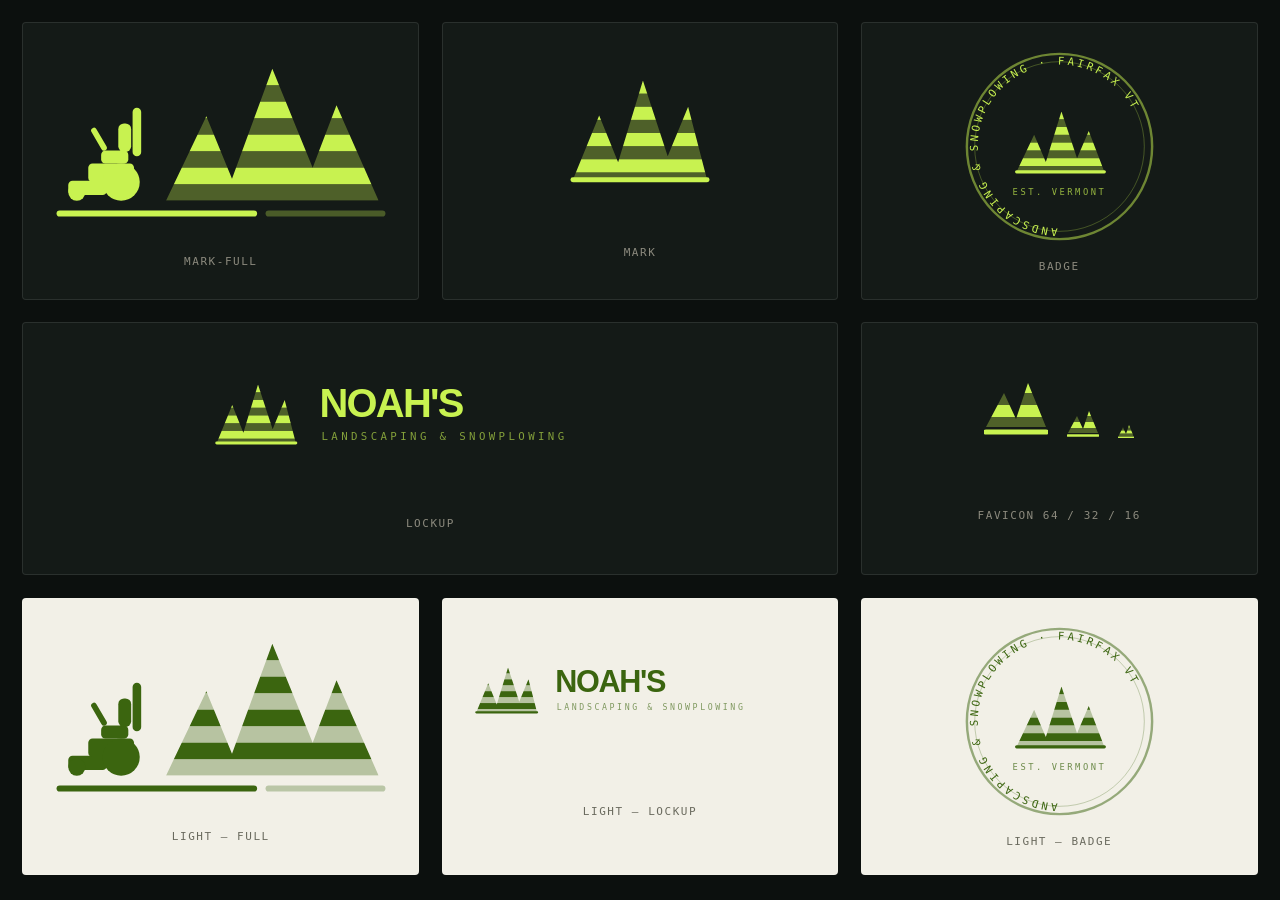
<file: site/brand/logo-proof.html>
<!doctype html><meta charset=utf-8><style>
body{margin:0;background:#0C100E;color:#C8F250;font:11px ui-monospace,Menlo,monospace;
     display:grid;grid-template-columns:repeat(3,1fr);gap:1.4rem;padding:1.4rem}
.c{background:#141A17;border:1px solid #ffffff18;border-radius:4px;padding:1.6rem;
   display:grid;place-items:center;gap:1rem;min-height:200px}
.c b{color:#8C8A7E;font-weight:400;letter-spacing:.14em;text-transform:uppercase}
.lite{background:#F2F0E7;color:#3B650F}.lite b{color:#6A6A5E}
.sm{display:flex;gap:1.2rem;align-items:flex-end}</style><div class="c" style=""><svg style="width:330px;height:auto" xmlns="http://www.w3.org/2000/svg" viewBox="0 0 180 96" fill="none" role="img" aria-label="Noah's — a mower cutting the Green Mountains">
  <defs><clipPath id="clip-markfull"><path d="M60,80 L82,34 L96,68 L118,8 L140,62 L153,28 L176,80 Z"/></clipPath></defs>
  <g clip-path="url(#clip-markfull)"><rect x="0" y="8" width="220" height="9" fill="currentColor" opacity="1"/><rect x="0" y="17" width="220" height="9" fill="currentColor" opacity=".32"/><rect x="0" y="26" width="220" height="9" fill="currentColor" opacity="1"/><rect x="0" y="35" width="220" height="9" fill="currentColor" opacity=".32"/><rect x="0" y="44" width="220" height="9" fill="currentColor" opacity="1"/><rect x="0" y="53" width="220" height="9" fill="currentColor" opacity=".32"/><rect x="0" y="62" width="220" height="9" fill="currentColor" opacity="1"/><rect x="0" y="71" width="220" height="9" fill="currentColor" opacity=".32"/></g>
  <g transform="translate(2,17.599999999999994) scale(0.78)" fill="currentColor">
    <rect x="6"  y="66" width="27" height="10" rx="3"/>
    <rect x="20" y="54" width="32" height="13" rx="3"/>
    <rect x="29" y="45" width="19" height="9"  rx="3"/>
    <rect x="41" y="26" width="9"  height="20" rx="4"/>
    <rect x="51" y="15" width="6"  height="34" rx="3"/>
    <path d="M31,43 L24,31" stroke="currentColor" stroke-width="4" stroke-linecap="round" fill="none"/>
    <circle cx="43" cy="67" r="13"/>
    <circle cx="12" cy="74" r="6"/>
  </g>
  <path d="M2,87 L108,87" stroke="currentColor" stroke-width="3.4" stroke-linecap="round"/>
  <path d="M116,87 L178,87" stroke="currentColor" stroke-width="3.4" stroke-linecap="round" opacity=".3"/>
</svg><b>mark-full</b></div><div class="c" style=""><svg style="width:140px;height:auto" xmlns="http://www.w3.org/2000/svg" viewBox="0 0 96 96" fill="none" role="img" aria-label="Noah's — the Green Mountains, mowed">
  <defs><clipPath id="clip-mark"><path d="M2,80 L20,36 L33,68 L50,12 L67,64 L81,30 L94,80 Z"/></clipPath></defs>
  <g clip-path="url(#clip-mark)"><rect x="0" y="12" width="220" height="9" fill="currentColor" opacity="1"/><rect x="0" y="21" width="220" height="9" fill="currentColor" opacity=".32"/><rect x="0" y="30" width="220" height="9" fill="currentColor" opacity="1"/><rect x="0" y="39" width="220" height="9" fill="currentColor" opacity=".32"/><rect x="0" y="48" width="220" height="9" fill="currentColor" opacity="1"/><rect x="0" y="57" width="220" height="9" fill="currentColor" opacity=".32"/><rect x="0" y="66" width="220" height="9" fill="currentColor" opacity="1"/><rect x="0" y="75" width="220" height="5" fill="currentColor" opacity=".32"/></g>
  <path d="M2,80 L94,80" stroke="currentColor" stroke-width="3.4" stroke-linecap="round"/>
</svg><b>mark</b></div><div class="c" style=""><svg style="width:195px;height:auto" xmlns="http://www.w3.org/2000/svg" viewBox="0 0 200 200" fill="none" role="img" aria-label="Noah's Landscaping and Snowplowing, Fairfax Vermont">
  <defs>
    <clipPath id="clip-badge"><path d="M56,126 L74,88 L86,116 L102,64 L118,112 L130,84 L146,126 Z"/></clipPath>
    <path id="arc-badge" d="M100,184 A84,84 0 1,1 100.1,184"/>
  </defs>
  <circle cx="100" cy="100" r="95" stroke="currentColor" stroke-width="2.5" opacity=".5"/>
  <circle cx="100" cy="100" r="87" stroke="currentColor" stroke-width="1" opacity=".28"/>
  <g clip-path="url(#clip-badge)"><rect x="0" y="64" width="220" height="8" fill="currentColor" opacity="1"/><rect x="0" y="72" width="220" height="8" fill="currentColor" opacity=".32"/><rect x="0" y="80" width="220" height="8" fill="currentColor" opacity="1"/><rect x="0" y="88" width="220" height="8" fill="currentColor" opacity=".32"/><rect x="0" y="96" width="220" height="8" fill="currentColor" opacity="1"/><rect x="0" y="104" width="220" height="8" fill="currentColor" opacity=".32"/><rect x="0" y="112" width="220" height="8" fill="currentColor" opacity="1"/><rect x="0" y="120" width="220" height="6" fill="currentColor" opacity=".32"/></g>
  <path d="M56,126 L146,126" stroke="currentColor" stroke-width="3.2" stroke-linecap="round"/>
  <text font-family="ui-monospace,SFMono-Regular,Menlo,monospace" font-size="11" letter-spacing="3" fill="currentColor">
    <textPath href="#arc-badge" startOffset="25%" text-anchor="middle">NOAH'S · LANDSCAPING &amp; SNOWPLOWING · FAIRFAX VT</textPath>
  </text>
  <text x="100" y="150" text-anchor="middle" font-family="ui-monospace,SFMono-Regular,Menlo,monospace"
        font-size="9" letter-spacing="2.6" fill="currentColor" opacity=".72">EST. VERMONT</text>
</svg><b>badge</b></div><div class="c" style="grid-column:span 2"><svg style="width:430px;height:auto" xmlns="http://www.w3.org/2000/svg" viewBox="0 0 420 96" fill="none" role="img" aria-label="Noah's Landscaping and Snowplowing">
  <defs><clipPath id="clip-lockup"><path d="M2,80 L20,36 L33,68 L50,12 L67,64 L81,30 L94,80 Z"/></clipPath></defs>
  <g transform="translate(0,7) scale(.84)">
    <g clip-path="url(#clip-lockup)"><rect x="0" y="12" width="220" height="9" fill="currentColor" opacity="1"/><rect x="0" y="21" width="220" height="9" fill="currentColor" opacity=".32"/><rect x="0" y="30" width="220" height="9" fill="currentColor" opacity="1"/><rect x="0" y="39" width="220" height="9" fill="currentColor" opacity=".32"/><rect x="0" y="48" width="220" height="9" fill="currentColor" opacity="1"/><rect x="0" y="57" width="220" height="9" fill="currentColor" opacity=".32"/><rect x="0" y="66" width="220" height="9" fill="currentColor" opacity="1"/><rect x="0" y="75" width="220" height="5" fill="currentColor" opacity=".32"/></g>
    <path d="M2,80 L94,80" stroke="currentColor" stroke-width="3.4" stroke-linecap="round"/>
  </g>
  <text x="102" y="49" font-family="ui-sans-serif,-apple-system,Helvetica Neue,Arial,sans-serif"
        font-size="39" font-weight="800" letter-spacing="-1.7" fill="currentColor">NOAH'S</text>
  <text x="104" y="71" font-family="ui-monospace,SFMono-Regular,Menlo,monospace"
        font-size="10.5" letter-spacing="3.3" fill="currentColor" opacity=".62">LANDSCAPING &amp; SNOWPLOWING</text>
</svg><b>lockup</b></div><div class="c" style=""><div class="sm"><svg style="width:64px;height:auto" xmlns="http://www.w3.org/2000/svg" viewBox="0 0 32 32" fill="none">
  <defs><clipPath id="clip-favicon"><path d="M1,26 L10,9 L16,22 L22,4 L31,26 Z"/></clipPath></defs>
  <g clip-path="url(#clip-favicon)">
    <rect x="0" y="3"  width="32" height="6" fill="currentColor"/>
    <rect x="0" y="9"  width="32" height="6" fill="currentColor" opacity=".33"/>
    <rect x="0" y="15" width="32" height="6" fill="currentColor"/>
    <rect x="0" y="21" width="32" height="5" fill="currentColor" opacity=".33"/>
  </g>
  <path d="M1,28.5 L31,28.5" stroke="currentColor" stroke-width="2.6" stroke-linecap="round"/>
</svg><svg style="width:32px;height:auto" xmlns="http://www.w3.org/2000/svg" viewBox="0 0 32 32" fill="none">
  <defs><clipPath id="clip-favicon"><path d="M1,26 L10,9 L16,22 L22,4 L31,26 Z"/></clipPath></defs>
  <g clip-path="url(#clip-favicon)">
    <rect x="0" y="3"  width="32" height="6" fill="currentColor"/>
    <rect x="0" y="9"  width="32" height="6" fill="currentColor" opacity=".33"/>
    <rect x="0" y="15" width="32" height="6" fill="currentColor"/>
    <rect x="0" y="21" width="32" height="5" fill="currentColor" opacity=".33"/>
  </g>
  <path d="M1,28.5 L31,28.5" stroke="currentColor" stroke-width="2.6" stroke-linecap="round"/>
</svg><svg style="width:16px;height:auto" xmlns="http://www.w3.org/2000/svg" viewBox="0 0 32 32" fill="none">
  <defs><clipPath id="clip-favicon"><path d="M1,26 L10,9 L16,22 L22,4 L31,26 Z"/></clipPath></defs>
  <g clip-path="url(#clip-favicon)">
    <rect x="0" y="3"  width="32" height="6" fill="currentColor"/>
    <rect x="0" y="9"  width="32" height="6" fill="currentColor" opacity=".33"/>
    <rect x="0" y="15" width="32" height="6" fill="currentColor"/>
    <rect x="0" y="21" width="32" height="5" fill="currentColor" opacity=".33"/>
  </g>
  <path d="M1,28.5 L31,28.5" stroke="currentColor" stroke-width="2.6" stroke-linecap="round"/>
</svg></div><b>favicon 64 / 32 / 16</b></div><div class="c lite" style=""><svg style="width:330px;height:auto" xmlns="http://www.w3.org/2000/svg" viewBox="0 0 180 96" fill="none" role="img" aria-label="Noah's — a mower cutting the Green Mountains">
  <defs><clipPath id="clip-markfull"><path d="M60,80 L82,34 L96,68 L118,8 L140,62 L153,28 L176,80 Z"/></clipPath></defs>
  <g clip-path="url(#clip-markfull)"><rect x="0" y="8" width="220" height="9" fill="currentColor" opacity="1"/><rect x="0" y="17" width="220" height="9" fill="currentColor" opacity=".32"/><rect x="0" y="26" width="220" height="9" fill="currentColor" opacity="1"/><rect x="0" y="35" width="220" height="9" fill="currentColor" opacity=".32"/><rect x="0" y="44" width="220" height="9" fill="currentColor" opacity="1"/><rect x="0" y="53" width="220" height="9" fill="currentColor" opacity=".32"/><rect x="0" y="62" width="220" height="9" fill="currentColor" opacity="1"/><rect x="0" y="71" width="220" height="9" fill="currentColor" opacity=".32"/></g>
  <g transform="translate(2,17.599999999999994) scale(0.78)" fill="currentColor">
    <rect x="6"  y="66" width="27" height="10" rx="3"/>
    <rect x="20" y="54" width="32" height="13" rx="3"/>
    <rect x="29" y="45" width="19" height="9"  rx="3"/>
    <rect x="41" y="26" width="9"  height="20" rx="4"/>
    <rect x="51" y="15" width="6"  height="34" rx="3"/>
    <path d="M31,43 L24,31" stroke="currentColor" stroke-width="4" stroke-linecap="round" fill="none"/>
    <circle cx="43" cy="67" r="13"/>
    <circle cx="12" cy="74" r="6"/>
  </g>
  <path d="M2,87 L108,87" stroke="currentColor" stroke-width="3.4" stroke-linecap="round"/>
  <path d="M116,87 L178,87" stroke="currentColor" stroke-width="3.4" stroke-linecap="round" opacity=".3"/>
</svg><b>light — full</b></div><div class="c lite" style=""><svg style="width:330px;height:auto" xmlns="http://www.w3.org/2000/svg" viewBox="0 0 420 96" fill="none" role="img" aria-label="Noah's Landscaping and Snowplowing">
  <defs><clipPath id="clip-lockup"><path d="M2,80 L20,36 L33,68 L50,12 L67,64 L81,30 L94,80 Z"/></clipPath></defs>
  <g transform="translate(0,7) scale(.84)">
    <g clip-path="url(#clip-lockup)"><rect x="0" y="12" width="220" height="9" fill="currentColor" opacity="1"/><rect x="0" y="21" width="220" height="9" fill="currentColor" opacity=".32"/><rect x="0" y="30" width="220" height="9" fill="currentColor" opacity="1"/><rect x="0" y="39" width="220" height="9" fill="currentColor" opacity=".32"/><rect x="0" y="48" width="220" height="9" fill="currentColor" opacity="1"/><rect x="0" y="57" width="220" height="9" fill="currentColor" opacity=".32"/><rect x="0" y="66" width="220" height="9" fill="currentColor" opacity="1"/><rect x="0" y="75" width="220" height="5" fill="currentColor" opacity=".32"/></g>
    <path d="M2,80 L94,80" stroke="currentColor" stroke-width="3.4" stroke-linecap="round"/>
  </g>
  <text x="102" y="49" font-family="ui-sans-serif,-apple-system,Helvetica Neue,Arial,sans-serif"
        font-size="39" font-weight="800" letter-spacing="-1.7" fill="currentColor">NOAH'S</text>
  <text x="104" y="71" font-family="ui-monospace,SFMono-Regular,Menlo,monospace"
        font-size="10.5" letter-spacing="3.3" fill="currentColor" opacity=".62">LANDSCAPING &amp; SNOWPLOWING</text>
</svg><b>light — lockup</b></div><div class="c lite" style=""><svg style="width:195px;height:auto" xmlns="http://www.w3.org/2000/svg" viewBox="0 0 200 200" fill="none" role="img" aria-label="Noah's Landscaping and Snowplowing, Fairfax Vermont">
  <defs>
    <clipPath id="clip-badge"><path d="M56,126 L74,88 L86,116 L102,64 L118,112 L130,84 L146,126 Z"/></clipPath>
    <path id="arc-badge" d="M100,184 A84,84 0 1,1 100.1,184"/>
  </defs>
  <circle cx="100" cy="100" r="95" stroke="currentColor" stroke-width="2.5" opacity=".5"/>
  <circle cx="100" cy="100" r="87" stroke="currentColor" stroke-width="1" opacity=".28"/>
  <g clip-path="url(#clip-badge)"><rect x="0" y="64" width="220" height="8" fill="currentColor" opacity="1"/><rect x="0" y="72" width="220" height="8" fill="currentColor" opacity=".32"/><rect x="0" y="80" width="220" height="8" fill="currentColor" opacity="1"/><rect x="0" y="88" width="220" height="8" fill="currentColor" opacity=".32"/><rect x="0" y="96" width="220" height="8" fill="currentColor" opacity="1"/><rect x="0" y="104" width="220" height="8" fill="currentColor" opacity=".32"/><rect x="0" y="112" width="220" height="8" fill="currentColor" opacity="1"/><rect x="0" y="120" width="220" height="6" fill="currentColor" opacity=".32"/></g>
  <path d="M56,126 L146,126" stroke="currentColor" stroke-width="3.2" stroke-linecap="round"/>
  <text font-family="ui-monospace,SFMono-Regular,Menlo,monospace" font-size="11" letter-spacing="3" fill="currentColor">
    <textPath href="#arc-badge" startOffset="25%" text-anchor="middle">NOAH'S · LANDSCAPING &amp; SNOWPLOWING · FAIRFAX VT</textPath>
  </text>
  <text x="100" y="150" text-anchor="middle" font-family="ui-monospace,SFMono-Regular,Menlo,monospace"
        font-size="9" letter-spacing="2.6" fill="currentColor" opacity=".72">EST. VERMONT</text>
</svg><b>light — badge</b></div>
</file>
<file: site/admin/assets/admin.css>
/* Noah's CRM — shares the public brand tokens, denser UI scale */
:root{
  --hiviz:#C8F250; --hiviz-dk:#3B650F; --snow:#DCE7EF; --snow-dk:#17527B;
  --ok:#7FC24A; --warn:#E8A83A; --bad:#E0603F; --info:#5FA8D3;
  --display:ui-sans-serif,-apple-system,BlinkMacSystemFont,"Helvetica Neue",Segoe UI,Arial,sans-serif;
  --mono:ui-monospace,"SF Mono",SFMono-Regular,Menlo,Consolas,monospace;
  --ease:cubic-bezier(.22,.61,.36,1);
  --rail:236px;
}
[data-theme="dark"]{--bg:#0C100E;--bg-2:#141A17;--bg-3:#1C2420;--fg:#F1EFE6;--muted:#8C8A7E;
  --line:color-mix(in srgb,var(--fg) 13%,transparent);--on-accent:#0C100E}
[data-theme="dark"][data-season="white"]{--bg:#080C11;--bg-2:#101720;--bg-3:#182230}
[data-theme="light"]{--bg:#F2F0E7;--bg-2:#FFFFFF;--bg-3:#E9E6DA;--fg:#14180F;--muted:#6A6A5E;
  --line:color-mix(in srgb,var(--fg) 15%,transparent);--on-accent:#F6F5EE}
[data-theme="light"][data-season="white"]{--bg:#EEF2F5;--bg-2:#FFFFFF;--bg-3:#DFE6EC}
[data-season="green"][data-theme="dark"]{--accent:var(--hiviz)}
[data-season="green"][data-theme="light"]{--accent:var(--hiviz-dk)}
[data-season="white"][data-theme="dark"]{--accent:var(--snow)}
[data-season="white"][data-theme="light"]{--accent:var(--snow-dk)}

*,*::before,*::after{box-sizing:border-box}
body{margin:0;background:var(--bg);color:var(--fg);font-family:var(--display);font-size:14px;
  line-height:1.5;-webkit-font-smoothing:antialiased;transition:background .5s var(--ease)}
a{color:inherit;text-decoration:none}
button,input,select,textarea{font:inherit;color:inherit}
button{background:none;border:0;cursor:pointer}
svg{display:block}
::selection{background:var(--accent);color:var(--on-accent)}
:focus-visible{outline:2px solid var(--accent);outline-offset:2px;border-radius:3px}
[hidden]{display:none!important}
.mono{font-family:var(--mono)}
.mut{color:var(--muted)}
.lbl{font-family:var(--mono);font-size:.58rem;letter-spacing:.16em;text-transform:uppercase;color:var(--muted)}

/* ---- shell ---- */
.app{display:grid;grid-template-columns:var(--rail) 1fr;min-height:100vh}
.rail{border-right:1px solid var(--line);background:var(--bg-2);display:flex;flex-direction:column;
  position:sticky;top:0;height:100vh}
.rail-top{padding:1.1rem 1rem;border-bottom:1px solid var(--line);display:flex;align-items:center;gap:.6rem}
.rail-top svg{width:24px;height:24px;color:var(--accent);flex:0 0 auto}
.rail-top b{font-size:.9rem;letter-spacing:-.02em}
.rail-top span{display:block;font-family:var(--mono);font-size:.5rem;letter-spacing:.15em;
  text-transform:uppercase;color:var(--muted)}
.rail nav{padding:.7rem;display:grid;gap:.15rem;flex:1;align-content:start;overflow-y:auto}
.rail nav a{display:flex;align-items:center;gap:.65rem;padding:.6rem .7rem;border-radius:5px;
  color:var(--muted);transition:.2s var(--ease);font-size:.86rem}
.rail nav a svg{width:16px;height:16px;flex:0 0 auto}
.rail nav a:hover{background:var(--bg-3);color:var(--fg)}
.rail nav a.on{background:var(--accent);color:var(--on-accent);font-weight:600}
.rail nav a .cnt{margin-left:auto;font-family:var(--mono);font-size:.6rem;padding:.1rem .38rem;
  border-radius:99px;background:var(--bg-3);color:var(--fg)}
.rail nav a.on .cnt{background:color-mix(in srgb,var(--on-accent) 22%,transparent);color:var(--on-accent)}
.rail-foot{padding:.8rem;border-top:1px solid var(--line);display:grid;gap:.5rem}

.main{min-width:0;display:flex;flex-direction:column}
.top{position:sticky;top:0;z-index:60;display:flex;align-items:center;gap:.8rem;padding:.75rem 1.4rem;
  border-bottom:1px solid var(--line);background:color-mix(in srgb,var(--bg) 88%,transparent);
  backdrop-filter:blur(12px)}
.top h1{margin:0;font-size:1.05rem;letter-spacing:-.02em;font-weight:800}
.search{flex:1;max-width:420px;position:relative;margin-left:auto}
.search input{width:100%;background:var(--bg-2);border:1px solid var(--line);border-radius:6px;
  padding:.55rem .7rem .55rem 2rem;font-size:.86rem}
.search input:focus{outline:none;border-color:var(--accent)}
.search svg{position:absolute;left:.6rem;top:50%;transform:translateY(-50%);width:14px;height:14px;color:var(--muted)}
.seg{display:flex;gap:.15rem;padding:.18rem;border:1px solid var(--line);border-radius:99px;background:var(--bg-2)}
.seg button{padding:.35rem .7rem;border-radius:99px;font-family:var(--mono);font-size:.55rem;
  letter-spacing:.13em;text-transform:uppercase;color:var(--muted);transition:.25s}
.seg button[aria-pressed="true"]{background:var(--accent);color:var(--on-accent)}
.ico{display:grid;place-items:center;width:32px;height:32px;border-radius:6px;border:1px solid var(--line);
  color:var(--fg);transition:.2s}
.ico:hover{border-color:var(--accent);color:var(--accent)}
.ico svg{width:15px;height:15px}
[data-theme="dark"] .i-sun{display:none}[data-theme="light"] .i-moon{display:none}
.view{padding:1.4rem;flex:1}

/* ---- primitives ---- */
.btn{display:inline-flex;align-items:center;gap:.45rem;padding:.5rem .9rem;border-radius:6px;
  background:var(--accent);color:var(--on-accent);font-family:var(--mono);font-size:.6rem;
  letter-spacing:.13em;text-transform:uppercase;font-weight:600;transition:.25s var(--ease);white-space:nowrap}
.btn:hover{filter:brightness(1.08);transform:translateY(-1px)}
.btn.gh{background:transparent;color:var(--fg);border:1px solid var(--line)}
.btn.gh:hover{border-color:var(--accent);color:var(--accent)}
.btn.sm{padding:.35rem .6rem;font-size:.55rem}
.btn:disabled{opacity:.45;cursor:not-allowed;transform:none}
.card{background:var(--bg-2);border:1px solid var(--line);border-radius:8px}
.pad{padding:1.1rem}
.grid{display:grid;gap:1rem}
.g4{grid-template-columns:repeat(4,1fr)}
.g3{grid-template-columns:repeat(3,1fr)}
.g2{grid-template-columns:repeat(2,1fr)}
@media (max-width:1200px){.g4{grid-template-columns:repeat(2,1fr)}}
@media (max-width:900px){.g3,.g2{grid-template-columns:1fr}}
.row{display:flex;align-items:center;gap:.6rem}
.between{justify-content:space-between}
.wrap-g{flex-wrap:wrap}
.sec-t{display:flex;align-items:center;justify-content:space-between;gap:1rem;margin:0 0 .8rem}
.sec-t h2{margin:0;font-size:.95rem;font-weight:800;letter-spacing:-.01em}

.kpi{padding:1rem 1.1rem}
.kpi .n{font-size:1.9rem;font-weight:800;letter-spacing:-.04em;line-height:1;color:var(--accent)}
.kpi .l{margin-top:.4rem}
.kpi .sub{margin-top:.3rem;font-size:.72rem;color:var(--muted)}

.tag{display:inline-block;font-family:var(--mono);font-size:.53rem;letter-spacing:.13em;
  text-transform:uppercase;padding:.24rem .5rem;border-radius:99px;border:1px solid var(--line);color:var(--muted)}
.tag.ok{color:var(--ok);border-color:color-mix(in srgb,var(--ok) 45%,transparent)}
.tag.warn{color:var(--warn);border-color:color-mix(in srgb,var(--warn) 45%,transparent)}
.tag.bad{color:var(--bad);border-color:color-mix(in srgb,var(--bad) 45%,transparent)}
.tag.info{color:var(--info);border-color:color-mix(in srgb,var(--info) 45%,transparent)}
.tag.acc{color:var(--accent);border-color:color-mix(in srgb,var(--accent) 50%,transparent)}

table{width:100%;border-collapse:collapse}
th{text-align:left;font-family:var(--mono);font-size:.55rem;letter-spacing:.15em;text-transform:uppercase;
  color:var(--muted);font-weight:400;padding:.6rem .8rem;border-bottom:1px solid var(--line)}
td{padding:.7rem .8rem;border-bottom:1px solid var(--line);font-size:.86rem;vertical-align:middle}
tbody tr{cursor:pointer;transition:background .2s}
tbody tr:hover{background:var(--bg-3)}
.av{width:30px;height:30px;border-radius:50%;display:grid;place-items:center;background:var(--bg-3);
  color:var(--accent);font-family:var(--mono);font-size:.58rem;flex:0 0 auto}

/* ---- kanban ---- */
.board{display:grid;grid-template-columns:repeat(5,minmax(210px,1fr));gap:.8rem;align-items:start;overflow-x:auto}
@media (max-width:1200px){.board{grid-template-columns:repeat(5,minmax(200px,1fr))}}
.col{background:var(--bg-2);border:1px solid var(--line);border-radius:8px;padding:.6rem;min-height:180px;
  transition:border-color .2s,background .2s}
.col.over{border-color:var(--accent);background:var(--bg-3)}
.col-h{display:flex;align-items:center;justify-content:space-between;padding:.25rem .35rem .6rem}
.col-h b{font-size:.78rem}
.lead{background:var(--bg);border:1px solid var(--line);border-radius:6px;padding:.65rem .7rem;
  margin-bottom:.5rem;cursor:grab;transition:.2s var(--ease)}
.lead:hover{border-color:var(--accent);transform:translateY(-1px)}
.lead.drag{opacity:.4}
.lead b{font-size:.84rem;display:block}
.lead .meta{display:flex;gap:.35rem;flex-wrap:wrap;margin-top:.45rem}
.lead .val{font-family:var(--mono);font-size:.62rem;color:var(--accent)}

/* ---- drawer ---- */
.scrim{position:fixed;inset:0;background:#0007;backdrop-filter:blur(2px);z-index:200;opacity:0;
  pointer-events:none;transition:opacity .3s}
.scrim.on{opacity:1;pointer-events:auto}
.drawer{position:fixed;top:0;right:0;bottom:0;width:min(460px,94vw);background:var(--bg-2);
  border-left:1px solid var(--line);z-index:201;transform:translateX(102%);transition:transform .35s var(--ease);
  display:flex;flex-direction:column}
.drawer.on{transform:none}
.drawer-h{padding:1rem 1.1rem;border-bottom:1px solid var(--line);display:flex;align-items:flex-start;
  justify-content:space-between;gap:1rem}
.drawer-b{padding:1.1rem;overflow-y:auto;flex:1;display:grid;gap:1.1rem;align-content:start}
.drawer-f{padding:.9rem 1.1rem;border-top:1px solid var(--line);display:flex;gap:.5rem;flex-wrap:wrap}
.kv{display:grid;grid-template-columns:96px 1fr;gap:.5rem .8rem;font-size:.86rem}
.kv dt{color:var(--muted);font-family:var(--mono);font-size:.56rem;letter-spacing:.13em;
  text-transform:uppercase;padding-top:.2rem}
.kv dd{margin:0}

/* ---- forms ---- */
.f{display:grid;gap:.65rem}
.f label{display:grid;gap:.28rem}
.f input,.f select,.f textarea{background:var(--bg);border:1px solid var(--line);border-radius:5px;
  padding:.5rem .6rem;font-size:.86rem;width:100%}
.f input:focus,.f select:focus,.f textarea:focus{outline:none;border-color:var(--accent)}
.f textarea{resize:vertical}
.f2{display:grid;grid-template-columns:1fr 1fr;gap:.65rem}

/* ---- schedule ---- */
.week{display:grid;grid-template-columns:repeat(7,1fr);gap:.5rem}
@media (max-width:900px){.week{grid-template-columns:1fr}}
.day{background:var(--bg-2);border:1px solid var(--line);border-radius:8px;padding:.6rem;min-height:150px}
.day.today{border-color:var(--accent)}
.day-h{display:flex;justify-content:space-between;align-items:baseline;margin-bottom:.5rem}
.day-h b{font-size:.8rem}
.job{background:var(--bg);border:1px solid var(--line);border-left:2px solid var(--accent);
  border-radius:4px;padding:.45rem .5rem;margin-bottom:.4rem;font-size:.76rem;cursor:pointer;transition:.2s}
.job:hover{border-color:var(--accent)}
.job .t{font-family:var(--mono);font-size:.58rem;color:var(--muted)}
.job.done{opacity:.5;border-left-color:var(--muted)}

/* ---- misc ---- */
.empty{text-align:center;padding:3rem 1rem;color:var(--muted)}
.empty svg{width:34px;height:34px;margin:0 auto .8rem;opacity:.4}
.toast{position:fixed;left:50%;bottom:1.4rem;transform:translate(-50%,140%);z-index:300;
  background:var(--accent);color:var(--on-accent);padding:.65rem 1.1rem;border-radius:99px;
  font-family:var(--mono);font-size:.62rem;letter-spacing:.1em;text-transform:uppercase;
  transition:transform .35s var(--ease);box-shadow:0 8px 30px #0004}
.toast.on{transform:translate(-50%,0)}
.bar{height:6px;border-radius:99px;background:var(--bg-3);overflow:hidden}
.bar i{display:block;height:100%;background:var(--accent);border-radius:99px;transition:width .8s var(--ease)}
.note{background:var(--bg-3);border-left:2px solid var(--accent);border-radius:0 5px 5px 0;
  padding:.55rem .7rem;font-size:.82rem;margin-bottom:.45rem}
.note .lbl{margin-bottom:.2rem}
.banner{display:flex;gap:.7rem;align-items:flex-start;padding:.75rem .9rem;border-radius:7px;
  border:1px solid color-mix(in srgb,var(--warn) 40%,transparent);
  background:color-mix(in srgb,var(--warn) 9%,transparent);font-size:.82rem;margin-bottom:1.1rem}
.banner b{color:var(--warn)}

@media (max-width:860px){
  .app{grid-template-columns:1fr}
  .rail{position:fixed;left:0;top:0;bottom:0;width:var(--rail);z-index:150;transform:translateX(-102%);
    transition:transform .3s var(--ease)}
  .rail.on{transform:none}
  .menu-b{display:grid!important}
  .board{grid-template-columns:repeat(5,minmax(180px,1fr))}
}
.menu-b{display:none}
@media (prefers-reduced-motion:reduce){*{transition-duration:.001ms!important;animation-duration:.001ms!important}}
</file>
<file: site/assets/app.css>
/* =========================================================================
   Noah's Landscaping & Snowplowing
   Two independent axes:
     data-theme  = dark | light   → surfaces & text
     data-season = green | white  → accent & imagery
   All four combinations are defined. Colours sampled from Noah's own photos.
   ========================================================================= */

:root{
  --hiviz:#C8F250; --hiviz-dk:#3B650F;   /* crew hi-vis, and a readable version for paper */
  --snow:#DCE7EF;  --snow-dk:#17527B;
  --amber:#F2A03D; --moss:#3E5641;

  --display:ui-sans-serif,-apple-system,BlinkMacSystemFont,"Helvetica Neue",Segoe UI,Arial,sans-serif;
  --mono:ui-monospace,"SF Mono",SFMono-Regular,Menlo,Consolas,monospace;
  --pad:clamp(1.15rem,4vw,4.5rem);
  --maxw:1500px;
  --ease:cubic-bezier(.22,.61,.36,1);
}

/* ---- theme: dark ---- */
[data-theme="dark"]{
  --bg:#0C100E; --bg-2:#141A17; --bg-3:#1C2420;
  --fg:#F1EFE6; --muted:#8C8A7E;
  --line:color-mix(in srgb,var(--fg) 13%,transparent);
  --on-accent:#0C100E;
  --shade:color-mix(in srgb,#000 74%,transparent);
}
[data-theme="dark"][data-season="white"]{ --bg:#080C11; --bg-2:#101720; --bg-3:#182230; }

/* ---- theme: light ---- */
[data-theme="light"]{
  --bg:#F2F0E7; --bg-2:#E9E6DA; --bg-3:#DFDBCC;
  --fg:#14180F; --muted:#6A6A5E;
  --line:color-mix(in srgb,var(--fg) 15%,transparent);
  --on-accent:#F6F5EE;
  --shade:color-mix(in srgb,#0C100E 62%,transparent);
}
[data-theme="light"][data-season="white"]{ --bg:#EAEFF4; --bg-2:#FFFFFF; --bg-3:#DCE4EC; }

/* ---- accent from season × theme ---- */
[data-season="green"][data-theme="dark"]{ --accent:var(--hiviz) }
[data-season="green"][data-theme="light"]{ --accent:var(--hiviz-dk) }
[data-season="white"][data-theme="dark"]{ --accent:var(--snow) }
[data-season="white"][data-theme="light"]{ --accent:var(--snow-dk) }

*,*::before,*::after{box-sizing:border-box}
html{-webkit-text-size-adjust:100%; scroll-behavior:smooth}
body{
  margin:0; background:var(--bg); color:var(--fg);
  font-family:var(--display); font-size:17px; line-height:1.55;
  -webkit-font-smoothing:antialiased; overflow-x:hidden;
  transition:background .7s var(--ease), color .7s var(--ease);
}
img,video,svg{max-width:100%; display:block}
a{color:inherit; text-decoration:none}
button{font:inherit; color:inherit; background:none; border:0; cursor:pointer}
::selection{background:var(--accent); color:var(--on-accent)}
:focus-visible{outline:2px solid var(--accent); outline-offset:3px; border-radius:2px}
[hidden]{display:none !important}
.skip{position:absolute; left:-9999px}
.skip:focus{left:var(--pad); top:.6rem; z-index:1000; background:var(--accent); color:var(--on-accent); padding:.6rem 1rem; border-radius:999px}

/* ---- grain ---- */
.grain{
  position:fixed; inset:-50%; z-index:9998; pointer-events:none; opacity:.05;
  background-image:url("data:image/svg+xml;utf8,<svg xmlns='http://www.w3.org/2000/svg' width='220' height='220'><filter id='n'><feTurbulence type='fractalNoise' baseFrequency='.82' numOctaves='4' stitchTiles='stitch'/></filter><rect width='220' height='220' filter='url(%23n)'/></svg>");
  animation:grain 700ms steps(2,end) infinite;
}
[data-theme="light"] .grain{opacity:.035; mix-blend-mode:multiply}
@keyframes grain{0%{transform:translate(0,0)}50%{transform:translate(-2%,1.5%)}100%{transform:translate(1%,-1%)}}

/* click ripple — feedback where you clicked, nothing trails the pointer */
.ripple{
  position:fixed; z-index:9997; pointer-events:none;
  width:14px; height:14px; margin:-7px 0 0 -7px; border-radius:50%;
  border:1.5px solid var(--accent); opacity:.9;
  animation:ripple .52s cubic-bezier(.22,.61,.36,1) forwards;
}
.ripple.on-target{border-color:var(--accent); background:color-mix(in srgb,var(--accent) 18%,transparent)}
@keyframes ripple{to{transform:scale(4.2); opacity:0}}

/* ---- type ---- */
.eyebrow{font-family:var(--mono); font-size:.66rem; letter-spacing:.2em; text-transform:uppercase; color:var(--muted); margin:0}
/* the hero is 100svh but the headline scaled on width alone, so wide-but-short
   viewports produced a text block tall enough to ride up over the crew.
   min() makes it respect height too. */
.display{font-weight:800; letter-spacing:-.045em; line-height:.9; margin:0;
  font-size:clamp(2.6rem, min(9vw, 11svh), 8.6rem)}
.h1{font-weight:800; letter-spacing:-.045em; line-height:.92; margin:.6rem 0 0; font-size:clamp(2.4rem,7vw,6.4rem)}
.h2{font-weight:800; letter-spacing:-.04em; line-height:.94; margin:0; font-size:clamp(2rem,5.4vw,4.8rem)}
.h3{font-weight:800; letter-spacing:-.03em; line-height:1.04; margin:.5rem 0 1.2rem; font-size:clamp(1.3rem,2.4vw,2rem)}
.display span[data-line],.h1 span[data-line]{display:block}
.lede{font-size:clamp(1.02rem,1.6vw,1.35rem); color:var(--muted); max-width:48ch; line-height:1.55}
.lede.centered{margin-inline:auto}
.dim{color:var(--muted)}
.l2{color:var(--accent)}
.lnk{font-family:var(--mono); font-size:.68rem; letter-spacing:.15em; text-transform:uppercase; color:var(--accent); border-bottom:1px solid transparent; transition:border-color .3s}
.lnk:hover{border-color:currentColor}

.split .ch{display:inline-block; transform:translateY(1.05em); opacity:0; will-change:transform}
.split.in .ch{transform:none; opacity:1; transition:transform .95s var(--ease), opacity .7s var(--ease); transition-delay:calc(var(--i) * 24ms)}
.rv{opacity:0; transform:translateY(24px); transition:opacity .85s var(--ease), transform .85s var(--ease)}
.rv.in{opacity:1; transform:none}
.rv.d1{transition-delay:.09s}.rv.d2{transition-delay:.18s}.rv.d3{transition-delay:.27s}

.wrap{max-width:var(--maxw); margin-inline:auto; padding-inline:var(--pad)}
.sec{padding-block:clamp(4rem,11vh,8.5rem)}
.sec.alt{background:var(--bg-2)}
.sec.alt{padding-inline:var(--pad); max-width:none}
.sec-head{display:grid; gap:1rem; margin-bottom:clamp(2rem,5vw,3.6rem); max-width:60ch}

/* ---- nav ---- */
.nav{
  position:fixed; inset:0 0 auto 0; z-index:900; display:flex; align-items:center;
  justify-content:space-between; gap:1rem; padding:1rem var(--pad);
  transition:background .5s var(--ease), backdrop-filter .5s;
}
.nav.stuck{background:color-mix(in srgb,var(--bg) 84%,transparent); backdrop-filter:blur(14px); border-bottom:1px solid var(--line)}
.brand{display:flex; align-items:baseline; gap:.5rem; font-weight:800; letter-spacing:-.03em}
.brand b{font-size:1rem}
.brand span{font-family:var(--mono); font-size:.58rem; letter-spacing:.16em; text-transform:uppercase; color:var(--muted)}
.nav-links{display:flex; gap:1.5rem; font-family:var(--mono); font-size:.66rem; letter-spacing:.15em; text-transform:uppercase}
.nav-links a{color:var(--muted); transition:color .3s}
.nav-links a:hover,.nav-links a.is-on{color:var(--accent)}
.nav-tools{display:flex; align-items:center; gap:.5rem}
.icon-btn{
  display:grid; place-items:center; width:38px; height:38px; border-radius:999px;
  border:1px solid var(--line); color:var(--fg); transition:.3s var(--ease);
}
.icon-btn:hover{border-color:var(--accent); color:var(--accent)}
.menu-btn{display:none}
[data-theme="dark"] .i-sun{display:none}
[data-theme="light"] .i-moon{display:none}

.btn{
  display:inline-flex; align-items:center; gap:.5rem; padding:.8rem 1.3rem; border-radius:999px;
  background:var(--accent); color:var(--on-accent); font-family:var(--mono); font-size:.64rem;
  letter-spacing:.15em; text-transform:uppercase; font-weight:600; white-space:nowrap;
  transition:transform .35s var(--ease), filter .35s;
}
.btn:hover{transform:translateY(-2px); filter:brightness(1.08)}
.btn.ghost{background:transparent; color:var(--fg); border:1px solid var(--line)}
.btn.ghost:hover{border-color:var(--accent); color:var(--accent)}

.mobile-menu{
  position:fixed; inset:64px 0 auto 0; z-index:899; display:grid; gap:.2rem;
  padding:1rem var(--pad) 1.6rem; background:var(--bg-2); border-bottom:1px solid var(--line);
}
.mobile-menu a{font-family:var(--mono); font-size:.8rem; letter-spacing:.14em; text-transform:uppercase; padding:.7rem 0; border-bottom:1px solid var(--line); color:var(--muted)}
.mobile-menu a.is-on{color:var(--accent)}
@media (max-width:900px){
  .nav-links{display:none}
  .menu-btn{display:grid}
}
@media (min-width:901px){.mobile-menu{display:none !important}}

/* ---- season switch ---- */
.seasons{
  position:fixed; z-index:901; right:var(--pad); bottom:1.4rem; display:flex; gap:.2rem; padding:.26rem;
  border-radius:999px; background:color-mix(in srgb,var(--bg-2) 90%,transparent);
  border:1px solid var(--line); backdrop-filter:blur(14px);
}
.seasons button{padding:.5rem .9rem; border-radius:999px; font-family:var(--mono); font-size:.58rem; letter-spacing:.15em; text-transform:uppercase; color:var(--muted); transition:.4s}
.seasons button[aria-pressed="true"]{background:var(--accent); color:var(--on-accent)}
@media (max-width:620px){
  .brand span{display:none}
  .btn{padding:.65rem .95rem; font-size:.58rem; letter-spacing:.11em}
  .seasons{right:50%; transform:translateX(50%); bottom:1rem}
  .seasons button{padding:.48rem .75rem; font-size:.55rem}
}

/* ---- hero ---- */
.hero{min-height:100svh; display:grid; align-items:end; padding-bottom:clamp(2rem,7vh,5rem); overflow:hidden; position:relative}
.hero-media{position:absolute; inset:0; z-index:0}
.hero-media video,.hero-media img{width:100%; height:100%; object-fit:cover}
.hero-media img{opacity:0; position:absolute; inset:0; transform:scale(1.06); animation:kb 26s ease-in-out infinite alternate; transition:opacity 1.1s var(--ease)}
.hero-media video{transition:opacity 1.1s var(--ease)}
[data-season="white"] .hero-media img{opacity:1}
[data-season="white"] .hero-media video{opacity:0}
@keyframes kb{to{transform:scale(1.16)}}
.hero::after{
  content:""; position:absolute; inset:0; z-index:1; pointer-events:none;
  background:linear-gradient(180deg,color-mix(in srgb,var(--bg) 70%,transparent) 0%,transparent 32%,color-mix(in srgb,var(--bg) 45%,transparent) 60%,var(--bg) 98%);
}
.hero-inner{position:relative; z-index:2; display:grid; gap:clamp(.7rem,1.4vh,1.4rem)}
.hero-sub{display:flex; flex-wrap:wrap; gap:1.4rem 2.4rem; align-items:flex-end; justify-content:space-between}
.hero-cta{display:flex; gap:.7rem; flex-wrap:wrap; margin-top:clamp(.8rem,1.8vh,1.5rem)}
.scroll-hint{font-family:var(--mono); font-size:.6rem; letter-spacing:.2em; text-transform:uppercase; color:var(--muted); display:flex; align-items:center; gap:.6rem}
.scroll-hint i{display:block; width:1px; height:32px; background:currentColor; animation:drop 2.1s var(--ease) infinite}
@keyframes drop{0%{transform:scaleY(0);transform-origin:top}45%{transform:scaleY(1);transform-origin:top}55%{transform:scaleY(1);transform-origin:bottom}100%{transform:scaleY(0);transform-origin:bottom}}

/* ---- page head (inner pages) ---- */
.phead{padding:clamp(7rem,16vh,11rem) 0 clamp(2rem,5vh,3.5rem); border-bottom:1px solid var(--line)}
.phead .lede{margin-top:1.4rem}

/* ---- proof ---- */
.proof{border-block:1px solid var(--line); background:var(--bg-2)}
.proof-grid{display:grid; grid-template-columns:repeat(4,1fr); gap:1px; background:var(--line)}
.proof-cell{background:var(--bg-2); padding:clamp(1.5rem,3.2vw,2.6rem) clamp(1rem,2vw,2rem)}
.proof-n{font-size:clamp(1.9rem,4.2vw,3.4rem); font-weight:800; letter-spacing:-.04em; line-height:1; color:var(--accent)}
.proof-l{font-family:var(--mono); font-size:.6rem; letter-spacing:.16em; text-transform:uppercase; color:var(--muted); margin-top:.55rem}
@media (max-width:820px){.proof-grid{grid-template-columns:repeat(2,1fr)}}

/* ---- panels & service lists ---- */
.panel{display:grid; grid-template-columns:1fr 1fr; gap:clamp(1.4rem,4vw,4rem); align-items:center}
@media (max-width:940px){.panel{grid-template-columns:1fr}}
.panel-media{position:relative; overflow:hidden; border-radius:3px; aspect-ratio:16/11; background:var(--bg-2)}
.panel-media img{width:100%; height:100%; object-fit:cover; transform:scale(1.12); transition:transform 1.4s var(--ease)}
.panel-media.in img{transform:scale(1)}
.svc{list-style:none; margin:1.6rem 0 1.6rem; padding:0; border-top:1px solid var(--line)}
.svc li{display:flex; align-items:baseline; gap:1rem; padding:.9rem 0; border-bottom:1px solid var(--line); transition:padding-left .4s var(--ease), color .4s}
.svc li:hover{padding-left:.65rem; color:var(--accent)}
.svc .n{font-family:var(--mono); font-size:.62rem; letter-spacing:.14em; color:var(--muted); min-width:2.2em}

.svc-grid{display:grid; grid-template-columns:repeat(auto-fit,minmax(280px,1fr)); gap:1px; background:var(--line); margin-top:clamp(2.5rem,6vw,4.5rem); border:1px solid var(--line)}
.svc-card{background:var(--bg); padding:clamp(1.6rem,3vw,2.4rem); transition:background .4s}
.svc-card:hover{background:var(--bg-2)}
.svc-card .n{font-family:var(--mono); font-size:.62rem; letter-spacing:.15em; color:var(--accent)}
.svc-card h3{margin:.8rem 0 .6rem; font-size:1.3rem; letter-spacing:-.02em; font-weight:800}
.svc-card p{margin:0; color:var(--muted); font-size:.97rem}

/* ---- work grid ---- */
.work{display:grid; grid-template-columns:repeat(12,1fr); gap:clamp(.5rem,1.1vw,1rem)}
.tile{position:relative; overflow:hidden; border-radius:3px; background:var(--bg-2); margin:0}
.tile img{width:100%; height:100%; object-fit:cover; transition:transform 1.3s var(--ease)}
.tile:hover img{transform:scale(1.05)}
.tile figcaption{
  position:absolute; left:0; right:0; bottom:0; padding:1rem 1.1rem;
  font-family:var(--mono); font-size:.6rem; letter-spacing:.14em; text-transform:uppercase;
  background:linear-gradient(transparent,var(--shade)); color:#F1EFE6;
  opacity:0; transform:translateY(8px); transition:.45s var(--ease);
}
.tile:hover figcaption{opacity:1; transform:none}
.c12{grid-column:span 12}.c8{grid-column:span 8}.c6{grid-column:span 6}.c4{grid-column:span 4}
.h-lg{height:clamp(320px,36vw,620px)}
.h-md{height:clamp(280px,32vw,520px)}
.h-sm{height:clamp(240px,26vw,420px)}
@media (max-width:820px){
  .c8,.c6,.c4{grid-column:span 12}
  .h-lg,.h-md,.h-sm{height:clamp(240px,58vw,380px)}
}

/* ---- marquee ---- */
.marq{overflow:hidden; border-block:1px solid var(--line); padding:1.05rem 0; background:var(--bg-2)}
.marq-track{display:flex; gap:3rem; width:max-content; animation:slide 46s linear infinite}
.marq:hover .marq-track{animation-play-state:paused}
.marq span{font-family:var(--mono); font-size:.7rem; letter-spacing:.13em; text-transform:uppercase; color:var(--muted); white-space:nowrap}
.marq span b{color:var(--accent)}
@keyframes slide{to{transform:translateX(-50%)}}

/* =========================  REVIEWS  ========================= */
.rev-grid{display:grid; grid-template-columns:repeat(auto-fit,minmax(320px,1fr)); gap:clamp(.8rem,1.6vw,1.3rem)}
.rev-layout{display:grid; grid-template-columns:minmax(300px,380px) 1fr; gap:clamp(1.6rem,4vw,4rem); align-items:start}
@media (max-width:1040px){.rev-layout{grid-template-columns:1fr}}
.rail-inner{position:sticky; top:96px; display:grid; gap:1.4rem}
@media (max-width:1040px){.rail-inner{position:static}}

.score{text-align:center; padding:1.6rem 1rem 1.4rem; background:var(--bg-2); border:1px solid var(--line); border-radius:3px}
.score-n{font-size:clamp(3rem,7vw,4.4rem); font-weight:800; letter-spacing:-.05em; line-height:1; color:var(--accent)}
.score-stars{color:var(--accent); letter-spacing:.22em; font-size:1rem; margin-top:.45rem}
.score-l{font-family:var(--mono); font-size:.6rem; letter-spacing:.16em; text-transform:uppercase; color:var(--muted); margin:.7rem 0 0}

.dist{display:grid; gap:.45rem; padding:1.2rem 1.3rem; background:var(--bg-2); border:1px solid var(--line); border-radius:3px}
.dist-row{display:grid; grid-template-columns:2.2rem 1fr 1.8rem; align-items:center; gap:.7rem; font-family:var(--mono); font-size:.62rem; color:var(--muted)}
.dist-bar{height:5px; border-radius:99px; background:var(--bg-3); overflow:hidden}
.dist-bar i{display:block; height:100%; width:0; background:var(--accent); border-radius:99px; transition:width 1.1s var(--ease)}
.dist.in .dist-bar i{width:var(--w)}
.dist-v{text-align:right; color:var(--fg)}

.rev-controls{display:flex; flex-wrap:wrap; gap:1rem; align-items:center; justify-content:space-between; margin-bottom:1.4rem}
.chips{display:flex; gap:.4rem; flex-wrap:wrap}
.chip{
  padding:.55rem 1rem; border-radius:999px; border:1px solid var(--line); color:var(--muted);
  font-family:var(--mono); font-size:.6rem; letter-spacing:.14em; text-transform:uppercase; transition:.3s var(--ease);
}
.chip b{color:var(--fg); font-weight:600}
.chip:hover{border-color:var(--accent); color:var(--accent)}
.chip.is-on{background:var(--accent); border-color:var(--accent); color:var(--on-accent)}
.chip.is-on b{color:var(--on-accent)}

/* real grid (correct reading order — CSS columns read top-to-bottom per
   column, which is wrong for a list). JS spans rows for a masonry fit. */
.rev-list{display:grid; grid-template-columns:repeat(auto-fill,minmax(330px,1fr));
  gap:clamp(.8rem,1.6vw,1.3rem); align-items:start}
.rev-list.masonry{grid-auto-rows:8px; align-items:stretch}
@media (max-width:820px){.rev-list{grid-template-columns:1fr}}

.rev{
  margin:0; padding:clamp(1.3rem,2.2vw,1.8rem);
  background:var(--bg-2); border:1px solid var(--line); border-radius:4px;
  transition:border-color .45s, transform .45s var(--ease);
  display:flex; flex-direction:column; align-self:start; position:relative;
}
/* quiet quote mark */
.rev::before{
  content:"\201C"; position:absolute; top:.35rem; right:.9rem; font-size:3.4rem; line-height:1;
  font-family:Georgia,serif; color:var(--accent); opacity:.14; pointer-events:none;
}
.rev:hover{border-color:color-mix(in srgb,var(--accent) 50%,transparent); transform:translateY(-2px)}
.rev-top{display:flex; align-items:center; gap:.75rem; margin-bottom:.9rem}
.rev-av{
  flex:0 0 auto; width:36px; height:36px; border-radius:50%; display:grid; place-items:center;
  background:var(--bg-3); color:var(--accent); font-family:var(--mono); font-size:.62rem; letter-spacing:.04em;
}
.rev-id{display:grid; line-height:1.25; flex:1 1 auto; min-width:0}
.rev-id b{font-size:.94rem; font-weight:700; letter-spacing:-.01em}
.rev-meta{font-family:var(--mono); font-size:.56rem; letter-spacing:.14em; text-transform:uppercase; color:var(--muted)}
.rev-stars{color:var(--accent); font-size:.72rem; letter-spacing:.1em; white-space:nowrap}
.rev-body{margin:0; font-size:1.02rem; line-height:1.62; letter-spacing:-.005em}
.rev-body.is-long{display:-webkit-box; -webkit-line-clamp:7; -webkit-box-orient:vertical; overflow:hidden}
.rev-body.open{-webkit-line-clamp:unset; display:block}
.rev-more{
  align-self:flex-start; margin-top:.6rem; padding:0; color:var(--accent);
  font-family:var(--mono); font-size:.58rem; letter-spacing:.14em; text-transform:uppercase;
  border-bottom:1px solid transparent; transition:border-color .3s;
}
.rev-more:hover{border-color:currentColor}
.rev-foot{display:flex; gap:.4rem; flex-wrap:wrap; margin-top:auto; padding-top:1rem}
.rev-chip{
  font-family:var(--mono); font-size:.53rem; letter-spacing:.14em; text-transform:uppercase;
  padding:.3rem .6rem; border-radius:999px; border:1px solid var(--line); color:var(--muted);
}
.rev-reply{margin-top:1rem; padding:.9rem 1rem; border-left:2px solid var(--accent); background:var(--bg-3); border-radius:0 3px 3px 0}
.rev-reply-t{font-family:var(--mono); font-size:.55rem; letter-spacing:.14em; text-transform:uppercase; color:var(--accent)}
.rev-reply p{margin:.45rem 0 0; font-size:.92rem; color:var(--muted); line-height:1.55}
.rev-note{margin-top:2rem; line-height:1.8}
.rev-note a{color:var(--accent)}
.rev-count{white-space:nowrap}

/* =========================  VERMONT MAP  ========================= */
.map-panel{padding:1.4rem; background:var(--bg-2); border:1px solid var(--line); border-radius:3px}
.vtmap{width:100%; height:auto; max-height:min(56vh,520px); margin:.8rem auto 0; overflow:visible}
.vt-shadow{fill:var(--accent); opacity:.16; filter:url(#mglow)}
.vt-fill{fill:var(--bg-3)}
.vt-stroke{fill:none; stroke:var(--accent); stroke-width:1.4; opacity:.75}
.vt-radius{fill:var(--accent); opacity:.10; stroke:var(--accent); stroke-opacity:.35; stroke-width:1; stroke-dasharray:4 5}

.pin{cursor:pointer; opacity:0; animation:pin-in .55s var(--ease) forwards; animation-delay:var(--d)}
@keyframes pin-in{to{opacity:1}}
.pin-halo{fill:var(--accent); opacity:0; transition:opacity .35s var(--ease), r .35s var(--ease)}
.pin-dot{fill:var(--bg); stroke:var(--accent); stroke-width:2; transition:.35s var(--ease)}
.pin-label{
  font-family:var(--mono); font-size:10.5px; letter-spacing:.09em; text-transform:uppercase;
  fill:var(--muted); transition:fill .35s, opacity .35s; pointer-events:none;
  paint-order:stroke; stroke:var(--bg); stroke-width:3px; stroke-linejoin:round;
}
/* the service towns all cluster in the north-west, so only the anchors stay
   labelled; the rest reveal on hover/focus to stop the labels colliding */
.pin--ask .pin-label{opacity:0}
.pin--ask:hover .pin-label,.pin--ask:focus .pin-label,.pin--ask.is-on .pin-label{opacity:1}
.pin--base .pin-dot{fill:var(--accent); stroke:var(--accent)}
.pin--base .pin-label{fill:var(--fg); font-weight:700}
.pin--core .pin-dot{fill:color-mix(in srgb,var(--accent) 55%,transparent)}
.pin--ask .pin-dot{stroke-dasharray:2.2 2.2}
.pin:hover .pin-halo,.pin:focus .pin-halo,.pin.is-on .pin-halo{opacity:.22}
.pin:hover .pin-dot,.pin:focus .pin-dot,.pin.is-on .pin-dot{fill:var(--accent); r:6.5}
.pin:hover .pin-label,.pin:focus .pin-label,.pin.is-on .pin-label{fill:var(--fg)}
.pin:focus{outline:none}

.map-legend{display:grid; gap:.4rem; margin-top:1rem; font-family:var(--mono); font-size:.56rem; letter-spacing:.13em; text-transform:uppercase; color:var(--muted)}
.map-legend span{display:flex; align-items:center; gap:.5rem}
.map-legend i{width:9px; height:9px; border-radius:50%; border:2px solid var(--accent); flex:0 0 auto}
.map-legend .k-base{background:var(--accent)}
.map-legend .k-core{background:color-mix(in srgb,var(--accent) 55%,transparent)}
.map-legend .k-ask{background:transparent; border-style:dotted}
.map-read{margin:.9rem 0 0; font-family:var(--mono); font-size:.6rem; letter-spacing:.1em; color:var(--fg); min-height:2.4em; line-height:1.5}
.map-read b{color:var(--accent)}

/* ---- contact ---- */
.contact-grid{display:grid; grid-template-columns:1fr minmax(320px,440px); gap:clamp(2rem,5vw,4.5rem); align-items:start}
@media (max-width:1040px){.contact-grid{grid-template-columns:1fr}}
.phone-xl{display:block; font-weight:800; letter-spacing:-.045em; line-height:1; font-size:clamp(2.2rem,6vw,4.4rem); color:var(--accent)}
.detail-list{display:grid; grid-template-columns:repeat(auto-fit,minmax(190px,1fr)); gap:1.6rem; margin-top:2.4rem; padding-top:2rem; border-top:1px solid var(--line)}
.detail p{margin:.5rem 0 0; color:var(--muted); font-size:.95rem; line-height:1.6}
.detail a{color:var(--accent)}

/* ---- CTA + footer ---- */
.cta{position:relative; overflow:hidden; padding-block:clamp(4.5rem,14vh,10rem); text-align:center}
.cta-bg{position:absolute; inset:0; z-index:0}
.cta-bg img{width:100%; height:100%; object-fit:cover; filter:grayscale(.35)}
.cta::after{content:""; position:absolute; inset:0; z-index:1; background:var(--shade)}
.cta .wrap{position:relative; z-index:2}
.cta .h2,.cta .eyebrow,.cta .lede{color:#F1EFE6}
.cta .eyebrow,.cta .lede{color:color-mix(in srgb,#F1EFE6 72%,transparent)}
.cta .h2{margin-top:1rem}
.phone{display:inline-block; margin-top:1.4rem; font-weight:800; letter-spacing:-.04em; font-size:clamp(1.9rem,5.6vw,4.2rem); line-height:1; color:var(--accent)}

.foot{padding:clamp(2.4rem,6vh,4rem) 0; border-top:1px solid var(--line); background:var(--bg-2)}
.foot-grid{display:flex; flex-wrap:wrap; gap:1.6rem 3rem; justify-content:space-between; align-items:flex-start}
.foot p{margin:.25rem 0}
.foot-h{margin-bottom:.6rem}
.foot a:hover{color:var(--accent)}

@media (prefers-reduced-motion:reduce){
  html{scroll-behavior:auto}
  *,*::before,*::after{animation-duration:.001ms !important; animation-iteration-count:1 !important; transition-duration:.001ms !important}
  .rv,.split .ch,.pin{opacity:1 !important; transform:none !important}
  .grain{animation:none}
  .dist-bar i{width:var(--w)}
}

/* ---- brand marks ---- */
.brand-mark{width:26px; height:26px; flex:0 0 auto; color:var(--accent); align-self:center}
.brand{align-items:center; gap:.55rem}
.foot-badge{width:104px; height:104px; color:var(--accent); opacity:.9}
@media (max-width:620px){.brand-mark{width:23px;height:23px}}

/* ---- estimate form ---- */
.form{display:grid; gap:1.1rem; margin-top:2.2rem; padding-top:2rem; border-top:1px solid var(--line)}
.form-h{margin-bottom:.2rem}
.f-row{display:grid; grid-template-columns:1fr 1fr; gap:1.1rem}
@media (max-width:640px){.f-row{grid-template-columns:1fr}}
.field{display:grid; gap:.45rem; border:0; padding:0; margin:0; min-width:0}
.field > span, .field legend > span{
  font-family:var(--mono); font-size:.6rem; letter-spacing:.15em; text-transform:uppercase; color:var(--muted);
}
.field i{color:var(--accent); font-style:normal}
.field legend{padding:0; margin-bottom:.7rem}
.field input,.field select,.field textarea{
  width:100%; font:inherit; font-size:.98rem; color:var(--fg); background:var(--bg-2);
  border:1px solid var(--line); border-radius:3px; padding:.8rem .9rem; transition:border-color .3s, background .3s;
}
.field textarea{resize:vertical; line-height:1.5}
.field input::placeholder,.field textarea::placeholder{color:color-mix(in srgb,var(--muted) 70%,transparent)}
.field input:focus,.field select:focus,.field textarea:focus{outline:none; border-color:var(--accent); background:var(--bg-3)}
.field input[aria-invalid="true"]{border-color:#E0603F}
.pickers{display:flex; flex-wrap:wrap; gap:.45rem}
.pick input{position:absolute; opacity:0; pointer-events:none;
  width:1px; height:1px; margin:0; padding:0; /* must not inherit .field input width:100% */}
.pick span{
  display:inline-block; padding:.55rem .95rem; border-radius:999px; border:1px solid var(--line);
  font-family:var(--mono); font-size:.6rem; letter-spacing:.13em; text-transform:uppercase;
  color:var(--muted); cursor:pointer; transition:.3s var(--ease);
}
.pick input:checked + span{background:var(--accent); border-color:var(--accent); color:var(--on-accent)}
.pick input:focus-visible + span{outline:2px solid var(--accent); outline-offset:2px}
.pick span:hover{border-color:var(--accent); color:var(--accent)}
.pick input:checked + span:hover{color:var(--on-accent)}
.hp{position:absolute!important; left:-9999px!important; width:1px!important; height:1px; opacity:0}
.f-actions{display:flex; align-items:center; gap:1.2rem; flex-wrap:wrap; margin-top:.4rem}
.f-alt{font-family:var(--mono); font-size:.62rem; letter-spacing:.13em; text-transform:uppercase; color:var(--muted)}
.f-alt a{color:var(--accent)}
.f-status{margin:0; font-family:var(--mono); font-size:.66rem; letter-spacing:.1em; line-height:1.6; min-height:1.2em}
.f-status.ok{color:var(--accent)}
.f-status.bad{color:#E0603F}

/* =========================================================================
   MEDIA SURFACES
   Anything sitting on top of a photograph is its own environment and must
   NOT follow the page theme. In light mode the old scrim painted the page's
   near-white background over a night photo, which washed the image out and
   left dark text sitting on dark pixels.

   These tokens are theme-independent — they only change with the season.
   ========================================================================= */
:root{
  --media-fg:#F5F3EB;
  --media-muted:rgba(245,243,235,.74);
  --media-line:rgba(245,243,235,.34);
  --media-ink:#0A0D0B;
}
[data-season="green"]{--media-accent:#C8F250}
[data-season="white"]{--media-accent:#DCE7EF}

/* ---- hero ---- */
.hero::after{
  background:
    linear-gradient(180deg,
      rgba(10,13,11,.58) 0%,
      rgba(10,13,11,.10) 24%,
      rgba(10,13,11,.28) 52%,
      rgba(10,13,11,.74) 78%,
      rgba(10,13,11,.93) 100%),
    radial-gradient(120% 78% at 50% 42%, transparent 42%, rgba(10,13,11,.42) 100%);
}
.hero-inner{color:var(--media-fg)}
.hero .eyebrow,.hero .lede,.hero .scroll-hint{color:var(--media-muted)}
.hero .l2{color:var(--media-accent)}
.hero .btn{background:var(--media-accent); color:var(--media-ink)}
.hero .btn.ghost{background:transparent; color:var(--media-fg); border-color:var(--media-line)}
.hero .btn.ghost:hover{border-color:var(--media-accent); color:var(--media-accent)}

/* nav sits on the photo until it sticks, so it borrows the media palette there */
body[data-page="index"] .nav:not(.stuck) .brand,
body[data-page="index"] .nav:not(.stuck) .brand-mark{color:var(--media-fg)}
body[data-page="index"] .nav:not(.stuck) .brand-mark{color:var(--media-accent)}
body[data-page="index"] .nav:not(.stuck) .brand span,
body[data-page="index"] .nav:not(.stuck) .nav-links a{color:var(--media-muted)}
body[data-page="index"] .nav:not(.stuck) .nav-links a:hover,
body[data-page="index"] .nav:not(.stuck) .nav-links a.is-on{color:var(--media-accent)}
body[data-page="index"] .nav:not(.stuck) .icon-btn{color:var(--media-fg); border-color:var(--media-line)}
body[data-page="index"] .nav:not(.stuck) .icon-btn:hover{color:var(--media-accent); border-color:var(--media-accent)}
body[data-page="index"] .nav:not(.stuck) .btn{background:var(--media-accent); color:var(--media-ink)}

/* ---- CTA band (also full-bleed photo) ---- */
.cta::after{background:linear-gradient(180deg,rgba(10,13,11,.72),rgba(10,13,11,.84))}
.cta .h2{color:var(--media-fg)}
.cta .eyebrow,.cta .lede{color:var(--media-muted)}
.cta .phone{color:var(--media-accent)}

/* ---- season switch floats over the hero on the home page ---- */
body[data-page="index"] .seasons{
  background:rgba(10,13,11,.55); border-color:var(--media-line); backdrop-filter:blur(16px);
}
body[data-page="index"] .seasons button{color:var(--media-muted)}
body[data-page="index"] .seasons button[aria-pressed="true"]{background:var(--media-accent); color:var(--media-ink)}

/* =========================================================================
   LIGHT-MODE ELEVATION
   Dark UIs separate surfaces with borders; light UIs need shadow. Without
   this every card sat flush on the page and the whole thing read as flat.
   ========================================================================= */
[data-theme="light"]{
  --lift:0 1px 2px rgba(20,24,15,.05), 0 6px 18px -8px rgba(20,24,15,.14);
  --lift-2:0 2px 4px rgba(20,24,15,.06), 0 14px 34px -12px rgba(20,24,15,.20);
}
[data-theme="light"] .card,
[data-theme="light"] .rev,
[data-theme="light"] .map-panel,
[data-theme="light"] .score,
[data-theme="light"] .dist,
[data-theme="light"] .svc-card{box-shadow:var(--lift)}
[data-theme="light"] .rev:hover,
[data-theme="light"] .svc-card:hover{box-shadow:var(--lift-2)}
[data-theme="light"] .tile,
[data-theme="light"] .panel-media{box-shadow:var(--lift-2)}
[data-theme="light"] .proof{background:var(--bg-2); box-shadow:var(--lift)}
[data-theme="light"] .nav.stuck{box-shadow:var(--lift)}
[data-theme="light"] .seasons{box-shadow:var(--lift-2)}
[data-theme="light"] .marq{background:var(--bg-2)}
[data-theme="light"] .field input,
[data-theme="light"] .field select,
[data-theme="light"] .field textarea{background:#fff}
[data-theme="light"] .field input:focus,
[data-theme="light"] .field select:focus,
[data-theme="light"] .field textarea:focus{background:#fff; box-shadow:0 0 0 3px color-mix(in srgb,var(--accent) 16%,transparent)}
[data-theme="light"] .rev::before{opacity:.10}
[data-theme="light"] .svc-grid{background:var(--line)}
[data-theme="light"] .svc-card{background:var(--bg-2)}
[data-theme="light"] .svc-card:hover{background:#fff}

/* the white-season navy needs a touch more weight on paper */
[data-season="white"][data-theme="light"]{--accent:#14507A}

/* ---- before / after comparison ---- */
.ba-grid{display:grid; grid-template-columns:repeat(auto-fit,minmax(340px,1fr)); gap:clamp(1rem,2.2vw,1.8rem)}
.ba{margin:0}
.ba:focus-visible{outline:2px solid var(--accent); outline-offset:4px; border-radius:5px}
.ba-stage{position:relative; overflow:hidden; border-radius:4px; background:var(--bg-2); user-select:none; touch-action:pan-y}
.ba-stage img{position:absolute; inset:0; width:100%; height:100%; object-fit:cover; display:block}
.ba-clip{position:absolute; inset:0; width:50%; overflow:hidden; will-change:width}
.ba-clip img{width:var(--stage-w,100%); max-width:none}
.ba-handle{
  position:absolute; top:0; bottom:0; left:50%; width:2px; background:var(--media-fg);
  transform:translateX(-1px); pointer-events:none; box-shadow:0 0 0 1px rgba(0,0,0,.28);
}
.ba-handle i{
  position:absolute; top:50%; left:50%; transform:translate(-50%,-50%);
  width:38px; height:38px; border-radius:50%; background:var(--media-fg);
  box-shadow:0 2px 12px rgba(0,0,0,.34);
}
.ba-handle i::before,.ba-handle i::after{
  content:""; position:absolute; top:50%; width:0; height:0; margin-top:-4px;
  border-block:4px solid transparent;
}
.ba-handle i::before{left:9px; border-right:6px solid var(--ink,#0C100E)}
.ba-handle i::after{right:9px; border-left:6px solid var(--ink,#0C100E)}
.ba-tag{
  position:absolute; top:.7rem; font-family:var(--mono); font-size:.55rem; letter-spacing:.15em;
  text-transform:uppercase; padding:.3rem .6rem; border-radius:999px;
  background:rgba(10,13,11,.62); color:var(--media-fg); backdrop-filter:blur(6px); pointer-events:none;
}
.ba-tag-b{left:.7rem}
.ba-tag-a{right:.7rem}
.ba-range{
  position:absolute; inset:0; width:100%; height:100%; margin:0; opacity:0; cursor:ew-resize;
  -webkit-appearance:none; appearance:none; background:transparent;
}
.ba-range::-webkit-slider-thumb{-webkit-appearance:none; width:44px; height:100%; cursor:ew-resize}
.ba-range::-moz-range-thumb{width:44px; height:100%; border:0; background:transparent; cursor:ew-resize}
.ba figcaption{
  margin-top:.8rem; font-family:var(--mono); font-size:.6rem; letter-spacing:.12em;
  text-transform:uppercase; color:var(--muted); line-height:1.6;
}
.alt-band{background:var(--bg-2); border-block:1px solid var(--line); max-width:none}
.alt-band > *{max-width:var(--maxw); margin-inline:auto}

/* ---- about ---- */
.about-hero{position:relative; margin:0; overflow:hidden; border-radius:4px}
.about-hero img{width:100%; height:clamp(300px,52vw,640px); object-fit:cover; transform:scale(1.06)}
.about-hero figcaption{
  position:absolute; left:0; right:0; bottom:0; padding:1.1rem 1.2rem;
  font-family:var(--mono); font-size:.6rem; letter-spacing:.14em; text-transform:uppercase;
  background:linear-gradient(transparent,var(--shade)); color:#F1EFE6;
}


/* ripple over full-bleed photography uses the media accent so it stays visible */
body[data-page="index"] .ripple{border-color:var(--media-accent)}


/* hero copy is height-capped too, so the whole block always clears the crew */
.hero .lede{font-size:clamp(.98rem, min(1.5vw, 2.4svh), 1.28rem); max-width:44ch}
.hero .scroll-hint i{height:clamp(18px, 3svh, 32px)}
</file>
